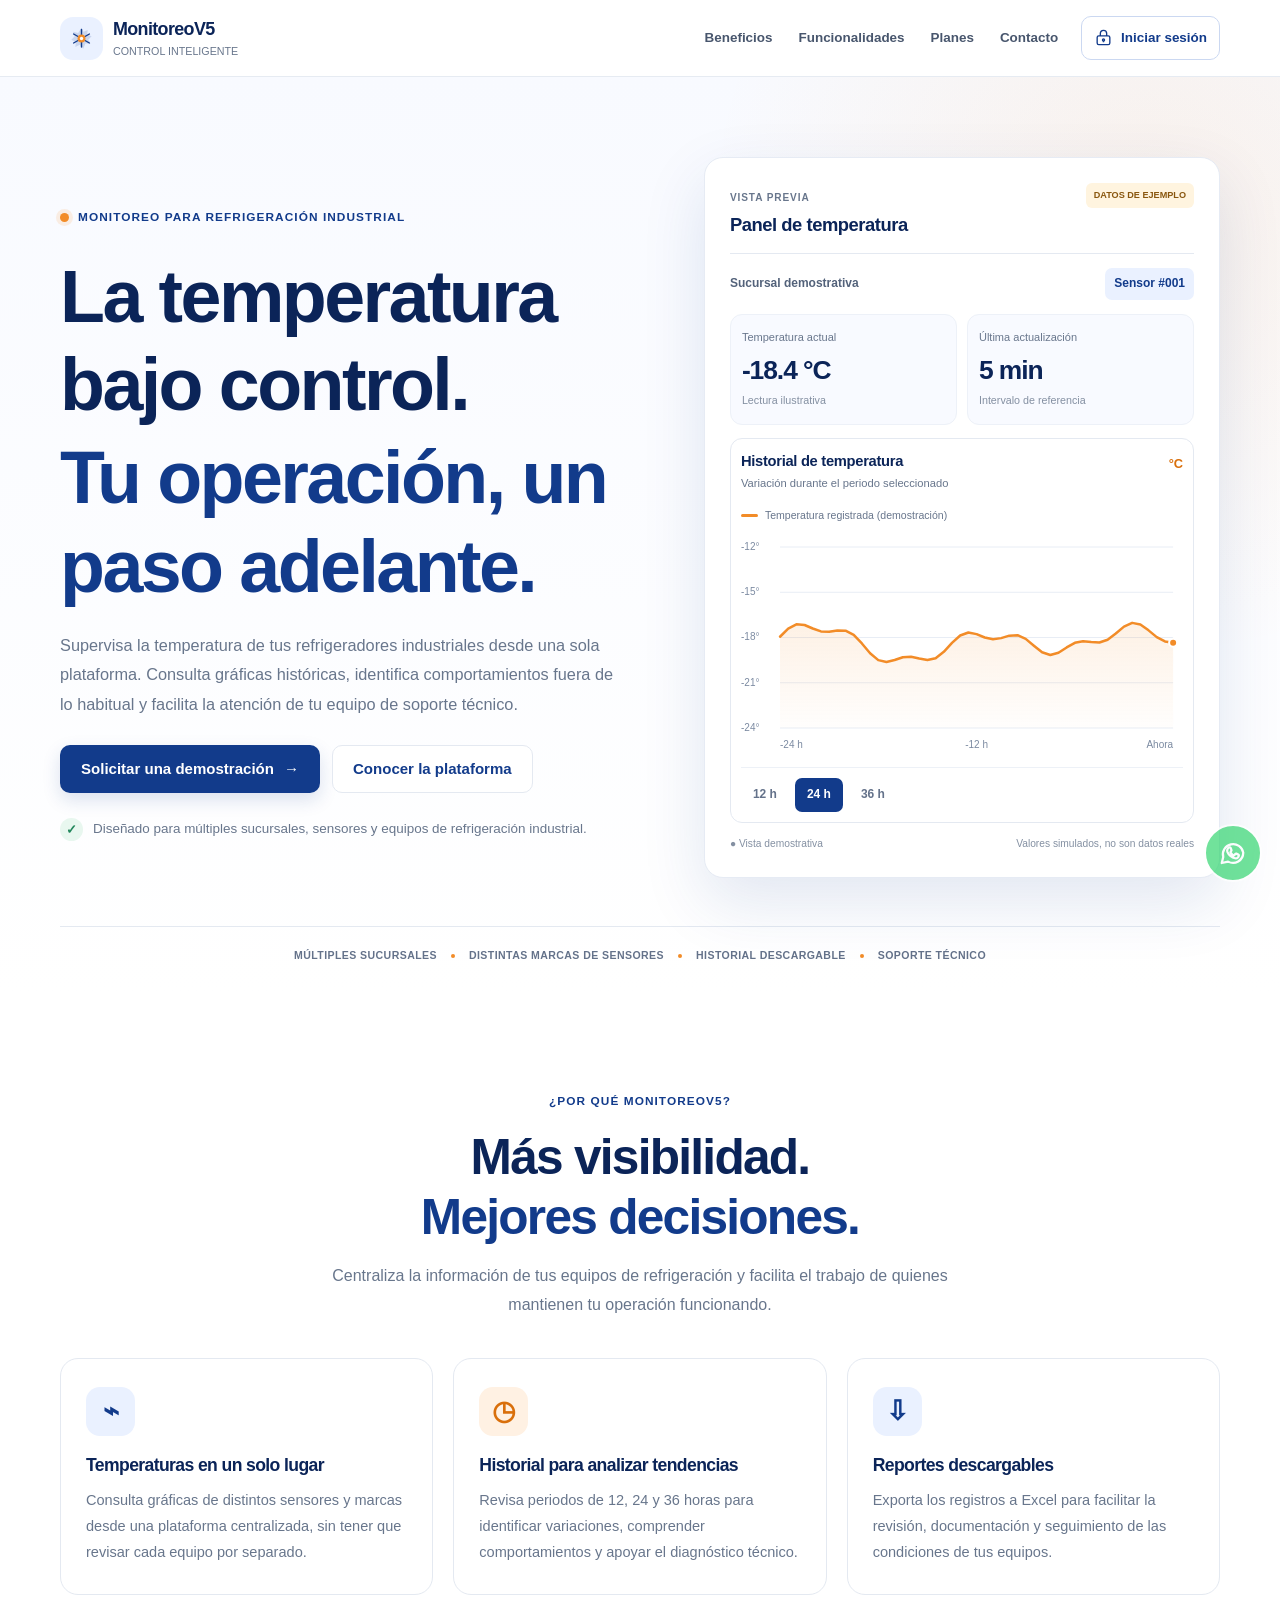
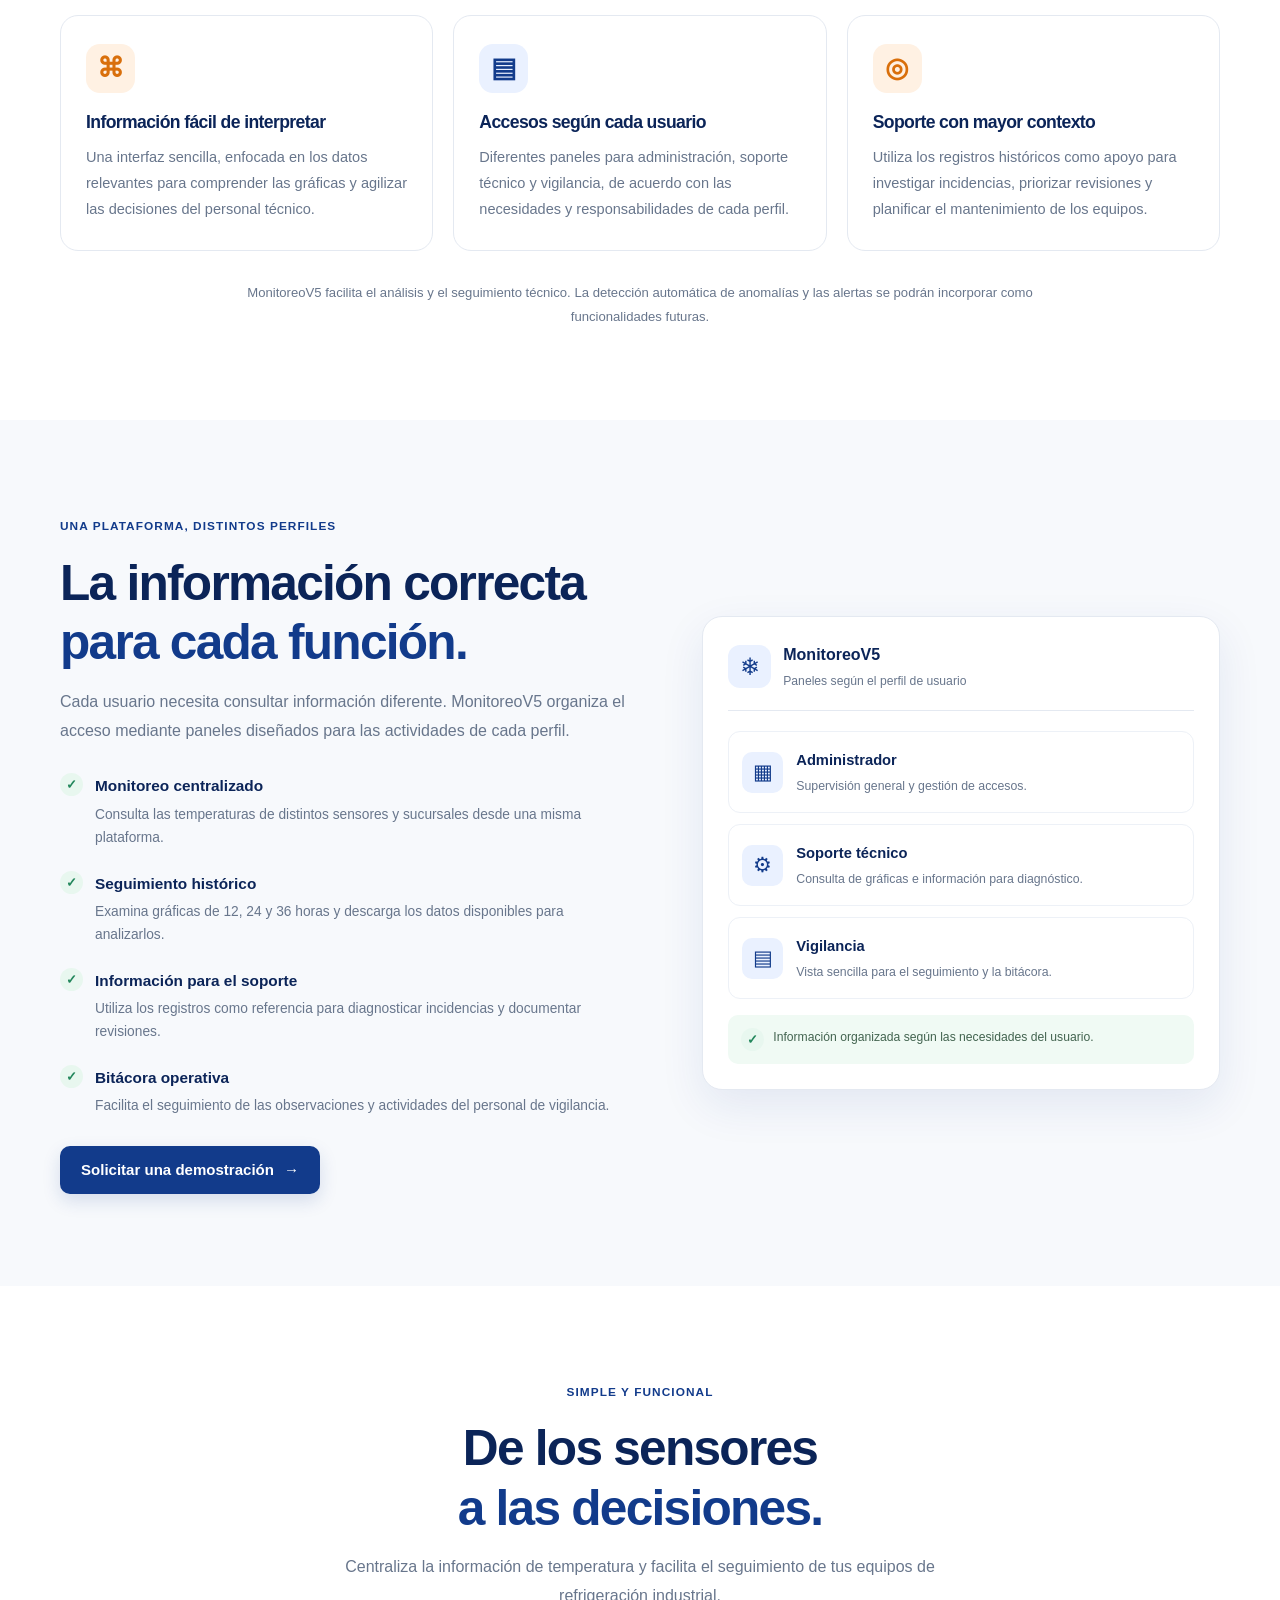
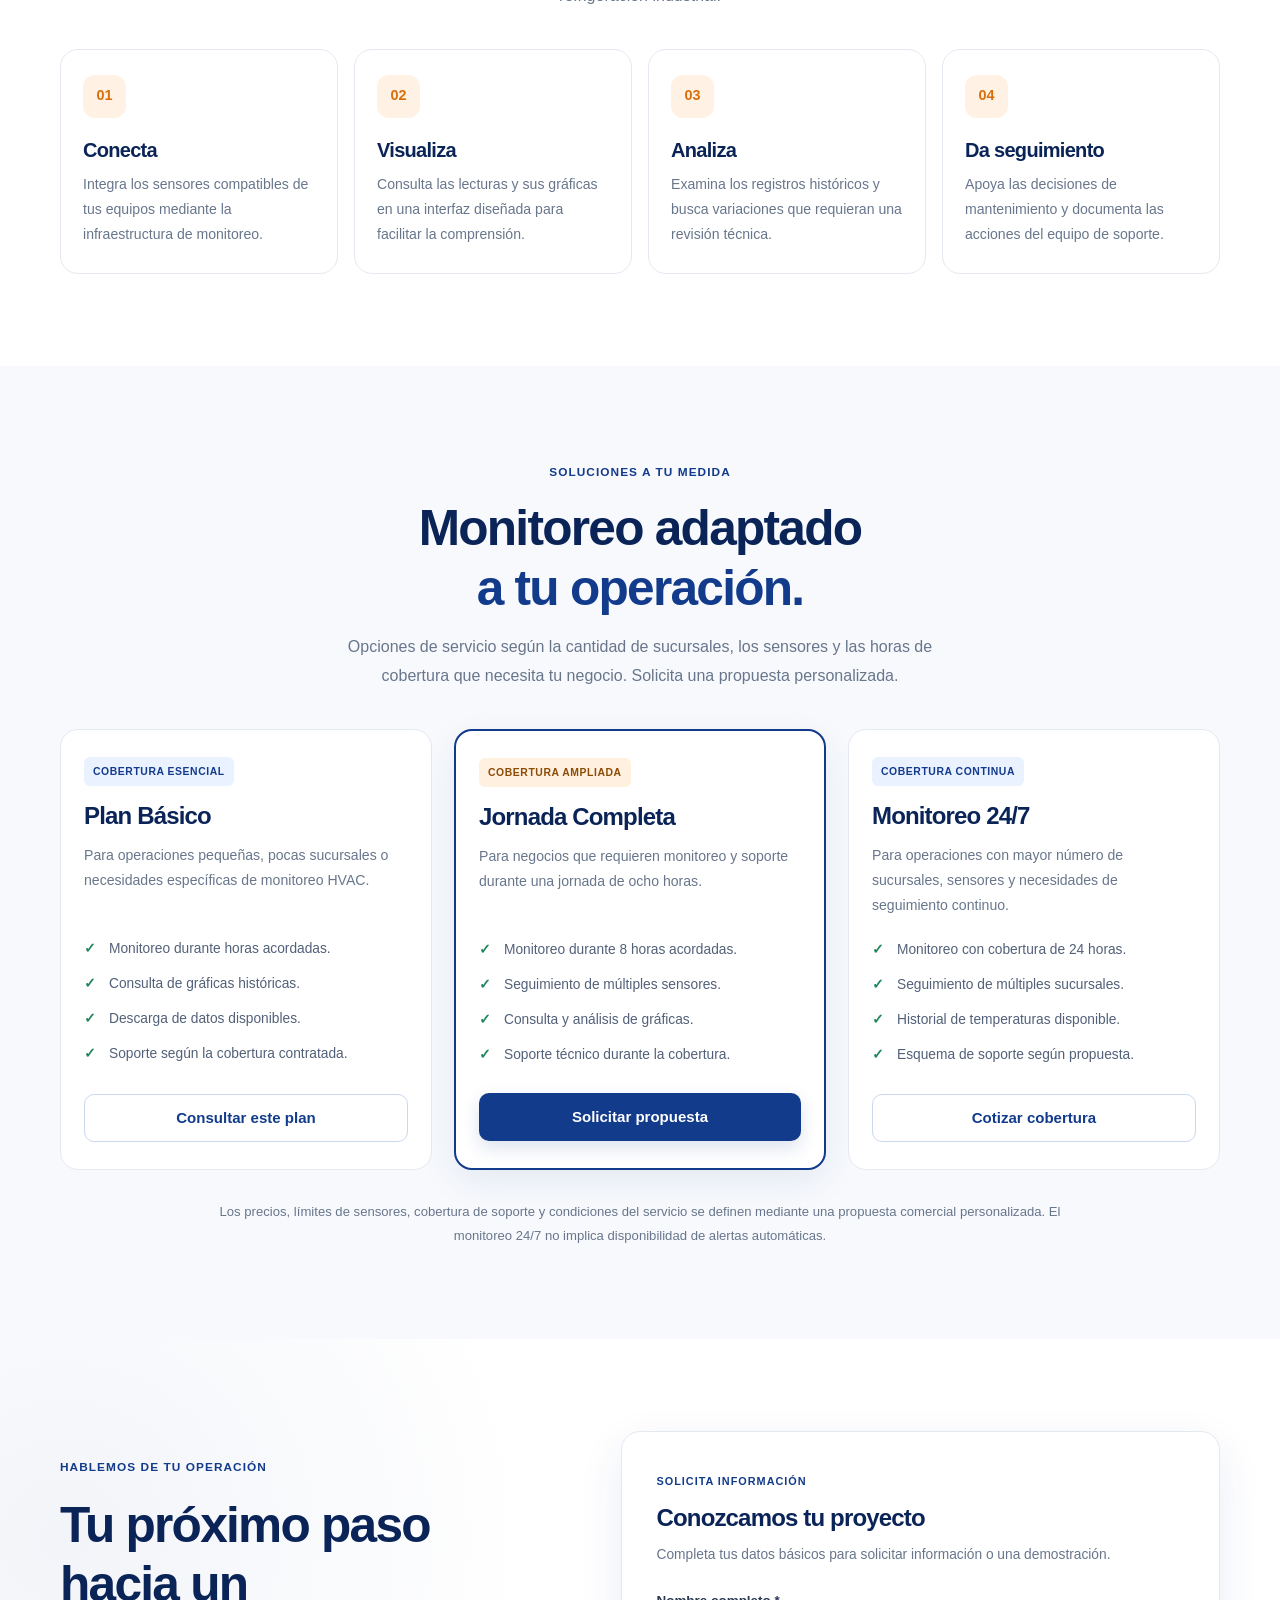
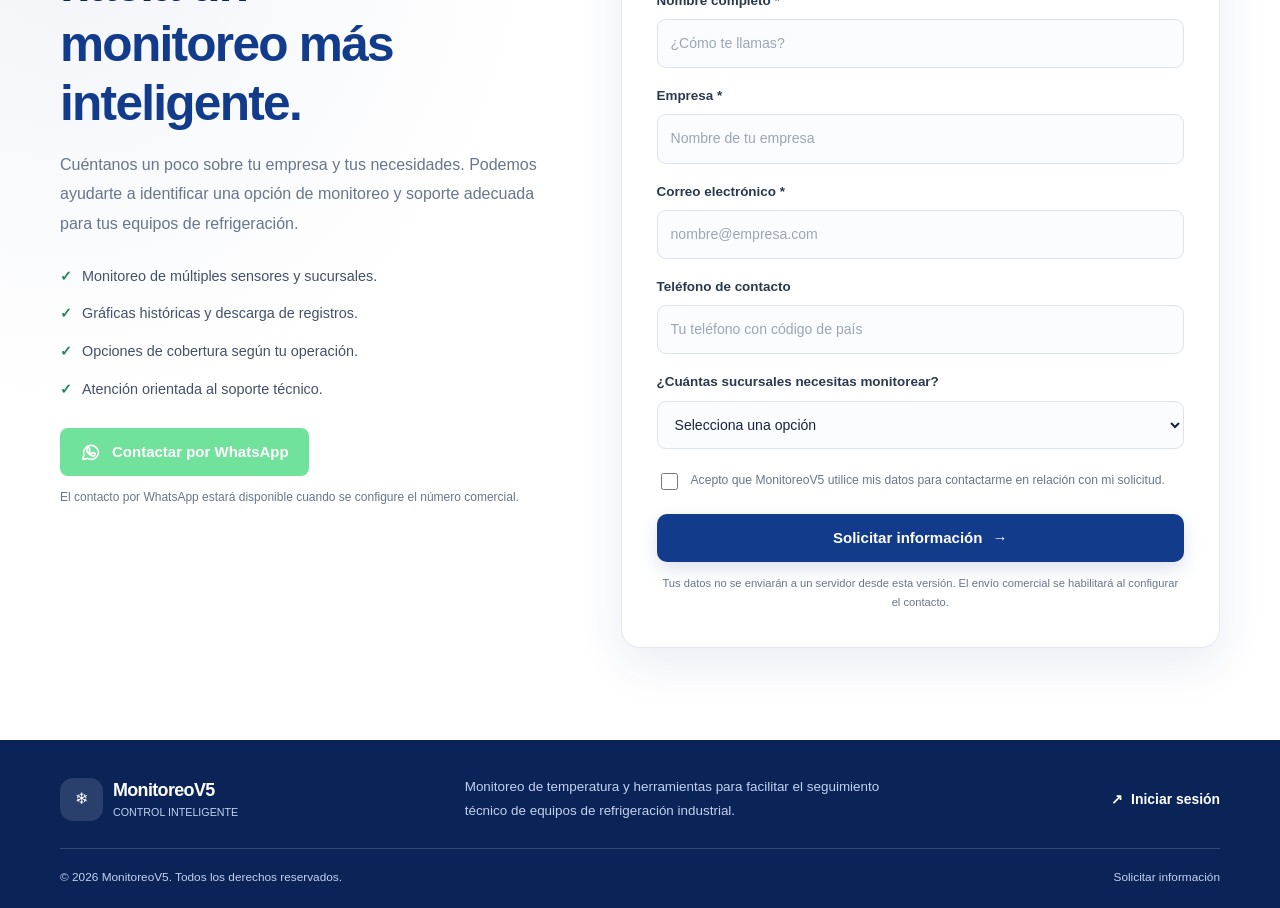
<file: index.html>
<!DOCTYPE html>
<html lang="es">
<head>
  <meta charset="UTF-8">
  <meta name="viewport" content="width=device-width, initial-scale=1.0">

  <meta name="theme-color" content="#123b8b">
  <meta name="description" content="MonitoreoV5: monitoreo de temperatura de refrigeradores industriales, gráficas históricas y soporte técnico para múltiples sucursales.">

  <title>MonitoreoV5 | Monitoreo inteligente de temperatura</title>

  <link rel="stylesheet" href="styles.css">

  <script src="app.js" defer></script>
</head>

<body>

  <!-- ENCABEZADO -->
  <header class="header">
    <nav class="nav container" aria-label="Navegación principal">

      <a class="brand" href="#inicio" aria-label="MonitoreoV5, inicio">
        <span class="brand-logo" aria-hidden="true">
          <!-- Logo provisional -->
          <svg viewBox="0 0 48 48" fill="none">
            <path d="M24 5L27.5 12L35 9L34 17L42 20L36 26L40 33L31 33L27 42L21 35L13 39L14 30L6 26L12 20L9 12L18 14L24 5Z"
              fill="currentColor" opacity=".15"/>
            <path d="M24 8V39M10 16L38 32M10 32L38 16"
              stroke="currentColor" stroke-width="2.5" stroke-linecap="round"/>
            <circle cx="24" cy="24" r="7" fill="#F28C28"/>
            <circle cx="24" cy="24" r="3" fill="white"/>
          </svg>
        </span>

        <span class="brand-text">
          <strong>MonitoreoV5</strong>
          <small>CONTROL INTELIGENTE</small>
        </span>
      </a>

      <button
        class="menu-toggle"
        id="menuToggle"
        type="button"
        aria-label="Abrir menú"
        aria-expanded="false"
        aria-controls="navLinks"
      >
        <span></span>
        <span></span>
        <span></span>
      </button>

      <div class="nav-links" id="navLinks">
        <a href="#beneficios">Beneficios</a>
        <a href="#funcionalidades">Funcionalidades</a>
        <a href="#planes">Planes</a>
        <a href="#contacto">Contacto</a>

        <a class="login-link" href="/login5.html">
          <svg viewBox="0 0 24 24" aria-hidden="true">
            <rect x="4" y="10" width="16" height="11" rx="2"/>
            <path d="M8 10V7a4 4 0 0 1 8 0v3"/>
            <circle cx="12" cy="15" r="1.3"/>
            <path d="M12 16.5V18"/>
          </svg>
          Iniciar sesión
        </a>
      </div>

    </nav>
  </header>

  <main>

    <!-- PORTADA -->
    <section class="hero" id="inicio">
      <div class="container">

        <div class="hero-grid">

          <div class="hero-content reveal">

            <div class="eyebrow">
              <span class="status-dot"></span>
              MONITOREO PARA REFRIGERACIÓN INDUSTRIAL
            </div>

            <h1>
              La temperatura bajo control.
              <span>Tu operación, un paso adelante.</span>
            </h1>

            <p class="hero-description">
              Supervisa la temperatura de tus refrigeradores industriales
              desde una sola plataforma. Consulta gráficas históricas,
              identifica comportamientos fuera de lo habitual y facilita
              la atención de tu equipo de soporte técnico.
            </p>

            <div class="hero-actions">
              <a class="btn btn-primary" href="#contacto">
                Solicitar una demostración
                <span aria-hidden="true">→</span>
              </a>

              <a class="btn btn-secondary" href="#funcionalidades">
                Conocer la plataforma
              </a>
            </div>

            <div class="hero-trust">
              <span class="check-icon" aria-hidden="true">✓</span>
              <p>
                Diseñado para múltiples sucursales, sensores y equipos
                de refrigeración industrial.
              </p>
            </div>

          </div>

          <!-- PANEL DEMOSTRATIVO -->
          <div class="dashboard-wrap reveal">

            <div class="dashboard">

              <div class="dashboard-header">
                <div>
                  <span class="dashboard-label">VISTA PREVIA</span>
                  <h2>Panel de temperatura</h2>
                </div>

                <span class="demo-badge">DATOS DE EJEMPLO</span>
              </div>

              <div class="dashboard-toolbar">
                <span>Sucursal demostrativa</span>
                <span class="filter-label">Sensor #001</span>
              </div>

              <div class="metrics-grid">

                <article class="metric-card">
                  <span>Temperatura actual</span>
                  <strong id="currentTemperature">-18.4 °C</strong>
                  <small>Lectura ilustrativa</small>
                </article>

                <article class="metric-card">
                  <span>Última actualización</span>
                  <strong>5 min</strong>
                  <small>Intervalo de referencia</small>
                </article>

              </div>

              <div class="chart-card">

                <div class="chart-header">
                  <div>
                    <h3>Historial de temperatura</h3>
                    <p>Variación durante el periodo seleccionado</p>
                  </div>

                  <strong class="temperature-value">°C</strong>
                </div>

                <div class="chart-legend">
                  <span></span>
                  Temperatura registrada (demostración)
                </div>

                <div class="chart-container">
                  <canvas
                    id="temperatureChart"
                    role="img"
                    aria-label="Gráfica ilustrativa de temperatura histórica"
                  >
                    Gráfica de demostración de temperatura.
                  </canvas>
                </div>

                <div class="chart-periods" aria-label="Periodo de la gráfica">
                  <button type="button" data-hours="12" aria-pressed="false">
                    12 h
                  </button>

                  <button
                    type="button"
                    data-hours="24"
                    class="active"
                    aria-pressed="true"
                  >
                    24 h
                  </button>

                  <button type="button" data-hours="36" aria-pressed="false">
                    36 h
                  </button>
                </div>

              </div>

              <div class="dashboard-footer">
                <span>● Vista demostrativa</span>
                <span>Valores simulados, no son datos reales</span>
              </div>

            </div>

          </div>

        </div>

        <div class="hero-strip">
          <span>MÚLTIPLES SUCURSALES</span>
          <span class="strip-divider"></span>
          <span>DISTINTAS MARCAS DE SENSORES</span>
          <span class="strip-divider"></span>
          <span>HISTORIAL DESCARGABLE</span>
          <span class="strip-divider"></span>
          <span>SOPORTE TÉCNICO</span>
        </div>

      </div>
    </section>

    <!-- BENEFICIOS -->
    <section class="section" id="beneficios">
      <div class="container">

        <div class="section-heading reveal">
          <span class="eyebrow">¿POR QUÉ MONITOREOV5?</span>

          <h2>
            Más visibilidad.
            <span>Mejores decisiones.</span>
          </h2>

          <p>
            Centraliza la información de tus equipos de refrigeración
            y facilita el trabajo de quienes mantienen tu operación funcionando.
          </p>
        </div>

        <div class="benefits-grid">

          <article class="benefit-card reveal">
            <div class="benefit-icon blue-icon" aria-hidden="true">⌁</div>

            <h3>Temperaturas en un solo lugar</h3>

            <p>
              Consulta gráficas de distintos sensores y marcas desde
              una plataforma centralizada, sin tener que revisar
              cada equipo por separado.
            </p>
          </article>

          <article class="benefit-card reveal">
            <div class="benefit-icon orange-icon" aria-hidden="true">◷</div>

            <h3>Historial para analizar tendencias</h3>

            <p>
              Revisa periodos de 12, 24 y 36 horas para identificar
              variaciones, comprender comportamientos y apoyar
              el diagnóstico técnico.
            </p>
          </article>

          <article class="benefit-card reveal">
            <div class="benefit-icon blue-icon" aria-hidden="true">⇩</div>

            <h3>Reportes descargables</h3>

            <p>
              Exporta los registros a Excel para facilitar la revisión,
              documentación y seguimiento de las condiciones
              de tus equipos.
            </p>
          </article>

          <article class="benefit-card reveal">
            <div class="benefit-icon orange-icon" aria-hidden="true">⌘</div>

            <h3>Información fácil de interpretar</h3>

            <p>
              Una interfaz sencilla, enfocada en los datos relevantes
              para comprender las gráficas y agilizar las decisiones
              del personal técnico.
            </p>
          </article>

          <article class="benefit-card reveal">
            <div class="benefit-icon blue-icon" aria-hidden="true">▤</div>

            <h3>Accesos según cada usuario</h3>

            <p>
              Diferentes paneles para administración, soporte técnico
              y vigilancia, de acuerdo con las necesidades
              y responsabilidades de cada perfil.
            </p>
          </article>

          <article class="benefit-card reveal">
            <div class="benefit-icon orange-icon" aria-hidden="true">◎</div>

            <h3>Soporte con mayor contexto</h3>

            <p>
              Utiliza los registros históricos como apoyo para investigar
              incidencias, priorizar revisiones y planificar
              el mantenimiento de los equipos.
            </p>
          </article>

        </div>

        <p class="section-note reveal">
          MonitoreoV5 facilita el análisis y el seguimiento técnico.
          La detección automática de anomalías y las alertas
          se podrán incorporar como funcionalidades futuras.
        </p>

      </div>
    </section>


    <!-- FUNCIONALIDADES -->
    <section class="section features-section" id="funcionalidades">
      <div class="container">

        <div class="features-grid">

          <div class="features-content reveal">

            <span class="eyebrow">UNA PLATAFORMA, DISTINTOS PERFILES</span>

            <h2>
              La información correcta
              <span>para cada función.</span>
            </h2>

            <p>
              Cada usuario necesita consultar información diferente.
              MonitoreoV5 organiza el acceso mediante paneles diseñados
              para las actividades de cada perfil.
            </p>

            <ul class="feature-list">

              <li>
                <span class="check-icon" aria-hidden="true">✓</span>
                <div>
                  <strong>Monitoreo centralizado</strong>
                  <p>
                    Consulta las temperaturas de distintos sensores
                    y sucursales desde una misma plataforma.
                  </p>
                </div>
              </li>

              <li>
                <span class="check-icon" aria-hidden="true">✓</span>
                <div>
                  <strong>Seguimiento histórico</strong>
                  <p>
                    Examina gráficas de 12, 24 y 36 horas y descarga
                    los datos disponibles para analizarlos.
                  </p>
                </div>
              </li>

              <li>
                <span class="check-icon" aria-hidden="true">✓</span>
                <div>
                  <strong>Información para el soporte</strong>
                  <p>
                    Utiliza los registros como referencia para
                    diagnosticar incidencias y documentar revisiones.
                  </p>
                </div>
              </li>

              <li>
                <span class="check-icon" aria-hidden="true">✓</span>
                <div>
                  <strong>Bitácora operativa</strong>
                  <p>
                    Facilita el seguimiento de las observaciones
                    y actividades del personal de vigilancia.
                  </p>
                </div>
              </li>

            </ul>

            <a class="btn btn-primary" href="#contacto">
              Solicitar una demostración
              <span aria-hidden="true">→</span>
            </a>

          </div>


          <!-- TARJETA DE PERFILES -->
          <div class="roles-panel reveal">

            <div class="roles-heading">

              <div class="roles-logo" aria-hidden="true">❄</div>

              <div>
                <strong>MonitoreoV5</strong>
                <p>Paneles según el perfil de usuario</p>
              </div>

            </div>

            <article class="role-card">

              <div class="role-icon" aria-hidden="true">▦</div>

              <div>
                <strong>Administrador</strong>
                <p>Supervisión general y gestión de accesos.</p>
              </div>

            </article>

            <article class="role-card">

              <div class="role-icon" aria-hidden="true">⚙</div>

              <div>
                <strong>Soporte técnico</strong>
                <p>Consulta de gráficas e información para diagnóstico.</p>
              </div>

            </article>

            <article class="role-card">

              <div class="role-icon" aria-hidden="true">▤</div>

              <div>
                <strong>Vigilancia</strong>
                <p>Vista sencilla para el seguimiento y la bitácora.</p>
              </div>

            </article>

            <div class="roles-note">
              <span class="check-icon" aria-hidden="true">✓</span>
              <span>Información organizada según las necesidades del usuario.</span>
            </div>

          </div>

        </div>

      </div>
    </section>


    <!-- CÓMO FUNCIONA -->
    <section class="section" id="como-funciona">
      <div class="container">

        <div class="section-heading reveal">

          <span class="eyebrow">SIMPLE Y FUNCIONAL</span>

          <h2>
            De los sensores
            <span>a las decisiones.</span>
          </h2>

          <p>
            Centraliza la información de temperatura y facilita
            el seguimiento de tus equipos de refrigeración industrial.
          </p>

        </div>

        <div class="process-grid">

          <article class="process-card reveal">
            <span>01</span>
            <h3>Conecta</h3>
            <p>
              Integra los sensores compatibles de tus equipos
              mediante la infraestructura de monitoreo.
            </p>
          </article>

          <article class="process-card reveal">
            <span>02</span>
            <h3>Visualiza</h3>
            <p>
              Consulta las lecturas y sus gráficas en una interfaz
              diseñada para facilitar la comprensión.
            </p>
          </article>

          <article class="process-card reveal">
            <span>03</span>
            <h3>Analiza</h3>
            <p>
              Examina los registros históricos y busca variaciones
              que requieran una revisión técnica.
            </p>
          </article>

          <article class="process-card reveal">
            <span>04</span>
            <h3>Da seguimiento</h3>
            <p>
              Apoya las decisiones de mantenimiento y documenta
              las acciones del equipo de soporte.
            </p>
          </article>

        </div>

      </div>
    </section>


    <!-- PLANES -->
    <section class="section plans-section" id="planes">
      <div class="container">

        <div class="section-heading reveal">

          <span class="eyebrow">SOLUCIONES A TU MEDIDA</span>

          <h2>
            Monitoreo adaptado
            <span>a tu operación.</span>
          </h2>

          <p>
            Opciones de servicio según la cantidad de sucursales,
            los sensores y las horas de cobertura que necesita tu negocio.
            Solicita una propuesta personalizada.
          </p>

        </div>

        <div class="plans-grid">

          <article class="plan-card reveal">

            <span class="plan-label">COBERTURA ESENCIAL</span>

            <h3>Plan Básico</h3>

            <p>
              Para operaciones pequeñas, pocas sucursales
              o necesidades específicas de monitoreo HVAC.
            </p>

            <ul>
              <li>Monitoreo durante horas acordadas.</li>
              <li>Consulta de gráficas históricas.</li>
              <li>Descarga de datos disponibles.</li>
              <li>Soporte según la cobertura contratada.</li>
            </ul>

            <a
              class="btn btn-outline"
              href="#contacto"
              data-plan="Plan Básico"
            >
              Consultar este plan
            </a>

          </article>


          <article class="plan-card plan-featured reveal">

            <span class="plan-label">COBERTURA AMPLIADA</span>

            <h3>Jornada Completa</h3>

            <p>
              Para negocios que requieren monitoreo y soporte
              durante una jornada de ocho horas.
            </p>

            <ul>
              <li>Monitoreo durante 8 horas acordadas.</li>
              <li>Seguimiento de múltiples sensores.</li>
              <li>Consulta y análisis de gráficas.</li>
              <li>Soporte técnico durante la cobertura.</li>
            </ul>

            <a
              class="btn btn-primary"
              href="#contacto"
              data-plan="Jornada Completa"
            >
              Solicitar propuesta
            </a>

          </article>


          <article class="plan-card reveal">

            <span class="plan-label">COBERTURA CONTINUA</span>

            <h3>Monitoreo 24/7</h3>

            <p>
              Para operaciones con mayor número de sucursales,
              sensores y necesidades de seguimiento continuo.
            </p>

            <ul>
              <li>Monitoreo con cobertura de 24 horas.</li>
              <li>Seguimiento de múltiples sucursales.</li>
              <li>Historial de temperaturas disponible.</li>
              <li>Esquema de soporte según propuesta.</li>
            </ul>

            <a
              class="btn btn-outline"
              href="#contacto"
              data-plan="Monitoreo 24/7"
            >
              Cotizar cobertura
            </a>

          </article>

        </div>

        <p class="section-note reveal">
          Los precios, límites de sensores, cobertura de soporte
          y condiciones del servicio se definen mediante una propuesta
          comercial personalizada. El monitoreo 24/7 no implica
          disponibilidad de alertas automáticas.
        </p>

      </div>
    </section>

    
    <!-- CONTACTO Y FORMULARIO DE PROSPECTOS -->
    <section class="section contact-section" id="contacto">
      <div class="container">

        <div class="contact-grid">

          <div class="contact-content reveal">

            <span class="eyebrow">HABLEMOS DE TU OPERACIÓN</span>

            <h2>
              Tu próximo paso hacia un
              <span>monitoreo más inteligente.</span>
            </h2>

            <p>
              Cuéntanos un poco sobre tu empresa y tus necesidades.
              Podemos ayudarte a identificar una opción de monitoreo
              y soporte adecuada para tus equipos de refrigeración.
            </p>

            <div class="contact-points">

              <p>
                <span aria-hidden="true">✓</span>
                Monitoreo de múltiples sensores y sucursales.
              </p>

              <p>
                <span aria-hidden="true">✓</span>
                Gráficas históricas y descarga de registros.
              </p>

              <p>
                <span aria-hidden="true">✓</span>
                Opciones de cobertura según tu operación.
              </p>

              <p>
                <span aria-hidden="true">✓</span>
                Atención orientada al soporte técnico.
              </p>

            </div>

            <a
              class="whatsapp-link"
              href="#contacto"
              data-whatsapp
              aria-label="Contactar a MonitoreoV5 por WhatsApp"
            >
              <svg viewBox="0 0 24 24" aria-hidden="true">
                <path d="M20.2 11.7a8.2 8.2 0 0 1-12.1 7.2L3 20l1.2-4.8A8.2 8.2 0 1 1 20.2 11.7Z"/>
                <path d="M8.2 7.9c.3-.5.6-.5.9-.5h.4c.2 0 .4.1.5.4l.8 1.8c.1.2.1.4-.1.6l-.6.8c-.2.2-.2.4 0 .7.5.9 1.3 1.7 2.2 2.2.3.2.5.2.7-.1l.9-1.1c.2-.2.4-.3.7-.2l1.7.8c.3.1.4.3.4.5 0 .3-.1 1.2-.8 1.8-.6.6-1.4.8-2.3.6-1.1-.2-2.4-.8-3.7-1.9-1.1-.9-2-2.2-2.4-3.2-.4-1.1-.1-2.2.7-3.2Z"/>
              </svg>

              Contactar por WhatsApp
            </a>

            <p class="contact-note" id="whatsappNote">
              El contacto por WhatsApp estará disponible cuando
              se configure el número comercial.
            </p>

          </div>


          <!-- FORMULARIO -->
          <form class="lead-form reveal" id="leadForm">

            <div class="form-heading">
              <span class="eyebrow">SOLICITA INFORMACIÓN</span>

              <h3>Conozcamos tu proyecto</h3>

              <p>
                Completa tus datos básicos para solicitar
                información o una demostración.
              </p>
            </div>


            <div class="form-field">
              <label for="name">Nombre completo *</label>

              <input
                type="text"
                id="name"
                name="name"
                placeholder="¿Cómo te llamas?"
                autocomplete="name"
                maxlength="100"
                required
              >
            </div>


            <div class="form-field">
              <label for="company">Empresa *</label>

              <input
                type="text"
                id="company"
                name="company"
                placeholder="Nombre de tu empresa"
                autocomplete="organization"
                maxlength="120"
                required
              >
            </div>


            <div class="form-field">
              <label for="email">Correo electrónico *</label>

              <input
                type="email"
                id="email"
                name="email"
                placeholder="nombre@empresa.com"
                autocomplete="email"
                maxlength="150"
                required
              >
            </div>


            <div class="form-field">
              <label for="phone">Teléfono de contacto</label>

              <input
                type="tel"
                id="phone"
                name="phone"
                placeholder="Tu teléfono con código de país"
                autocomplete="tel"
                maxlength="25"
              >
            </div>


            <div class="form-field">
              <label for="branches">¿Cuántas sucursales necesitas monitorear?</label>

              <select id="branches" name="branches">
                <option value="No especificado">Selecciona una opción</option>
                <option value="1 sucursal">1 sucursal</option>
                <option value="2 a 5 sucursales">2 a 5 sucursales</option>
                <option value="6 a 20 sucursales">6 a 20 sucursales</option>
                <option value="21 a 50 sucursales">21 a 50 sucursales</option>
                <option value="Más de 50 sucursales">Más de 50 sucursales</option>
              </select>
            </div>


            <div class="consent">
              <input
                type="checkbox"
                id="privacyConsent"
                name="privacyConsent"
                required
              >

              <label for="privacyConsent">
                Acepto que MonitoreoV5 utilice mis datos para
                contactarme en relación con mi solicitud.
              </label>
            </div>


            <button class="btn btn-primary btn-full" type="submit">
              Solicitar información
              <span aria-hidden="true">→</span>
            </button>

            <p
              class="form-message"
              id="formMessage"
              role="status"
              aria-live="polite"
            ></p>

            <p class="form-disclaimer">
              Tus datos no se enviarán a un servidor desde esta versión.
              El envío comercial se habilitará al configurar el contacto.
            </p>

          </form>

        </div>

      </div>
    </section>

  </main>


  <!-- PIE DE PÁGINA -->
  <footer class="footer">

    <div class="container">

      <div class="footer-main">

        <a class="brand footer-brand" href="#inicio">

          <span class="brand-logo" aria-hidden="true">
            ❄
          </span>

          <span class="brand-text">
            <strong>MonitoreoV5</strong>
            <small>CONTROL INTELIGENTE</small>
          </span>

        </a>

        <p>
          Monitoreo de temperatura y herramientas para facilitar
          el seguimiento técnico de equipos de refrigeración industrial.
        </p>

        <a class="footer-login" href="/login5.html">
          <span aria-hidden="true">↗</span>
          Iniciar sesión
        </a>

      </div>


      <div class="footer-bottom">

        <span>
          © <span id="currentYear">2026</span> MonitoreoV5.
          Todos los derechos reservados.
        </span>

        <a href="#contacto">Solicitar información</a>

      </div>

    </div>

  </footer>


  <!-- BOTÓN FLOTANTE DE WHATSAPP -->
  <a
    class="whatsapp-float"
    href="#contacto"
    data-whatsapp
    aria-label="Contactar a MonitoreoV5 por WhatsApp"
    title="Contactar por WhatsApp"
  >

    <svg viewBox="0 0 24 24" aria-hidden="true">
      <path d="M20.2 11.7a8.2 8.2 0 0 1-12.1 7.2L3 20l1.2-4.8A8.2 8.2 0 1 1 20.2 11.7Z"/>
      <path d="M8.2 7.9c.3-.5.6-.5.9-.5h.4c.2 0 .4.1.5.4l.8 1.8c.1.2.1.4-.1.6l-.6.8c-.2.2-.2.4 0 .7.5.9 1.3 1.7 2.2 2.2.3.2.5.2.7-.1l.9-1.1c.2-.2.4-.3.7-.2l1.7.8c.3.1.4.3.4.5 0 .3-.1 1.2-.8 1.8-.6.6-1.4.8-2.3.6-1.1-.2-2.4-.8-3.7-1.9-1.1-.9-2-2.2-2.4-3.2-.4-1.1-.1-2.2.7-3.2Z"/>
    </svg>

  </a>

</body>
</html>
</file>
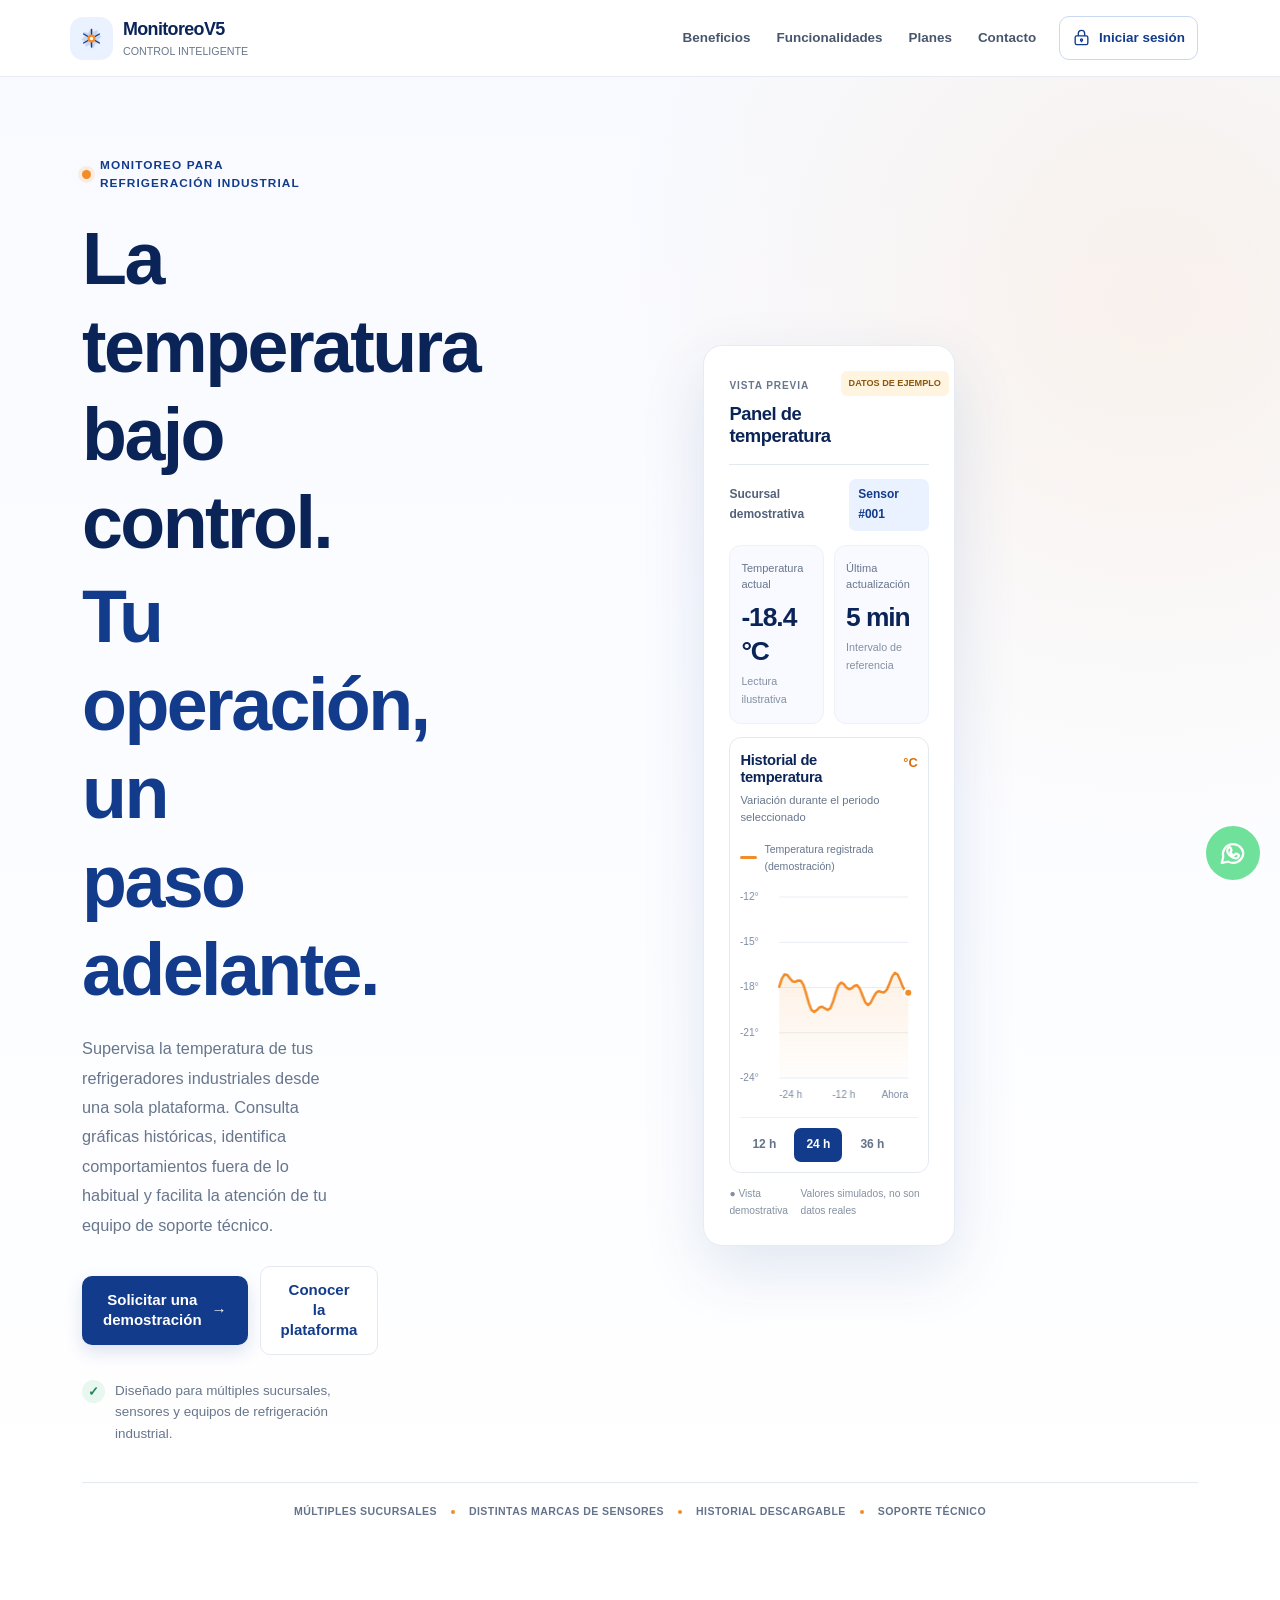
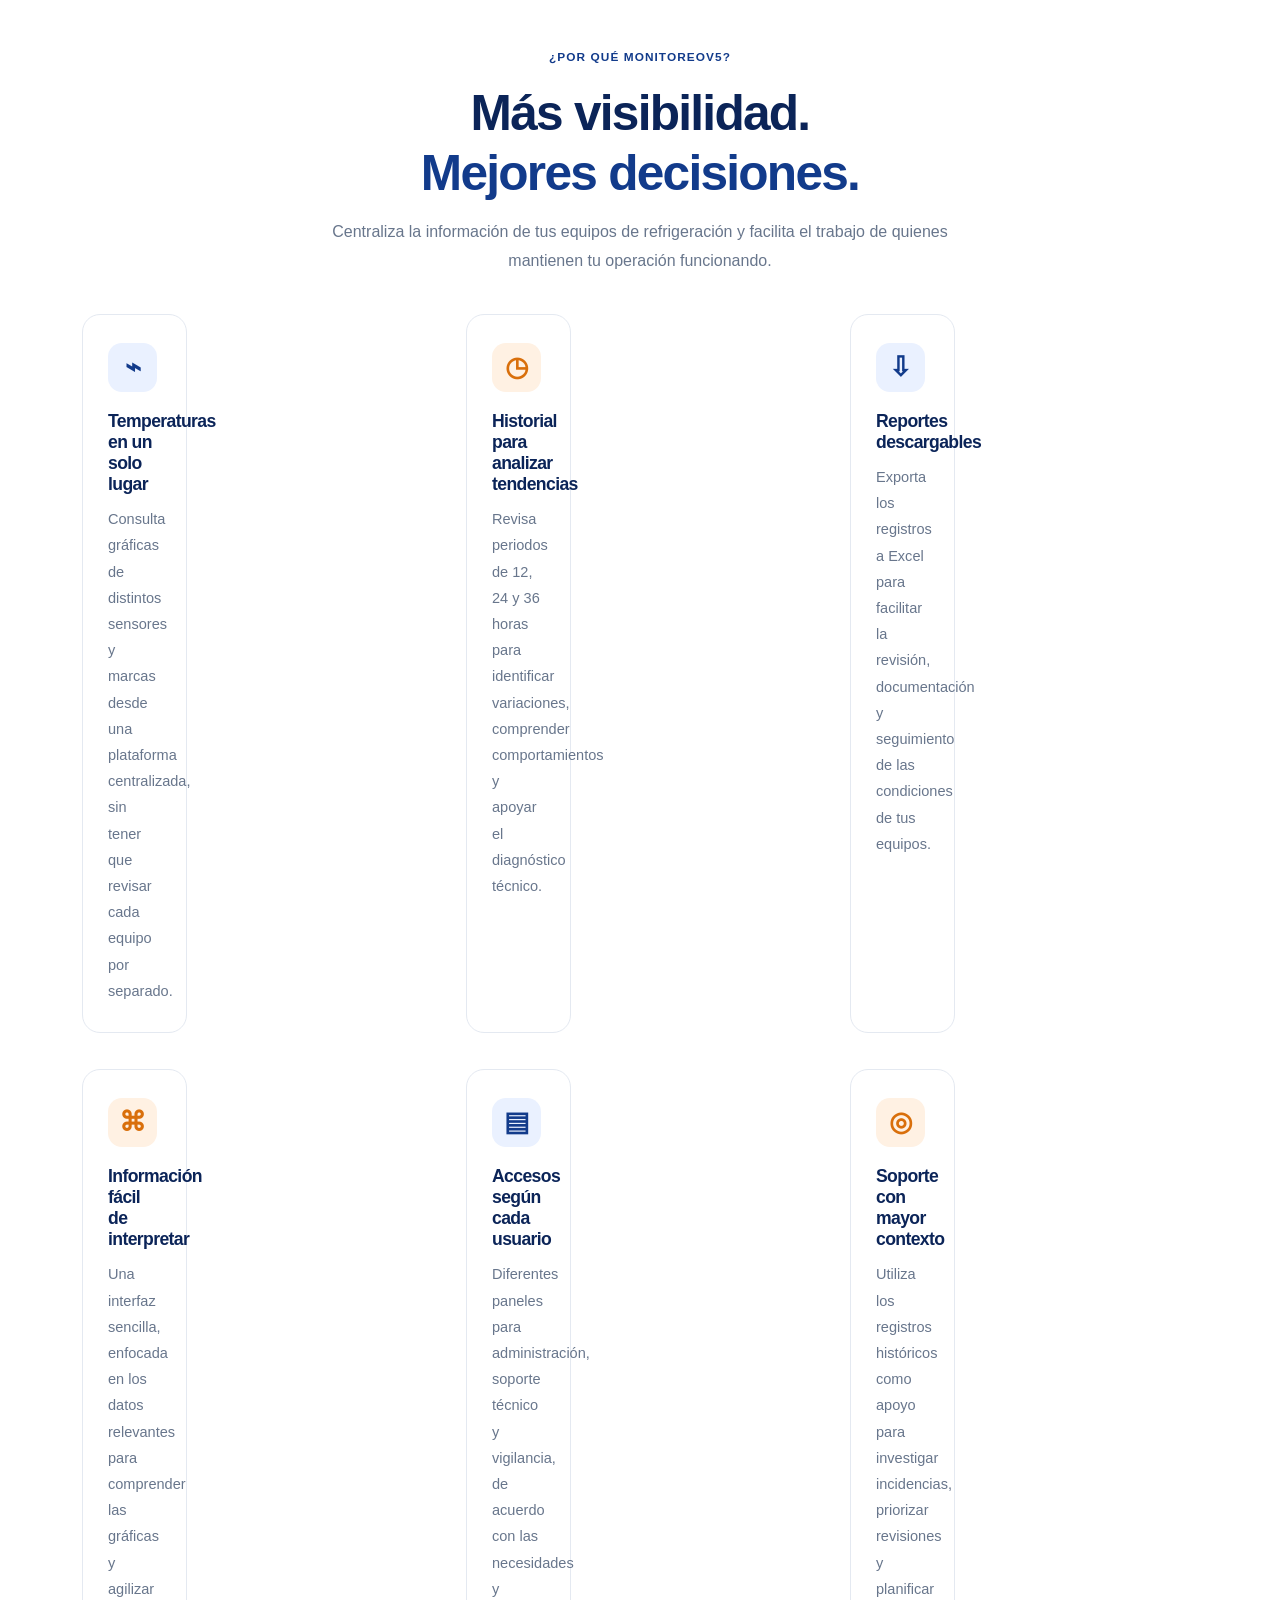
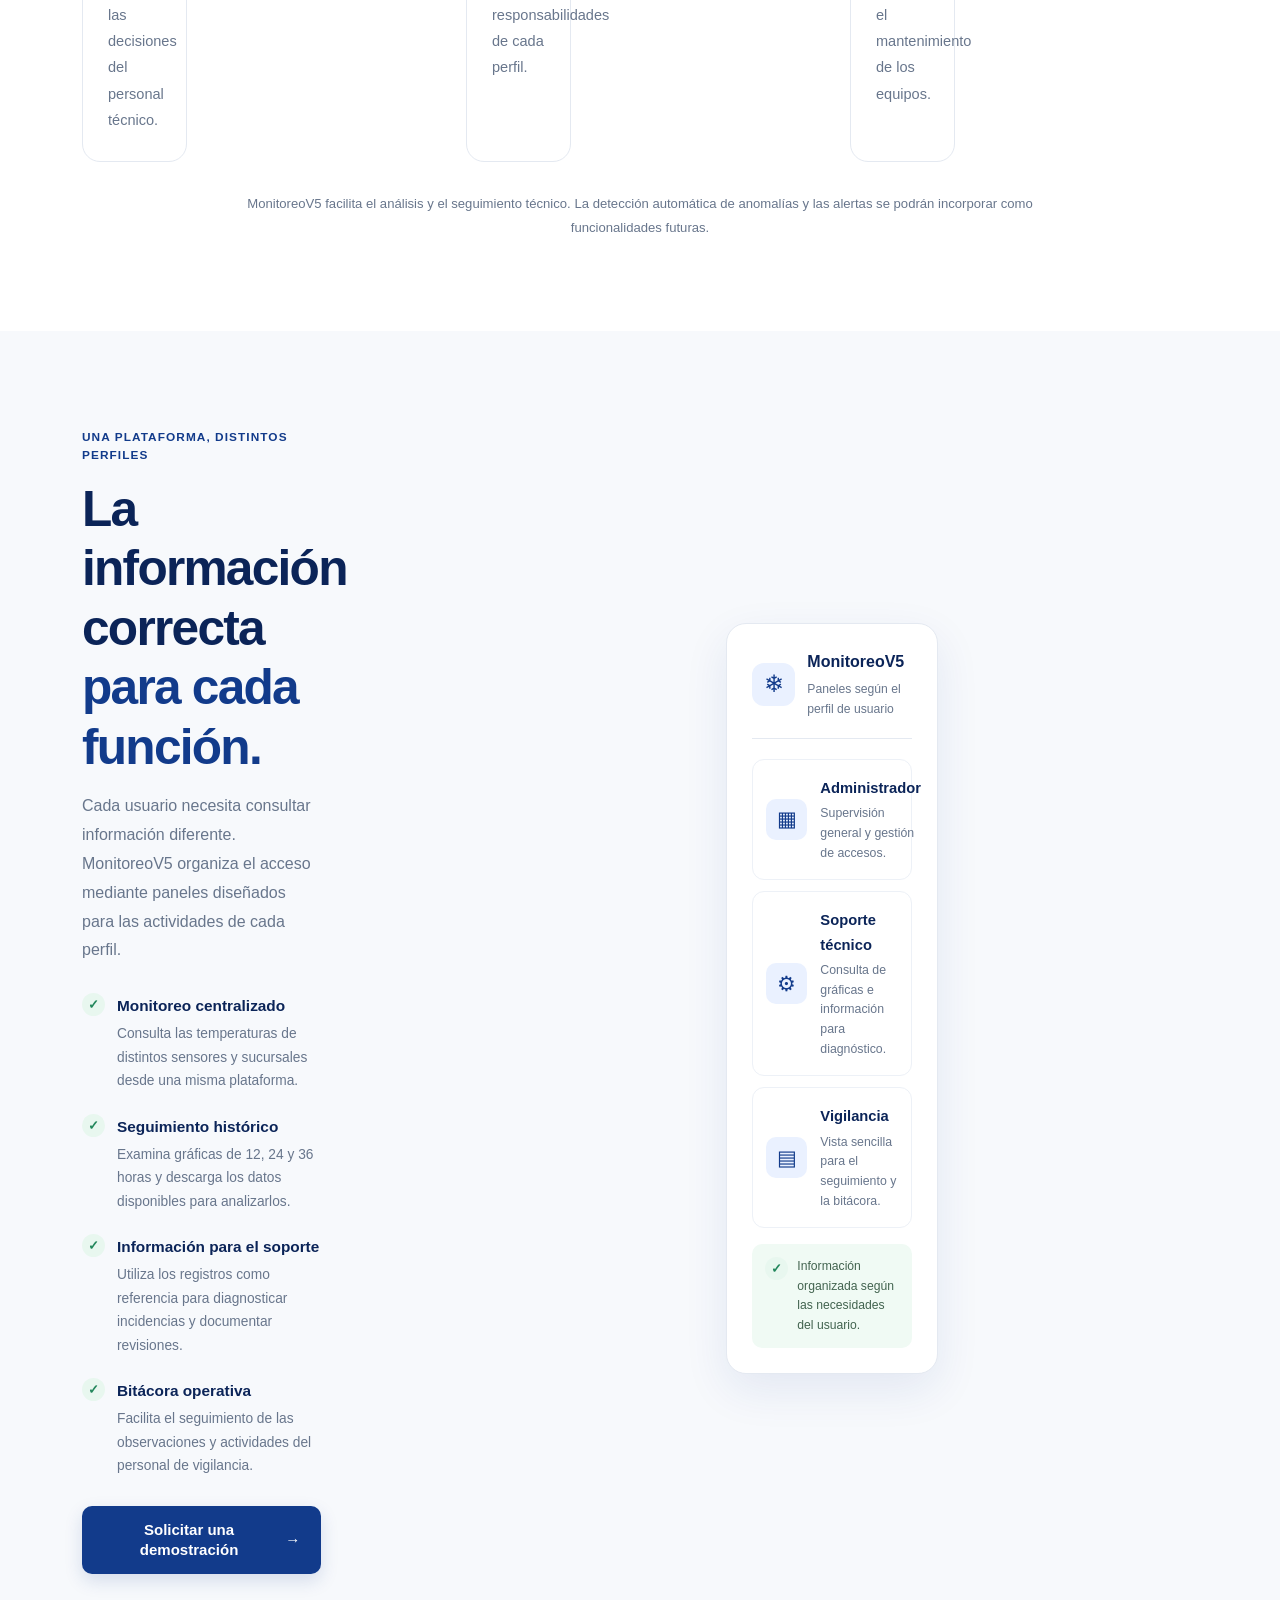
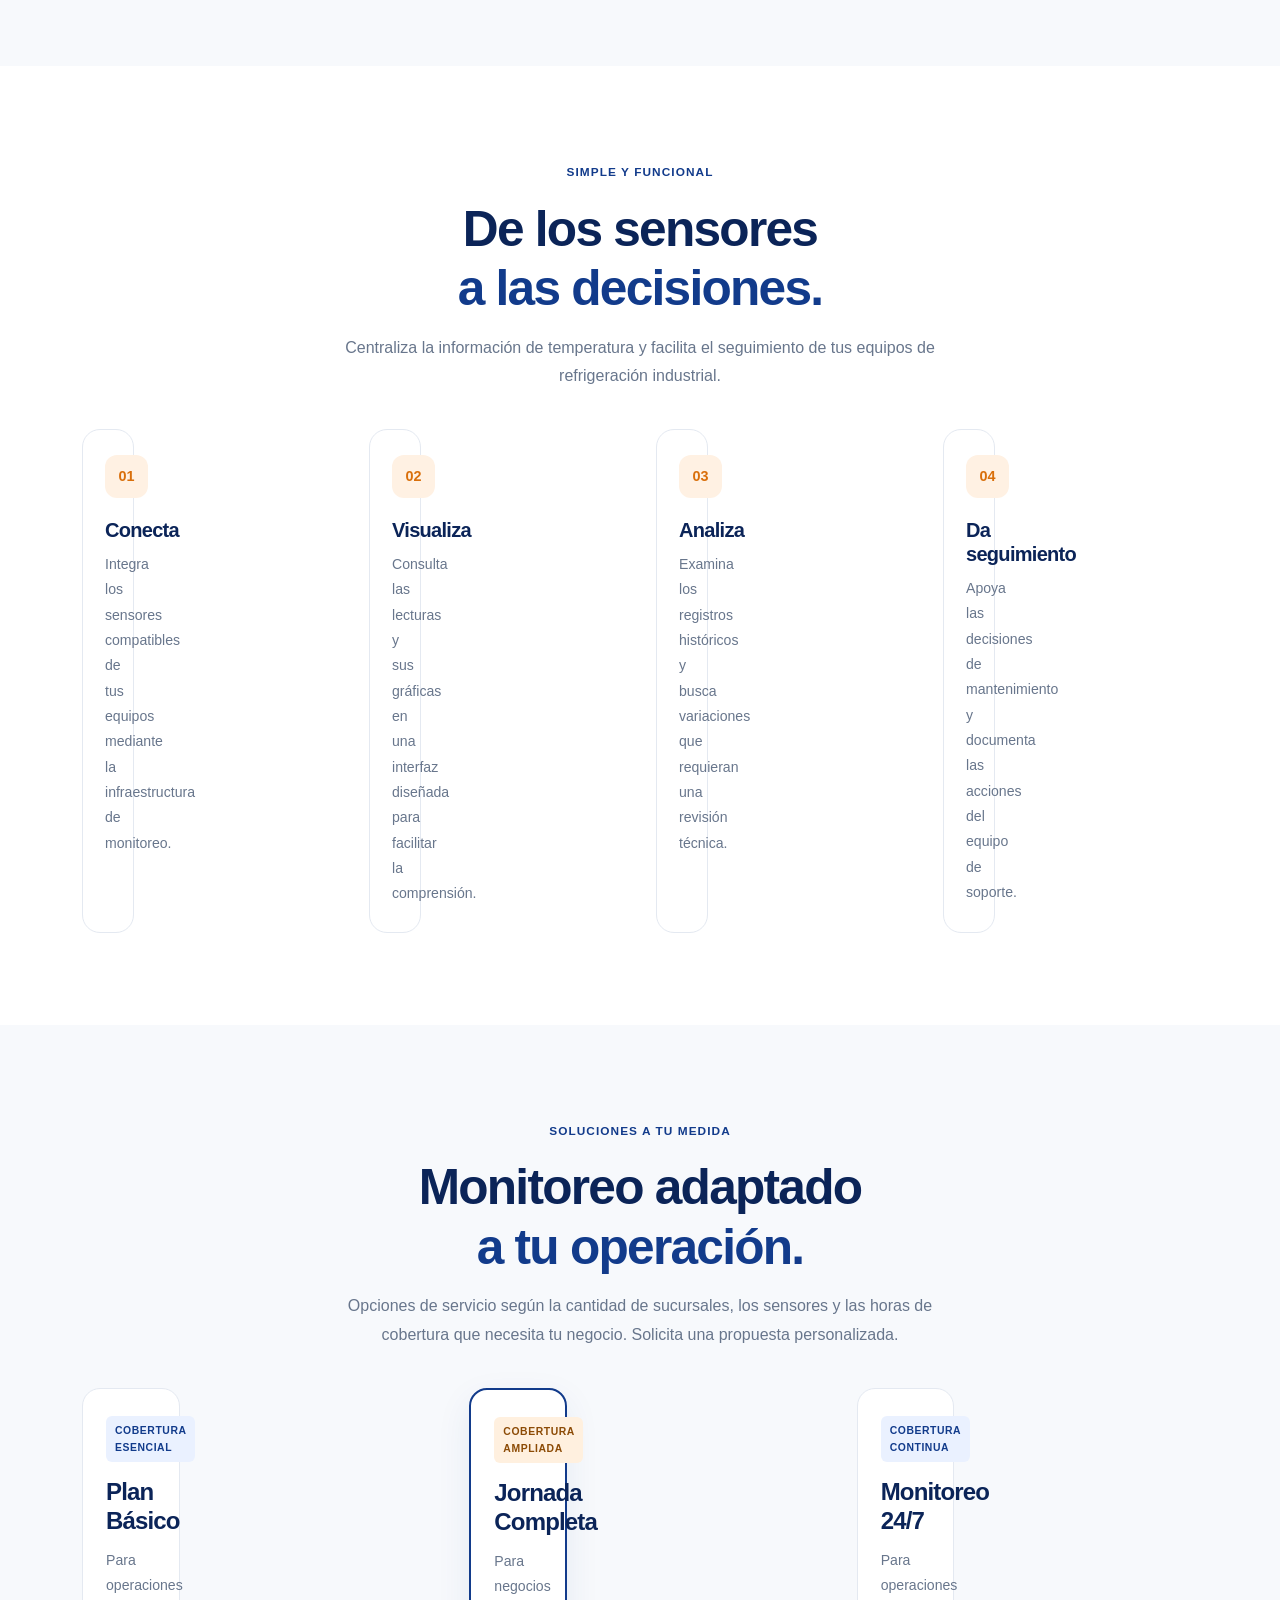
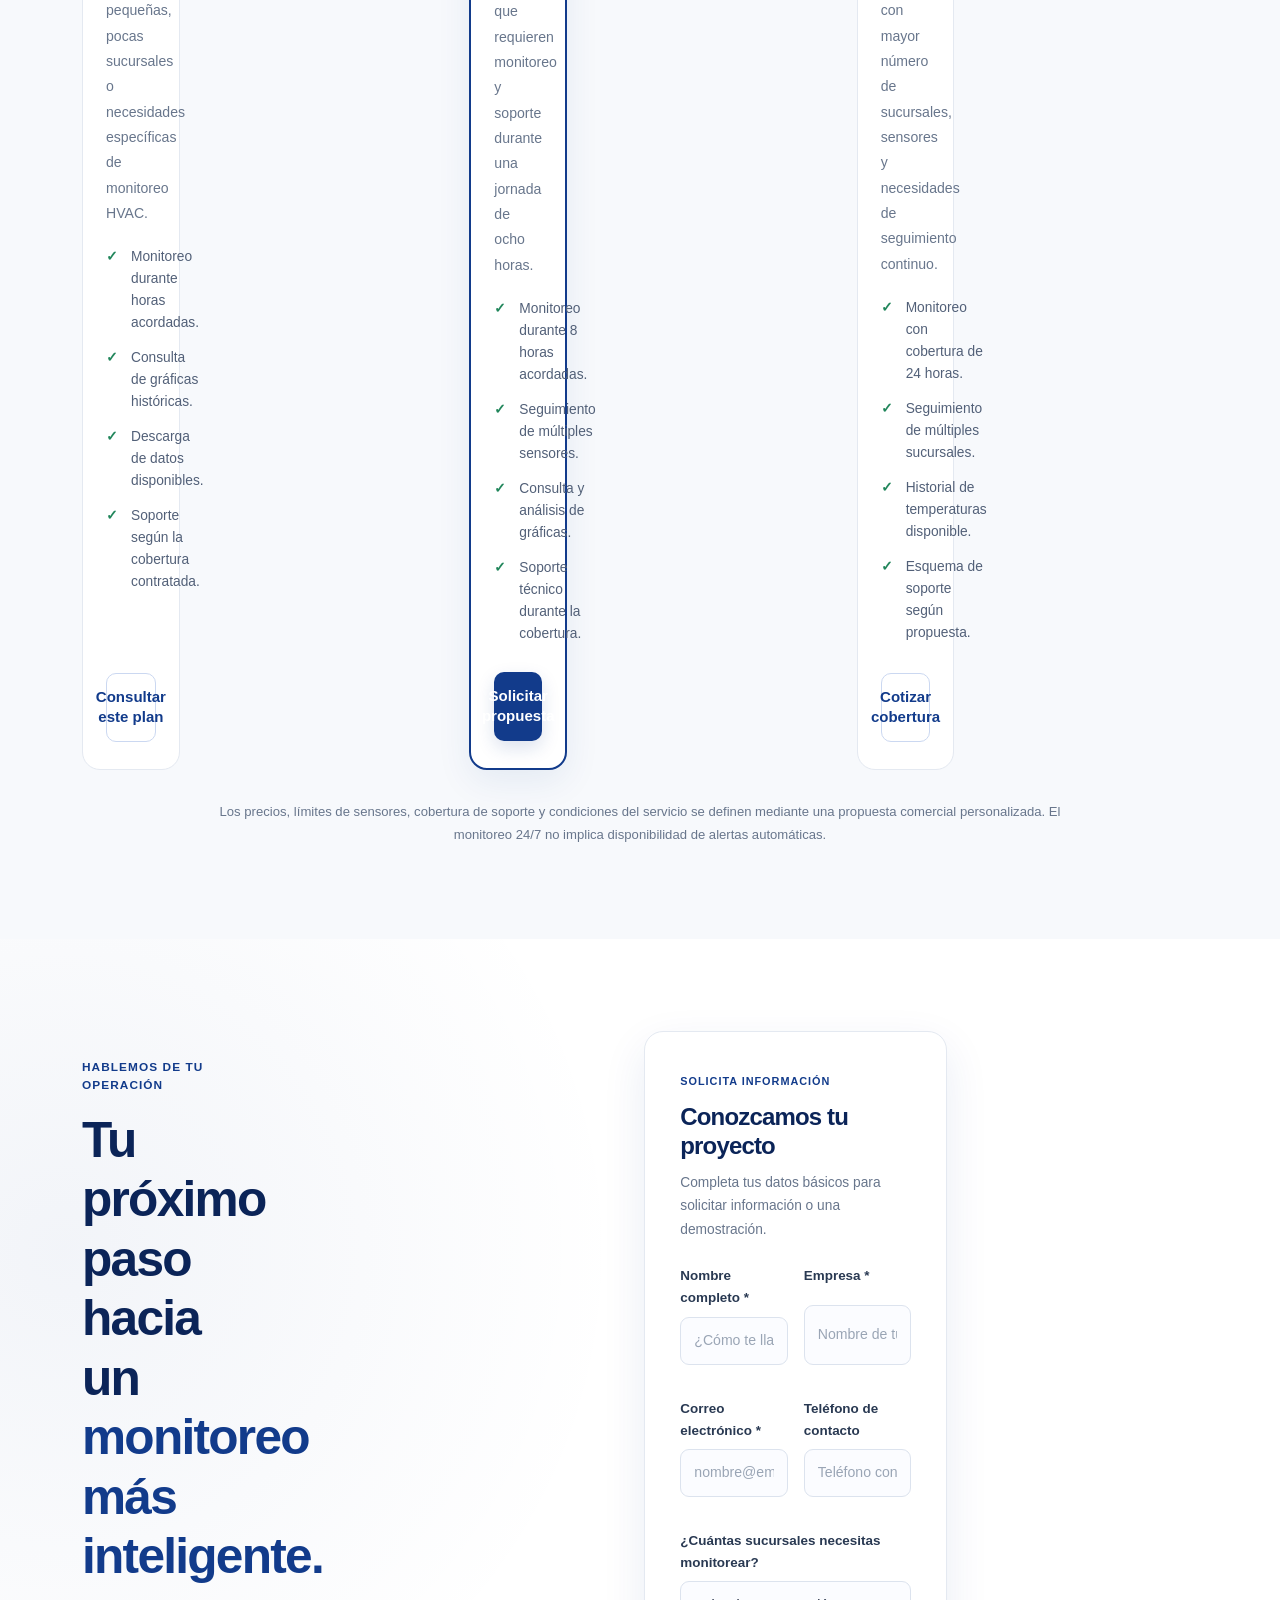
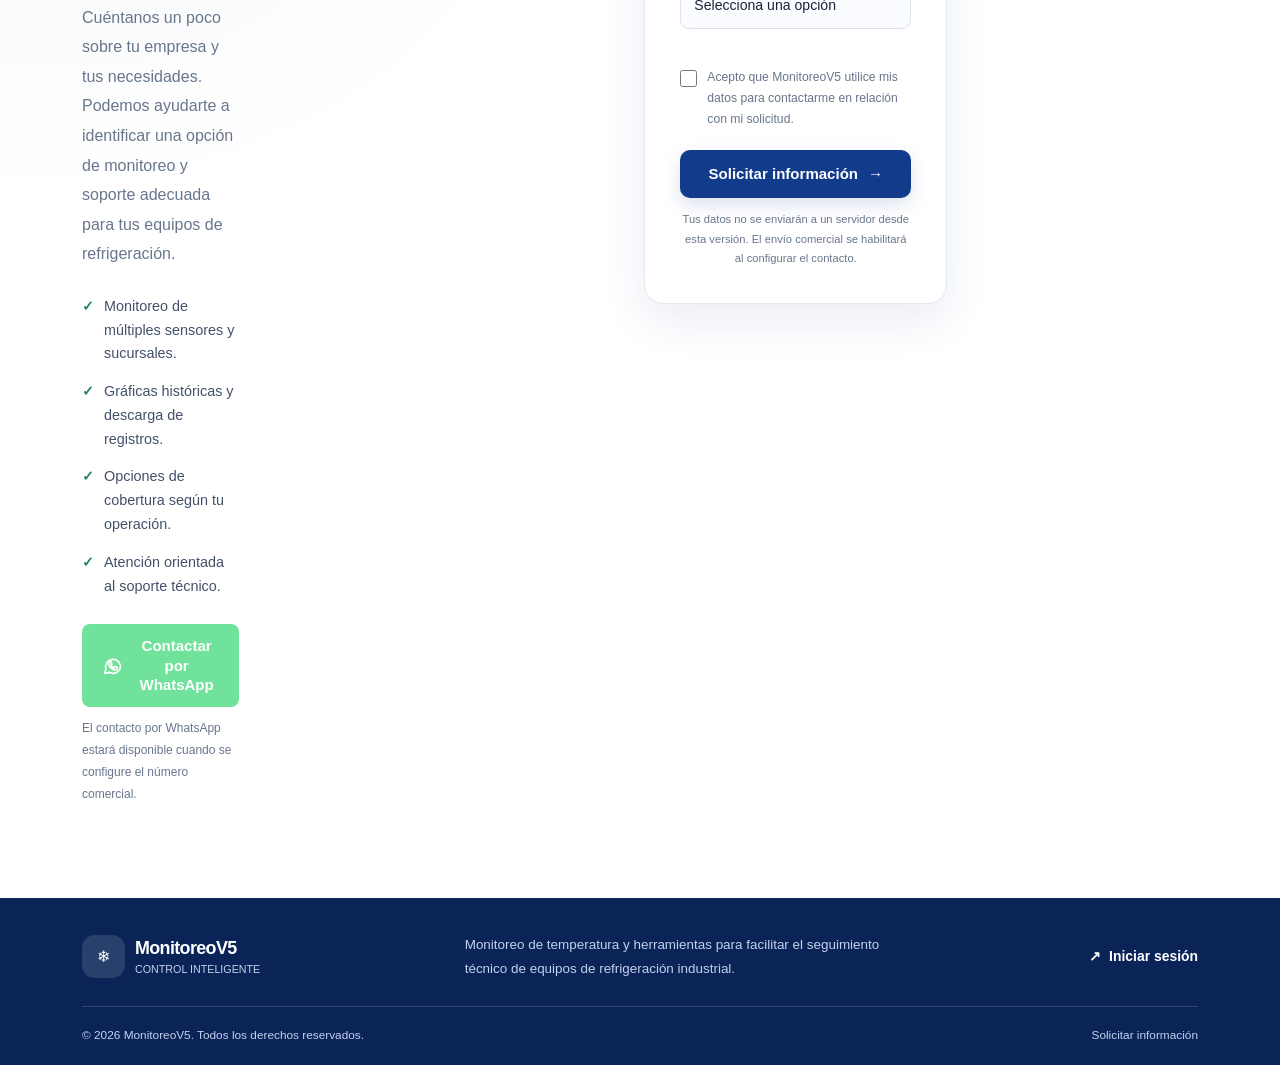
<file: index2.html>
<!DOCTYPE html>
<html lang="es">
<head>
  <meta charset="UTF-8">
  <meta name="viewport" content="width=device-width, initial-scale=1">

  <meta name="theme-color" content="#123b8b">
  <meta name="description" content="MonitoreoV5: monitoreo de temperatura de refrigeradores industriales, gráficas históricas y soporte técnico para múltiples sucursales.">

  <title>MonitoreoV5 | Monitoreo inteligente de temperatura</title>

  <!-- Bootstrap 5 -->
  <link
    href="https://cdn.jsdelivr.net/npm/bootstrap@5.3.3/dist/css/bootstrap.min.css"
    rel="stylesheet"
  >

  <!-- Estilos personalizados -->
  <link rel="stylesheet" href="styles.css">

  <!-- JavaScript del proyecto -->
  <script src="app.js" defer></script>
</head>

<body>

  <!-- ENCABEZADO -->
  <header class="header sticky-top">
    <nav class="nav container" aria-label="Navegación principal">

      <a class="brand" href="#inicio" aria-label="MonitoreoV5, inicio">
        <span class="brand-logo" aria-hidden="true">
          <svg viewBox="0 0 48 48" fill="none">
            <path
              d="M24 5L27.5 12L35 9L34 17L42 20L36 26L40 33L31 33L27 42L21 35L13 39L14 30L6 26L12 20L9 12L18 14L24 5Z"
              fill="currentColor"
              opacity=".15"
            />
            <path
              d="M24 8V39M10 16L38 32M10 32L38 16"
              stroke="currentColor"
              stroke-width="2.5"
              stroke-linecap="round"
            />
            <circle cx="24" cy="24" r="7" fill="#F28C28"/>
            <circle cx="24" cy="24" r="3" fill="white"/>
          </svg>
        </span>

        <span class="brand-text">
          <strong>MonitoreoV5</strong>
          <small>CONTROL INTELIGENTE</small>
        </span>
      </a>

      <!-- Menú móvil -->
      <button
        class="menu-toggle"
        id="menuToggle"
        type="button"
        aria-label="Abrir menú"
        aria-expanded="false"
        aria-controls="navLinks"
      >
        <span></span>
        <span></span>
        <span></span>
      </button>

      <!-- Navegación -->
      <div class="nav-links" id="navLinks">
        <a href="#beneficios">Beneficios</a>
        <a href="#funcionalidades">Funcionalidades</a>
        <a href="#planes">Planes</a>
        <a href="#contacto">Contacto</a>

        <a class="login-link" href="/login5.html">
          <svg viewBox="0 0 24 24" aria-hidden="true">
            <rect x="4" y="10" width="16" height="11" rx="2"/>
            <path d="M8 10V7a4 4 0 0 1 8 0v3"/>
            <circle cx="12" cy="15" r="1.3"/>
            <path d="M12 16.5V18"/>
          </svg>
          Iniciar sesión
        </a>
      </div>

    </nav>
  </header>

  <main>

    <!-- PORTADA -->
    <section class="hero" id="inicio">
      <div class="container">

        <div class="hero-grid row align-items-center">

          <!-- Texto principal -->
          <div class="hero-content reveal col-12 col-lg-6">

            <div class="eyebrow">
              <span class="status-dot"></span>
              MONITOREO PARA REFRIGERACIÓN INDUSTRIAL
            </div>

            <h1>
              La temperatura bajo control.
              <span>Tu operación, un paso adelante.</span>
            </h1>

            <p class="hero-description">
              Supervisa la temperatura de tus refrigeradores industriales
              desde una sola plataforma. Consulta gráficas históricas,
              identifica comportamientos fuera de lo habitual y facilita
              la atención de tu equipo de soporte técnico.
            </p>

            <div class="hero-actions">
              <a class="btn btn-primary" href="#contacto">
                Solicitar una demostración
                <span aria-hidden="true">→</span>
              </a>

              <a class="btn btn-secondary" href="#funcionalidades">
                Conocer la plataforma
              </a>
            </div>

            <div class="hero-trust">
              <span class="check-icon" aria-hidden="true">✓</span>
              <p>
                Diseñado para múltiples sucursales, sensores y equipos
                de refrigeración industrial.
              </p>
            </div>

          </div>

          <!-- PANEL DEMOSTRATIVO -->
          <div class="dashboard-wrap reveal col-12 col-lg-6">

            <div class="dashboard">

              <div class="dashboard-header">
                <div>
                  <span class="dashboard-label">VISTA PREVIA</span>
                  <h2>Panel de temperatura</h2>
                </div>

                <span class="demo-badge">DATOS DE EJEMPLO</span>
              </div>

              <div class="dashboard-toolbar">
                <span>Sucursal demostrativa</span>
                <span class="filter-label">Sensor #001</span>
              </div>

              <!-- Indicadores -->
              <div class="metrics-grid">

                <article class="metric-card">
                  <span>Temperatura actual</span>
                  <strong id="currentTemperature">-18.4 °C</strong>
                  <small>Lectura ilustrativa</small>
                </article>

                <article class="metric-card">
                  <span>Última actualización</span>
                  <strong>5 min</strong>
                  <small>Intervalo de referencia</small>
                </article>

              </div>

              <!-- Gráfica -->
              <div class="chart-card">

                <div class="chart-header">
                  <div>
                    <h3>Historial de temperatura</h3>
                    <p>Variación durante el periodo seleccionado</p>
                  </div>

                  <strong class="temperature-value">°C</strong>
                </div>

                <div class="chart-legend">
                  <span></span>
                  Temperatura registrada (demostración)
                </div>

                <div class="chart-container">
                  <canvas
                    id="temperatureChart"
                    role="img"
                    aria-label="Gráfica ilustrativa de temperatura histórica"
                  >
                    Gráfica de demostración de temperatura.
                  </canvas>
                </div>

                <!-- Periodos de consulta -->
                <div
                  class="chart-periods"
                  aria-label="Periodo de la gráfica"
                >
                  <button
                    type="button"
                    data-hours="12"
                    aria-pressed="false"
                  >
                    12 h
                  </button>

                  <button
                    type="button"
                    data-hours="24"
                    class="active"
                    aria-pressed="true"
                  >
                    24 h
                  </button>

                  <button
                    type="button"
                    data-hours="36"
                    aria-pressed="false"
                  >
                    36 h
                  </button>
                </div>

              </div>

              <div class="dashboard-footer">
                <span>● Vista demostrativa</span>
                <span>Valores simulados, no son datos reales</span>
              </div>

            </div>

          </div>

        </div>

        <!-- Características principales -->
        <div class="hero-strip">
          <span>MÚLTIPLES SUCURSALES</span>
          <span class="strip-divider"></span>
          <span>DISTINTAS MARCAS DE SENSORES</span>
          <span class="strip-divider"></span>
          <span>HISTORIAL DESCARGABLE</span>
          <span class="strip-divider"></span>
          <span>SOPORTE TÉCNICO</span>
        </div>

      </div>
    </section>


    <!-- BENEFICIOS -->
    <section class="section" id="beneficios">
      <div class="container">

        <div class="section-heading reveal">
          <span class="eyebrow">¿POR QUÉ MONITOREOV5?</span>

          <h2>
            Más visibilidad.
            <span>Mejores decisiones.</span>
          </h2>

          <p>
            Centraliza la información de tus equipos de refrigeración
            y facilita el trabajo de quienes mantienen tu operación funcionando.
          </p>
        </div>

        <div class="benefits-grid row g-3">

          <div class="col-12 col-md-6 col-lg-4">
            <article class="benefit-card reveal h-100">
              <div class="benefit-icon blue-icon" aria-hidden="true">⌁</div>
              <h3>Temperaturas en un solo lugar</h3>
              <p>
                Consulta gráficas de distintos sensores y marcas desde
                una plataforma centralizada, sin tener que revisar
                cada equipo por separado.
              </p>
            </article>
          </div>

          <div class="col-12 col-md-6 col-lg-4">
            <article class="benefit-card reveal h-100">
              <div class="benefit-icon orange-icon" aria-hidden="true">◷</div>
              <h3>Historial para analizar tendencias</h3>
              <p>
                Revisa periodos de 12, 24 y 36 horas para identificar
                variaciones, comprender comportamientos y apoyar
                el diagnóstico técnico.
              </p>
            </article>
          </div>

          <div class="col-12 col-md-6 col-lg-4">
            <article class="benefit-card reveal h-100">
              <div class="benefit-icon blue-icon" aria-hidden="true">⇩</div>
              <h3>Reportes descargables</h3>
              <p>
                Exporta los registros a Excel para facilitar la revisión,
                documentación y seguimiento de las condiciones
                de tus equipos.
              </p>
            </article>
          </div>

          <div class="col-12 col-md-6 col-lg-4">
            <article class="benefit-card reveal h-100">
              <div class="benefit-icon orange-icon" aria-hidden="true">⌘</div>
              <h3>Información fácil de interpretar</h3>
              <p>
                Una interfaz sencilla, enfocada en los datos relevantes
                para comprender las gráficas y agilizar las decisiones
                del personal técnico.
              </p>
            </article>
          </div>

          <div class="col-12 col-md-6 col-lg-4">
            <article class="benefit-card reveal h-100">
              <div class="benefit-icon blue-icon" aria-hidden="true">▤</div>
              <h3>Accesos según cada usuario</h3>
              <p>
                Diferentes paneles para administración, soporte técnico
                y vigilancia, de acuerdo con las necesidades
                y responsabilidades de cada perfil.
              </p>
            </article>
          </div>

          <div class="col-12 col-md-6 col-lg-4">
            <article class="benefit-card reveal h-100">
              <div class="benefit-icon orange-icon" aria-hidden="true">◎</div>
              <h3>Soporte con mayor contexto</h3>
              <p>
                Utiliza los registros históricos como apoyo para investigar
                incidencias, priorizar revisiones y planificar
                el mantenimiento de los equipos.
              </p>
            </article>
          </div>

        </div>

        <p class="section-note reveal">
          MonitoreoV5 facilita el análisis y el seguimiento técnico.
          La detección automática de anomalías y las alertas
          se podrán incorporar como funcionalidades futuras.
        </p>

      </div>
    </section>


    <!-- FUNCIONALIDADES -->
    <section class="section features-section" id="funcionalidades">
      <div class="container">

        <div class="features-grid row align-items-center g-4 g-lg-5">

          <div class="features-content reveal col-12 col-lg-6">

            <span class="eyebrow">UNA PLATAFORMA, DISTINTOS PERFILES</span>

            <h2>
              La información correcta
              <span>para cada función.</span>
            </h2>

            <p>
              Cada usuario necesita consultar información diferente.
              MonitoreoV5 organiza el acceso mediante paneles diseñados
              para las actividades de cada perfil.
            </p>

            <ul class="feature-list">

              <li>
                <span class="check-icon" aria-hidden="true">✓</span>
                <div>
                  <strong>Monitoreo centralizado</strong>
                  <p>
                    Consulta las temperaturas de distintos sensores
                    y sucursales desde una misma plataforma.
                  </p>
                </div>
              </li>

              <li>
                <span class="check-icon" aria-hidden="true">✓</span>
                <div>
                  <strong>Seguimiento histórico</strong>
                  <p>
                    Examina gráficas de 12, 24 y 36 horas y descarga
                    los datos disponibles para analizarlos.
                  </p>
                </div>
              </li>

              <li>
                <span class="check-icon" aria-hidden="true">✓</span>
                <div>
                  <strong>Información para el soporte</strong>
                  <p>
                    Utiliza los registros como referencia para
                    diagnosticar incidencias y documentar revisiones.
                  </p>
                </div>
              </li>

              <li>
                <span class="check-icon" aria-hidden="true">✓</span>
                <div>
                  <strong>Bitácora operativa</strong>
                  <p>
                    Facilita el seguimiento de las observaciones
                    y actividades del personal de vigilancia.
                  </p>
                </div>
              </li>

            </ul>

            <a class="btn btn-primary" href="#contacto">
              Solicitar una demostración
              <span aria-hidden="true">→</span>
            </a>

          </div>

          <!-- PERFILES DE USUARIO -->
          <div class="col-12 col-lg-6">
            <div class="roles-panel reveal">

              <div class="roles-heading">
                <div class="roles-logo" aria-hidden="true">❄</div>

                <div>
                  <strong>MonitoreoV5</strong>
                  <p>Paneles según el perfil de usuario</p>
                </div>
              </div>

              <article class="role-card">
                <div class="role-icon" aria-hidden="true">▦</div>
                <div>
                  <strong>Administrador</strong>
                  <p>Supervisión general y gestión de accesos.</p>
                </div>
              </article>

              <article class="role-card">
                <div class="role-icon" aria-hidden="true">⚙</div>
                <div>
                  <strong>Soporte técnico</strong>
                  <p>Consulta de gráficas e información para diagnóstico.</p>
                </div>
              </article>

              <article class="role-card">
                <div class="role-icon" aria-hidden="true">▤</div>
                <div>
                  <strong>Vigilancia</strong>
                  <p>Vista sencilla para el seguimiento y la bitácora.</p>
                </div>
              </article>

              <div class="roles-note">
                <span class="check-icon" aria-hidden="true">✓</span>
                <span>
                  Información organizada según las necesidades del usuario.
                </span>
              </div>

            </div>
          </div>

        </div>
      </div>
    </section>


    <!-- CÓMO FUNCIONA -->
    <section class="section" id="como-funciona">
      <div class="container">

        <div class="section-heading reveal">
          <span class="eyebrow">SIMPLE Y FUNCIONAL</span>

          <h2>
            De los sensores
            <span>a las decisiones.</span>
          </h2>

          <p>
            Centraliza la información de temperatura y facilita
            el seguimiento de tus equipos de refrigeración industrial.
          </p>
        </div>

        <div class="process-grid row g-3">

          <div class="col-12 col-sm-6 col-lg-3">
            <article class="process-card reveal h-100">
              <span>01</span>
              <h3>Conecta</h3>
              <p>
                Integra los sensores compatibles de tus equipos
                mediante la infraestructura de monitoreo.
              </p>
            </article>
          </div>

          <div class="col-12 col-sm-6 col-lg-3">
            <article class="process-card reveal h-100">
              <span>02</span>
              <h3>Visualiza</h3>
              <p>
                Consulta las lecturas y sus gráficas en una interfaz
                diseñada para facilitar la comprensión.
              </p>
            </article>
          </div>

          <div class="col-12 col-sm-6 col-lg-3">
            <article class="process-card reveal h-100">
              <span>03</span>
              <h3>Analiza</h3>
              <p>
                Examina los registros históricos y busca variaciones
                que requieran una revisión técnica.
              </p>
            </article>
          </div>

          <div class="col-12 col-sm-6 col-lg-3">
            <article class="process-card reveal h-100">
              <span>04</span>
              <h3>Da seguimiento</h3>
              <p>
                Apoya las decisiones de mantenimiento y documenta
                las acciones del equipo de soporte.
              </p>
            </article>
          </div>

        </div>
      </div>
    </section>


    <!-- PLANES -->
    <section class="section plans-section" id="planes">
      <div class="container">

        <div class="section-heading reveal">
          <span class="eyebrow">SOLUCIONES A TU MEDIDA</span>

          <h2>
            Monitoreo adaptado
            <span>a tu operación.</span>
          </h2>

          <p>
            Opciones de servicio según la cantidad de sucursales,
            los sensores y las horas de cobertura que necesita tu negocio.
            Solicita una propuesta personalizada.
          </p>
        </div>

        <div class="plans-grid row g-4">

          <div class="col-12 col-md-6 col-lg-4">
            <article class="plan-card reveal h-100">

              <span class="plan-label">COBERTURA ESENCIAL</span>

              <h3>Plan Básico</h3>

              <p>
                Para operaciones pequeñas, pocas sucursales
                o necesidades específicas de monitoreo HVAC.
              </p>

              <ul>
                <li>Monitoreo durante horas acordadas.</li>
                <li>Consulta de gráficas históricas.</li>
                <li>Descarga de datos disponibles.</li>
                <li>Soporte según la cobertura contratada.</li>
              </ul>

              <a
                class="btn btn-outline"
                href="#contacto"
                data-plan="Plan Básico"
              >
                Consultar este plan
              </a>

            </article>
          </div>

          <div class="col-12 col-md-6 col-lg-4">
            <article class="plan-card plan-featured reveal h-100">

              <span class="plan-label">COBERTURA AMPLIADA</span>

              <h3>Jornada Completa</h3>

              <p>
                Para negocios que requieren monitoreo y soporte
                durante una jornada de ocho horas.
              </p>

              <ul>
                <li>Monitoreo durante 8 horas acordadas.</li>
                <li>Seguimiento de múltiples sensores.</li>
                <li>Consulta y análisis de gráficas.</li>
                <li>Soporte técnico durante la cobertura.</li>
              </ul>

              <a
                class="btn btn-primary"
                href="#contacto"
                data-plan="Jornada Completa"
              >
                Solicitar propuesta
              </a>

            </article>
          </div>

          <div class="col-12 col-md-6 col-lg-4">
            <article class="plan-card reveal h-100">

              <span class="plan-label">COBERTURA CONTINUA</span>

              <h3>Monitoreo 24/7</h3>

              <p>
                Para operaciones con mayor número de sucursales,
                sensores y necesidades de seguimiento continuo.
              </p>

              <ul>
                <li>Monitoreo con cobertura de 24 horas.</li>
                <li>Seguimiento de múltiples sucursales.</li>
                <li>Historial de temperaturas disponible.</li>
                <li>Esquema de soporte según propuesta.</li>
              </ul>

              <a
                class="btn btn-outline"
                href="#contacto"
                data-plan="Monitoreo 24/7"
              >
                Cotizar cobertura
              </a>

            </article>
          </div>

        </div>

        <p class="section-note reveal">
          Los precios, límites de sensores, cobertura de soporte
          y condiciones del servicio se definen mediante una propuesta
          comercial personalizada. El monitoreo 24/7 no implica
          disponibilidad de alertas automáticas.
        </p>

      </div>
    </section>


        <!-- CONTACTO -->
    <section class="section contact-section" id="contacto">
      <div class="container">

        <div class="contact-grid row g-4 g-lg-5">

          <!-- Información comercial -->
          <div class="contact-content reveal col-12 col-lg-5">

            <span class="eyebrow">HABLEMOS DE TU OPERACIÓN</span>

            <h2>
              Tu próximo paso hacia un
              <span>monitoreo más inteligente.</span>
            </h2>

            <p>
              Cuéntanos un poco sobre tu empresa y tus necesidades.
              Podemos ayudarte a identificar una opción de monitoreo
              y soporte adecuada para tus equipos de refrigeración.
            </p>

            <div class="contact-points">

              <p>
                <span aria-hidden="true">✓</span>
                Monitoreo de múltiples sensores y sucursales.
              </p>

              <p>
                <span aria-hidden="true">✓</span>
                Gráficas históricas y descarga de registros.
              </p>

              <p>
                <span aria-hidden="true">✓</span>
                Opciones de cobertura según tu operación.
              </p>

              <p>
                <span aria-hidden="true">✓</span>
                Atención orientada al soporte técnico.
              </p>

            </div>

            <a
              class="whatsapp-link"
              href="#contacto"
              data-whatsapp
              aria-label="Contactar a MonitoreoV5 por WhatsApp"
            >
              <svg viewBox="0 0 24 24" aria-hidden="true">
                <path d="M20.2 11.7a8.2 8.2 0 0 1-12.1 7.2L3 20l1.2-4.8A8.2 8.2 0 1 1 20.2 11.7Z"/>
                <path d="M8.2 7.9c.3-.5.6-.5.9-.5h.4c.2 0 .4.1.5.4l.8 1.8c.1.2.1.4-.1.6l-.6.8c-.2.2-.2.4 0 .7.5.9 1.3 1.7 2.2 2.2.3.2.5.2.7-.1l.9-1.1c.2-.2.4-.3.7-.2l1.7.8c.3.1.4.3.4.5 0 .3-.1 1.2-.8 1.8-.6.6-1.4.8-2.3.6-1.1-.2-2.4-.8-3.7-1.9-1.1-.9-2-2.2-2.4-3.2-.4-1.1-.1-2.2.7-3.2Z"/>
              </svg>
              Contactar por WhatsApp
            </a>

            <p class="contact-note" id="whatsappNote">
              El contacto por WhatsApp estará disponible cuando
              se configure el número comercial.
            </p>

          </div>

          <!-- Formulario de prospectos -->
          <div class="col-12 col-lg-7">
            <form class="lead-form reveal" id="leadForm">

              <div class="form-heading">
                <span class="eyebrow">SOLICITA INFORMACIÓN</span>

                <h3>Conozcamos tu proyecto</h3>

                <p>
                  Completa tus datos básicos para solicitar
                  información o una demostración.
                </p>
              </div>

              <div class="row g-3">

                <div class="form-field col-12 col-md-6">
                  <label for="name">Nombre completo *</label>

                  <input
                    class="form-control"
                    type="text"
                    id="name"
                    name="name"
                    placeholder="¿Cómo te llamas?"
                    autocomplete="name"
                    maxlength="100"
                    required
                  >
                </div>

                <div class="form-field col-12 col-md-6">
                  <label for="company">Empresa *</label>

                  <input
                    class="form-control"
                    type="text"
                    id="company"
                    name="company"
                    placeholder="Nombre de tu empresa"
                    autocomplete="organization"
                    maxlength="120"
                    required
                  >
                </div>

                <div class="form-field col-12 col-md-6">
                  <label for="email">Correo electrónico *</label>

                  <input
                    class="form-control"
                    type="email"
                    id="email"
                    name="email"
                    placeholder="nombre@empresa.com"
                    autocomplete="email"
                    maxlength="150"
                    required
                  >
                </div>

                <div class="form-field col-12 col-md-6">
                  <label for="phone">Teléfono de contacto</label>

                  <input
                    class="form-control"
                    type="tel"
                    id="phone"
                    name="phone"
                    placeholder="Teléfono con código de país"
                    autocomplete="tel"
                    maxlength="25"
                  >
                </div>

                <div class="form-field col-12">
                  <label for="branches">
                    ¿Cuántas sucursales necesitas monitorear?
                  </label>

                  <select
                    class="form-select"
                    id="branches"
                    name="branches"
                  >
                    <option value="No especificado">
                      Selecciona una opción
                    </option>
                    <option value="1 sucursal">1 sucursal</option>
                    <option value="2 a 5 sucursales">
                      2 a 5 sucursales
                    </option>
                    <option value="6 a 20 sucursales">
                      6 a 20 sucursales
                    </option>
                    <option value="21 a 50 sucursales">
                      21 a 50 sucursales
                    </option>
                    <option value="Más de 50 sucursales">
                      Más de 50 sucursales
                    </option>
                  </select>
                </div>

              </div>

              <!-- Consentimiento -->
              <div class="consent">
                <input
                  type="checkbox"
                  id="privacyConsent"
                  name="privacyConsent"
                  required
                >

                <label for="privacyConsent">
                  Acepto que MonitoreoV5 utilice mis datos para
                  contactarme en relación con mi solicitud.
                </label>
              </div>

              <button
                class="btn btn-primary btn-full"
                type="submit"
              >
                Solicitar información
                <span aria-hidden="true">→</span>
              </button>

              <p
                class="form-message"
                id="formMessage"
                role="status"
                aria-live="polite"
              ></p>

              <p class="form-disclaimer">
                Tus datos no se enviarán a un servidor desde esta versión.
                El envío comercial se habilitará al configurar el contacto.
              </p>

            </form>
          </div>

        </div>
      </div>
    </section>

  </main>


  <!-- PIE DE PÁGINA -->
  <footer class="footer">
    <div class="container">

      <div class="footer-main">

        <a class="brand footer-brand" href="#inicio">

          <span class="brand-logo" aria-hidden="true">
            ❄
          </span>

          <span class="brand-text">
            <strong>MonitoreoV5</strong>
            <small>CONTROL INTELIGENTE</small>
          </span>

        </a>

        <p>
          Monitoreo de temperatura y herramientas para facilitar
          el seguimiento técnico de equipos de refrigeración industrial.
        </p>

        <a class="footer-login" href="/login5.html">
          <span aria-hidden="true">↗</span>
          Iniciar sesión
        </a>

      </div>

      <div class="footer-bottom">

        <span>
          © <span id="currentYear">2026</span> MonitoreoV5.
          Todos los derechos reservados.
        </span>

        <a href="#contacto">Solicitar información</a>

      </div>

    </div>
  </footer>


  <!-- BOTÓN FLOTANTE DE WHATSAPP -->
  <a
    class="whatsapp-float"
    href="#contacto"
    data-whatsapp
    aria-label="Contactar a MonitoreoV5 por WhatsApp"
    title="Contactar por WhatsApp"
  >
    <svg viewBox="0 0 24 24" aria-hidden="true">
      <path d="M20.2 11.7a8.2 8.2 0 0 1-12.1 7.2L3 20l1.2-4.8A8.2 8.2 0 1 1 20.2 11.7Z"/>
      <path d="M8.2 7.9c.3-.5.6-.5.9-.5h.4c.2 0 .4.1.5.4l.8 1.8c.1.2.1.4-.1.6l-.6.8c-.2.2-.2.4 0 .7.5.9 1.3 1.7 2.2 2.2.3.2.5.2.7-.1l.9-1.1c.2-.2.4-.3.7-.2l1.7.8c.3.1.4.3.4.5 0 .3-.1 1.2-.8 1.8-.6.6-1.4.8-2.3.6-1.1-.2-2.4-.8-3.7-1.9-1.1-.9-2-2.2-2.4-3.2-.4-1.1-.1-2.2.7-3.2Z"/>
    </svg>
  </a>


  <!-- Bootstrap JavaScript -->
  <script
    src="https://cdn.jsdelivr.net/npm/bootstrap@5.3.3/dist/js/bootstrap.bundle.min.js"
  ></script>

</body>
</html>
</file>
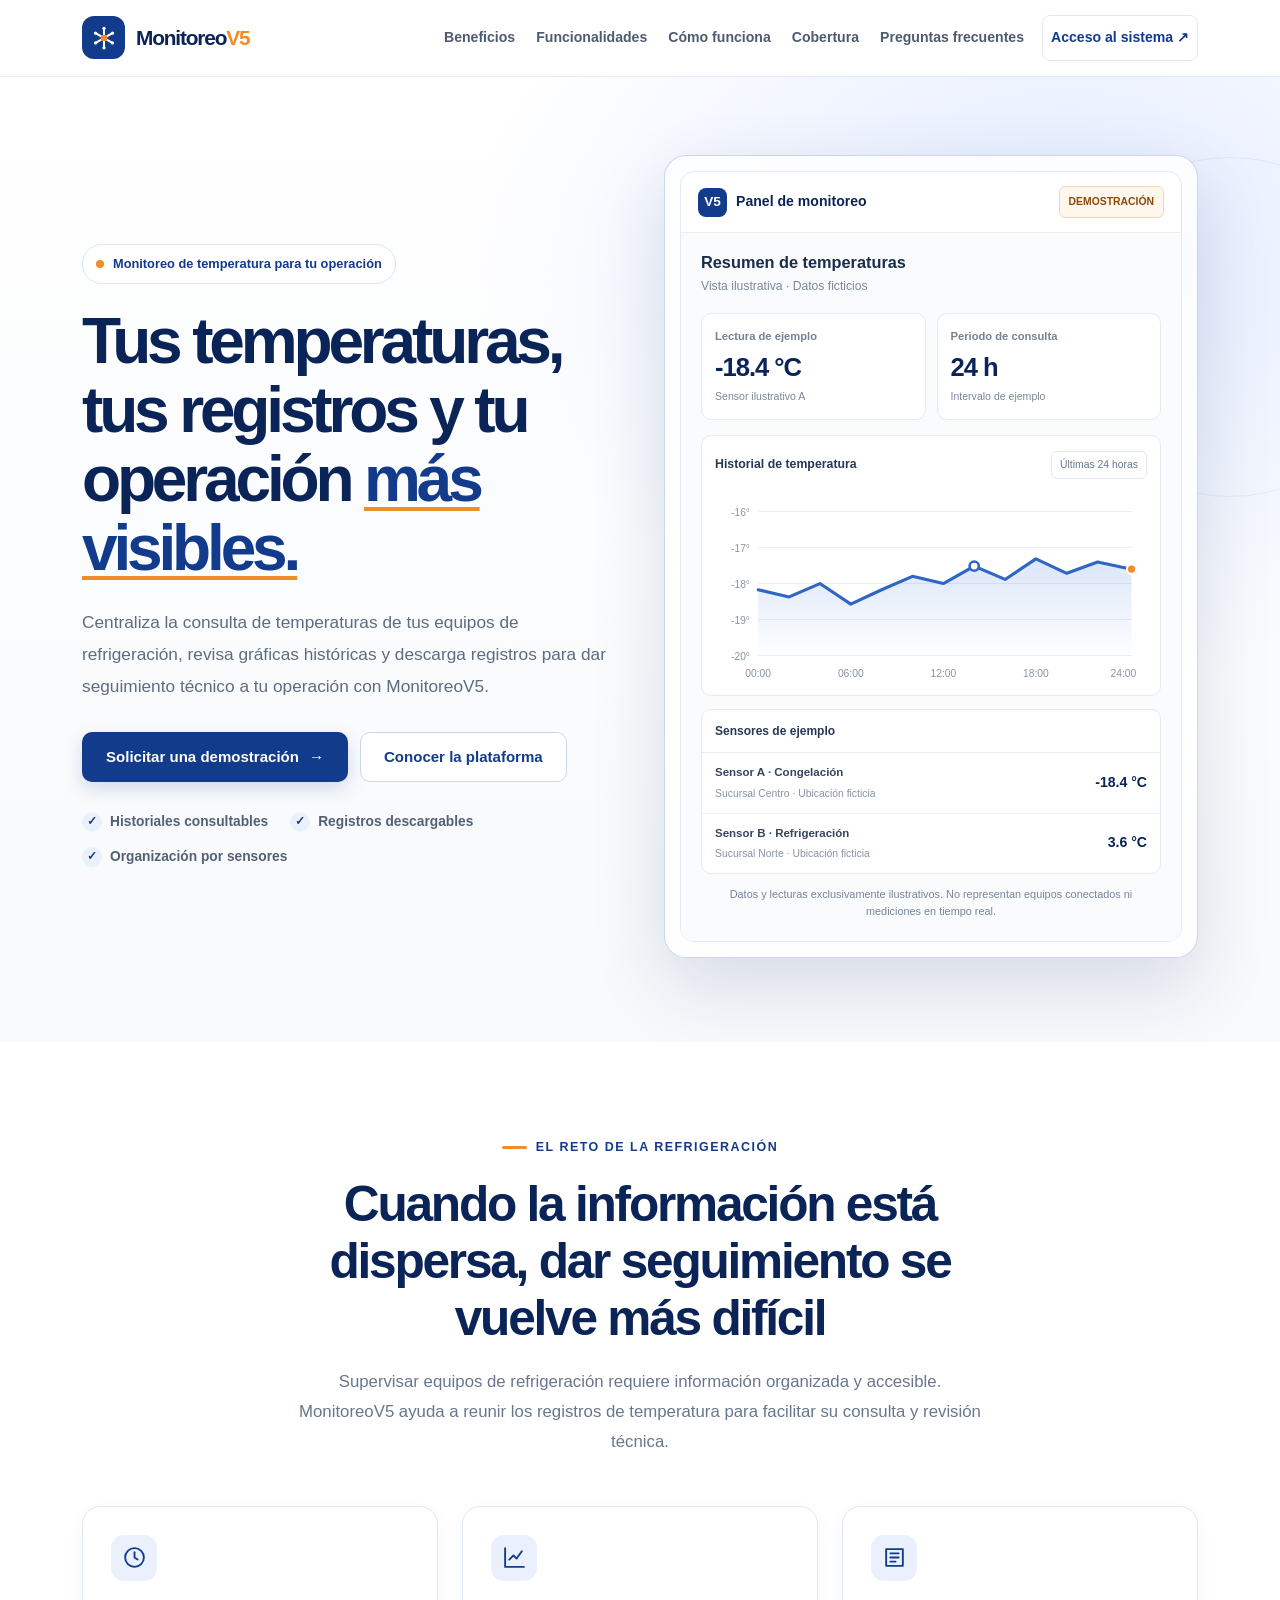
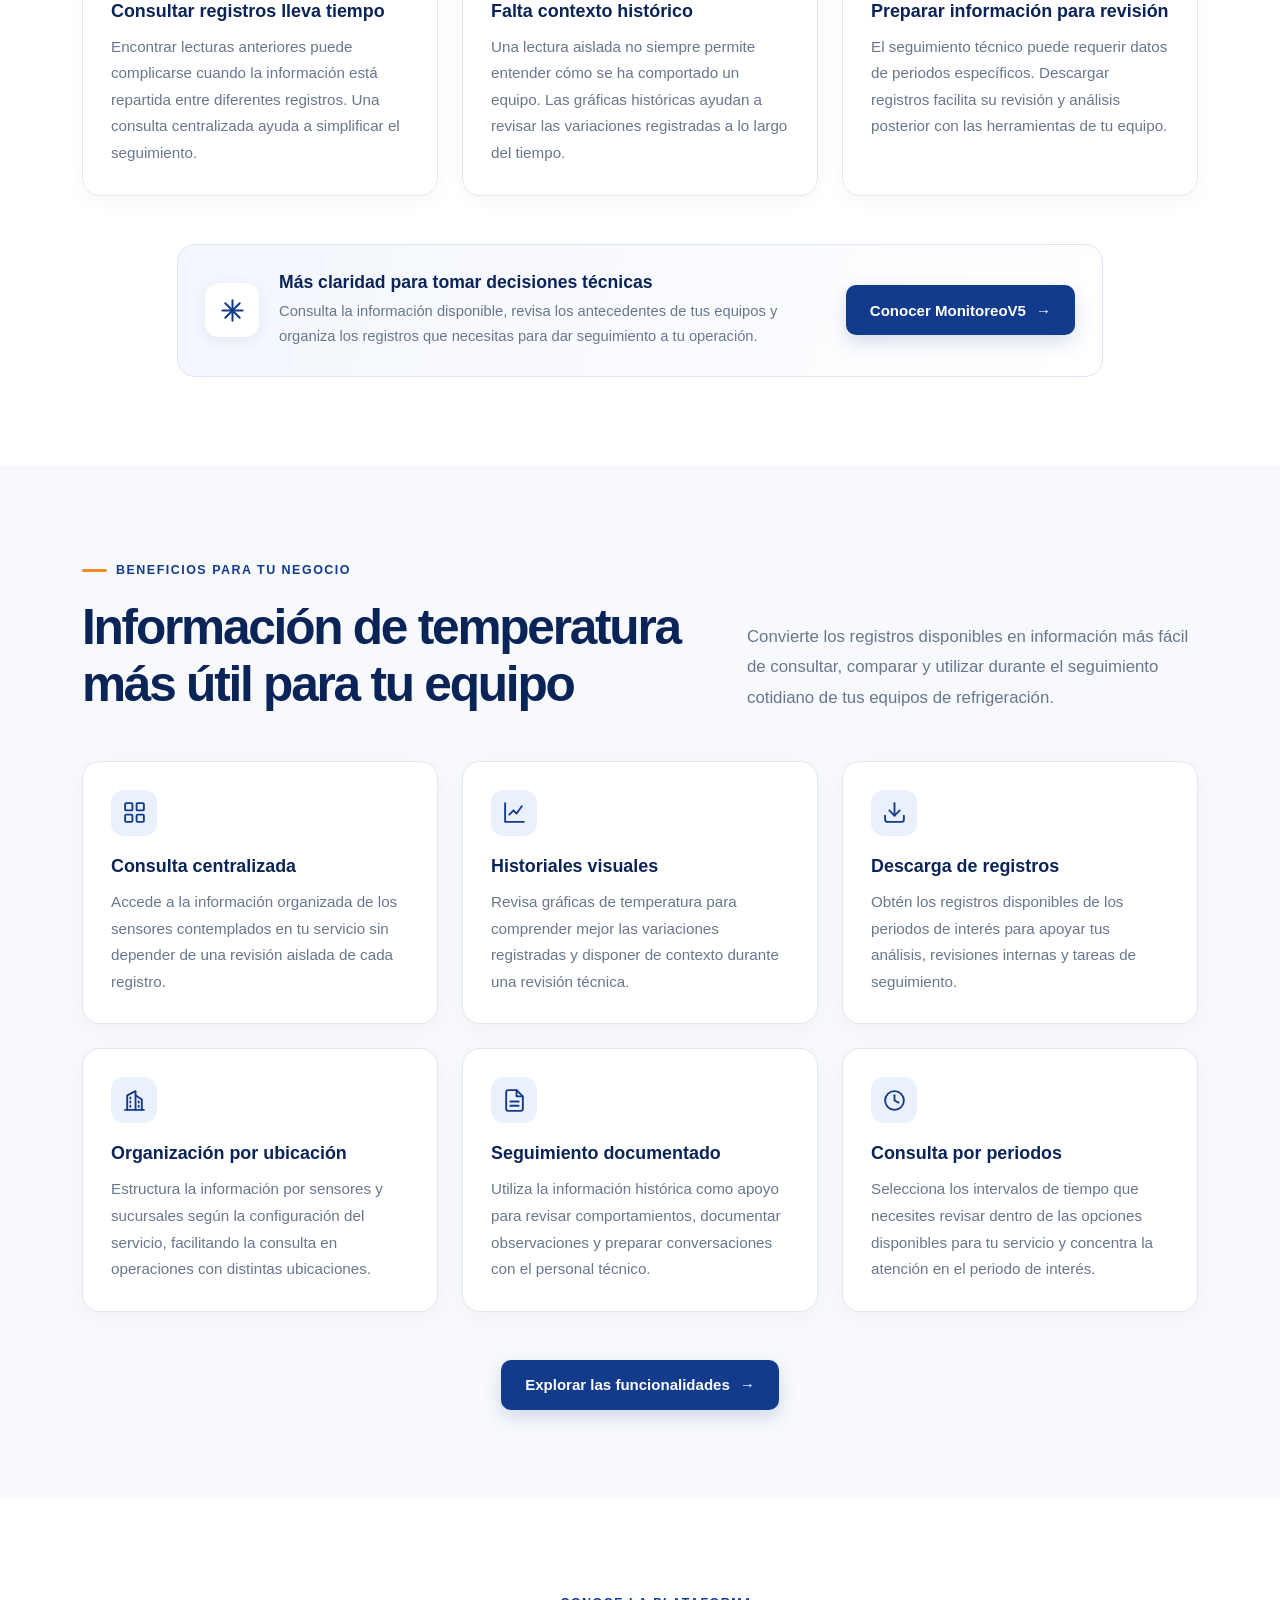
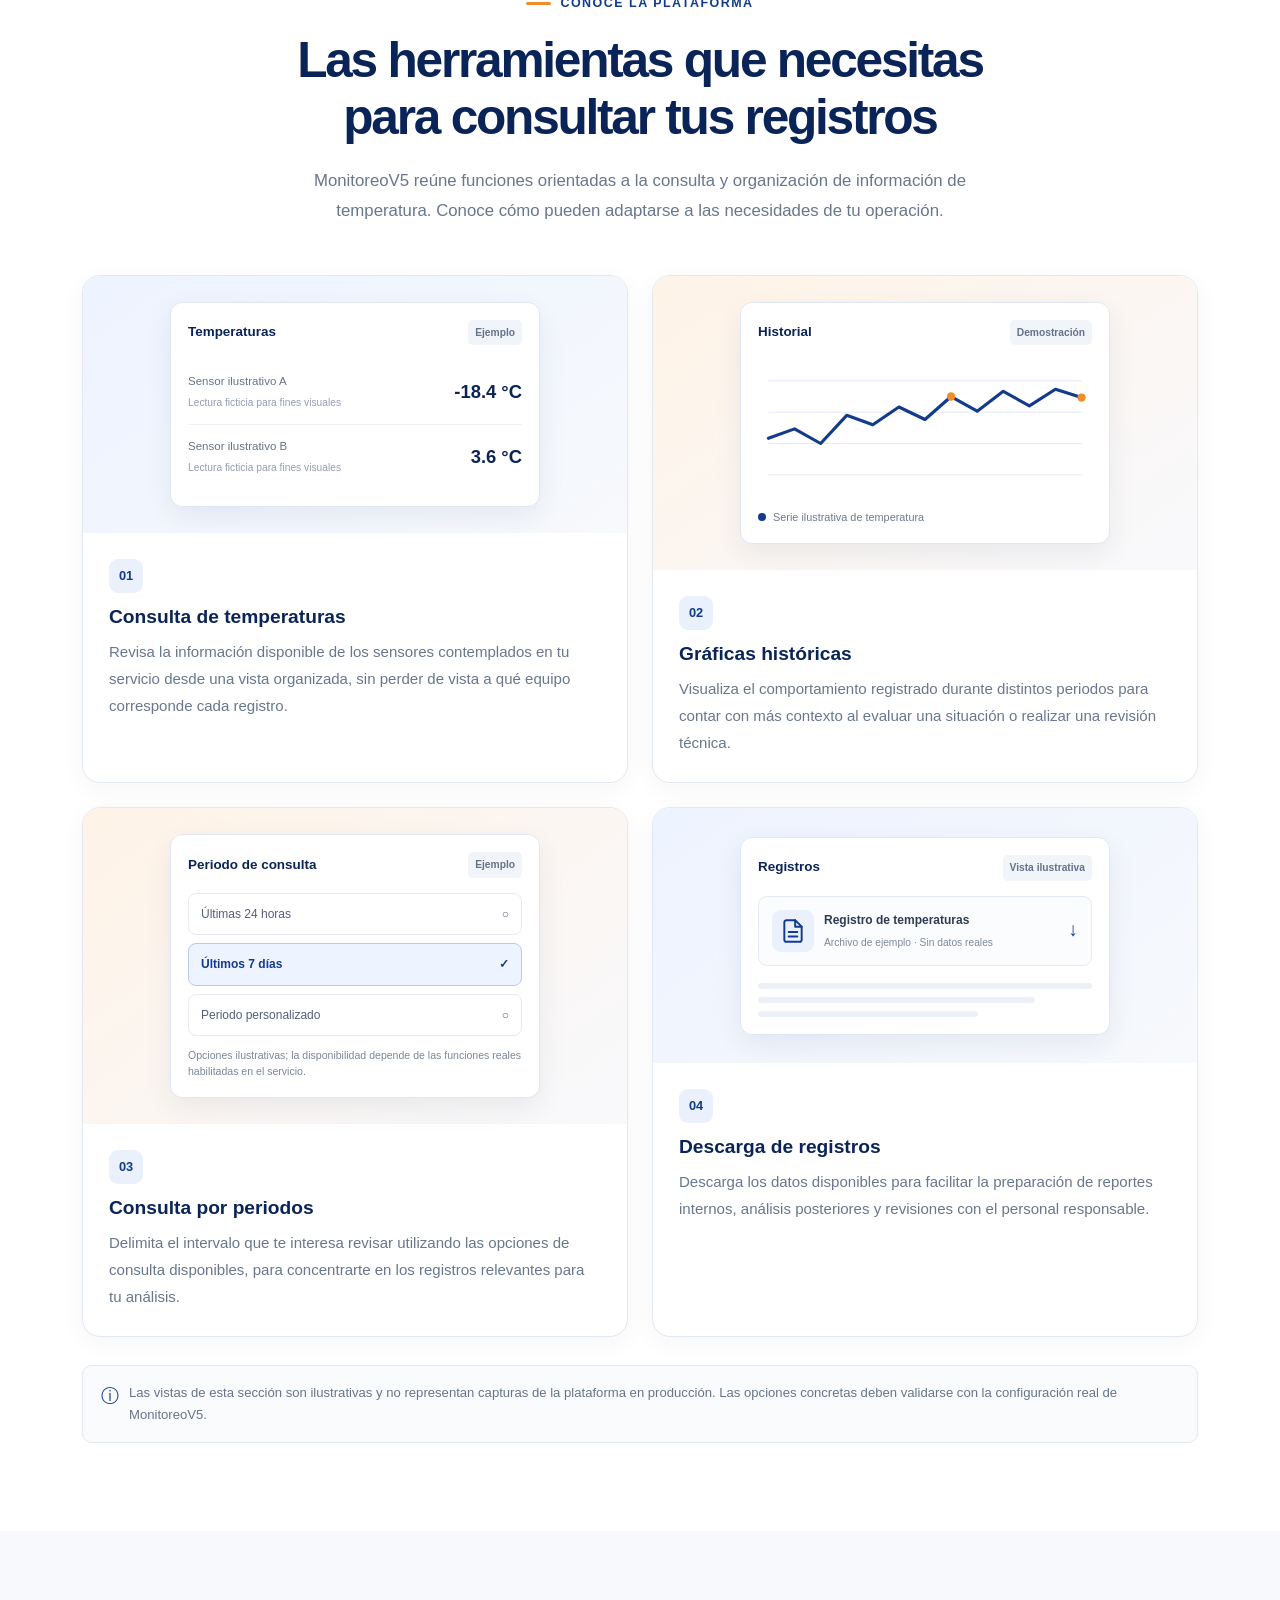
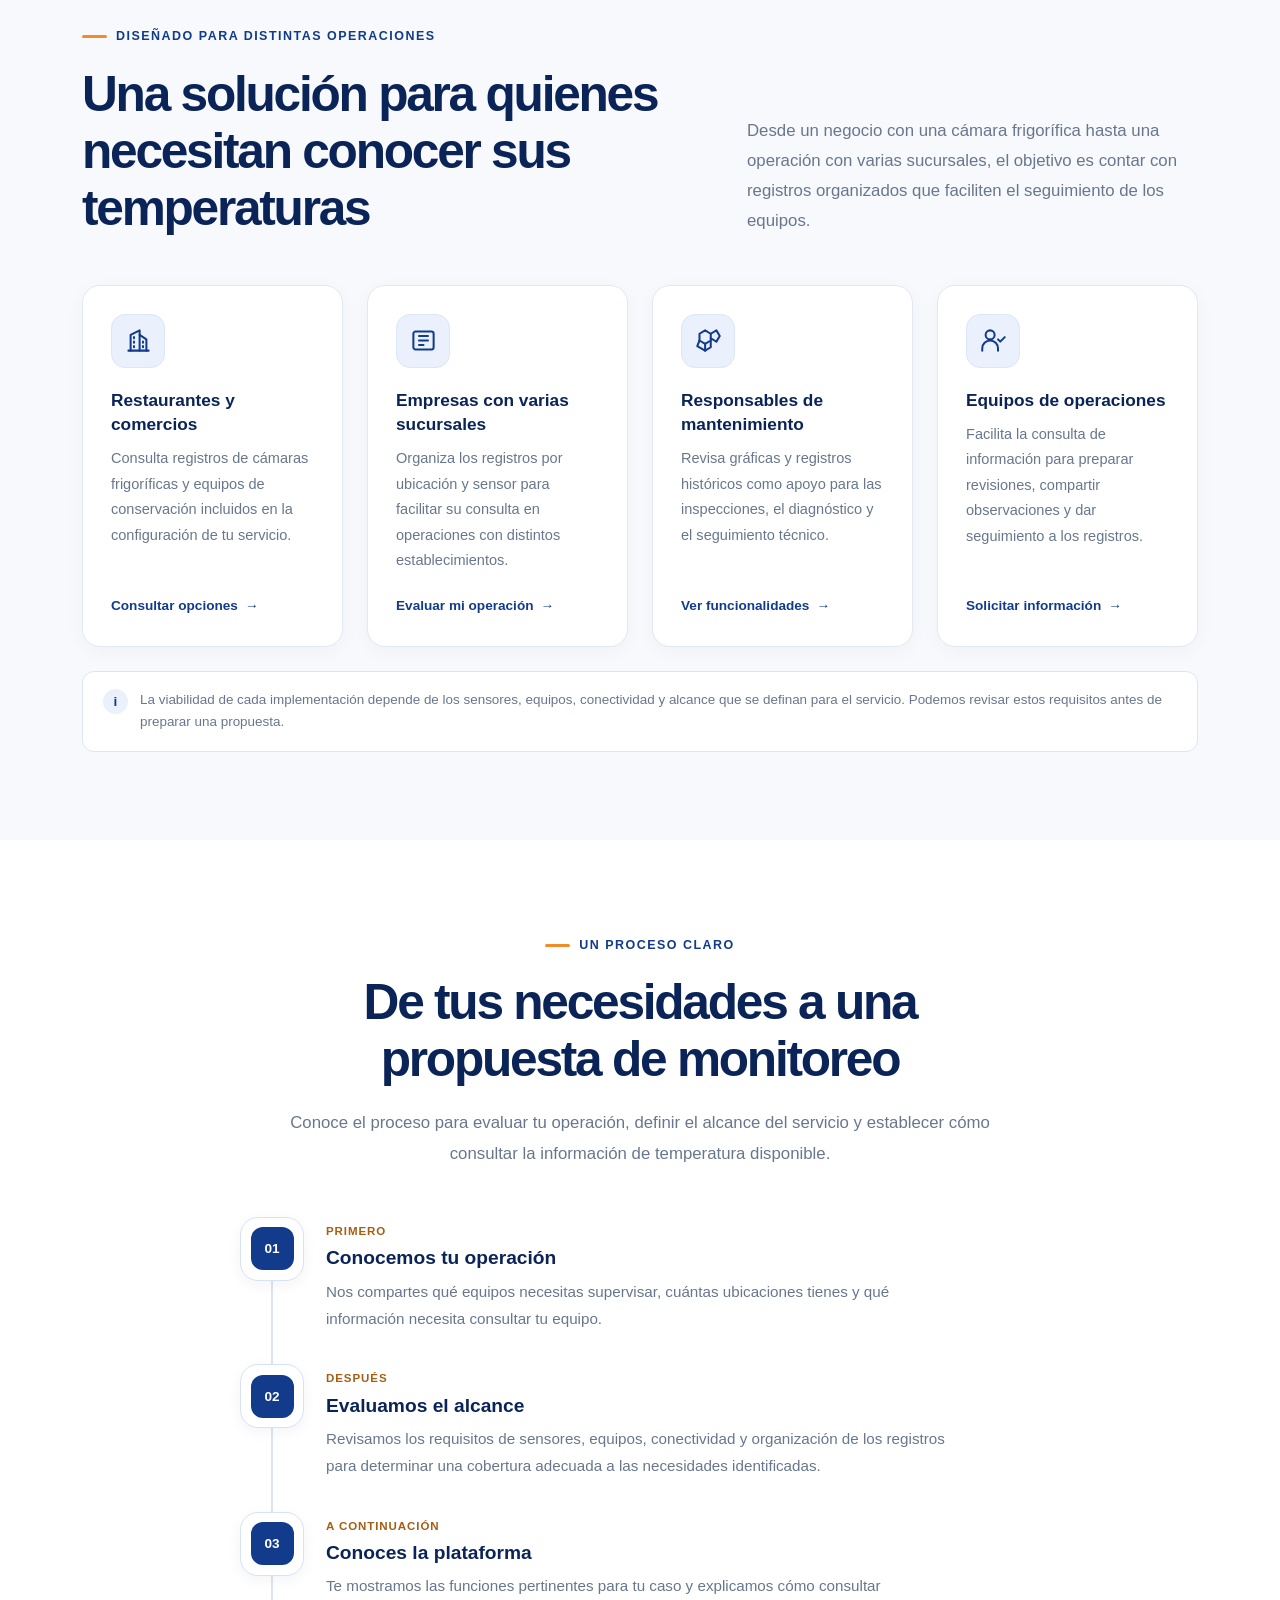
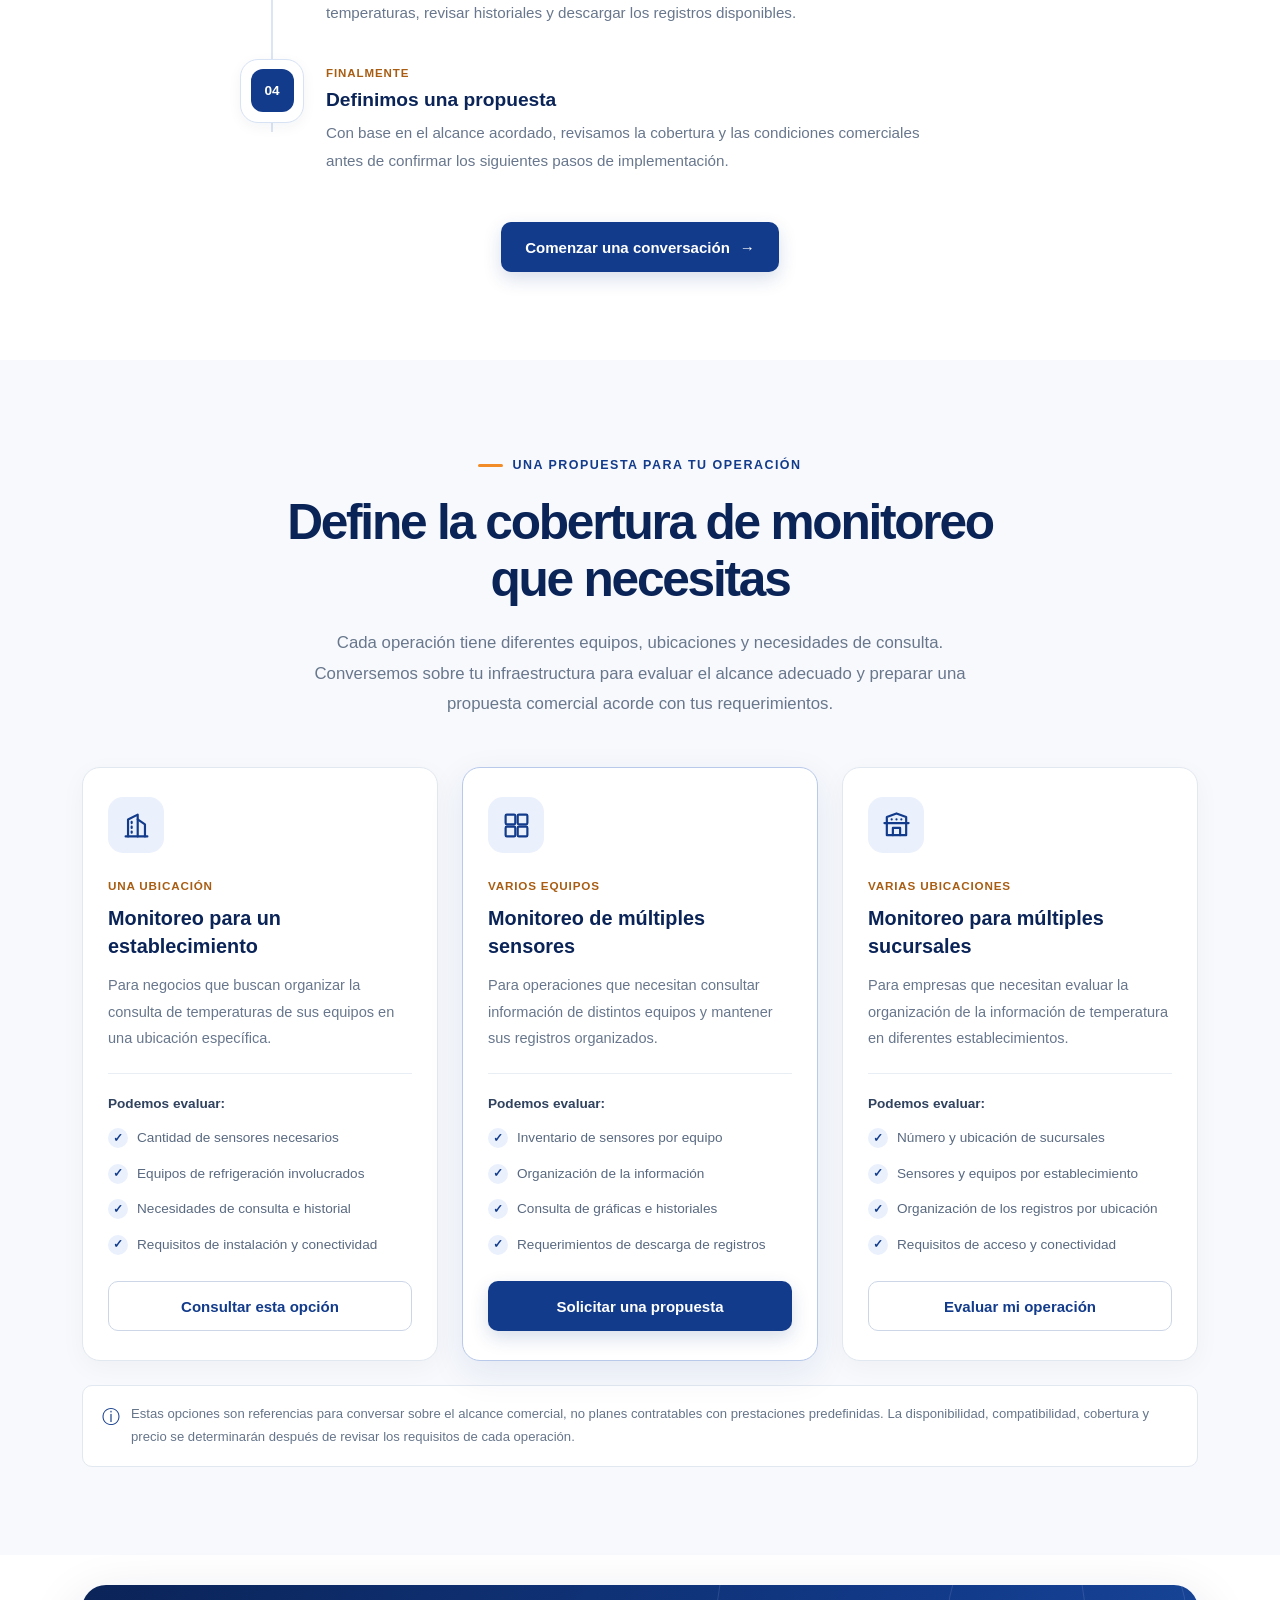
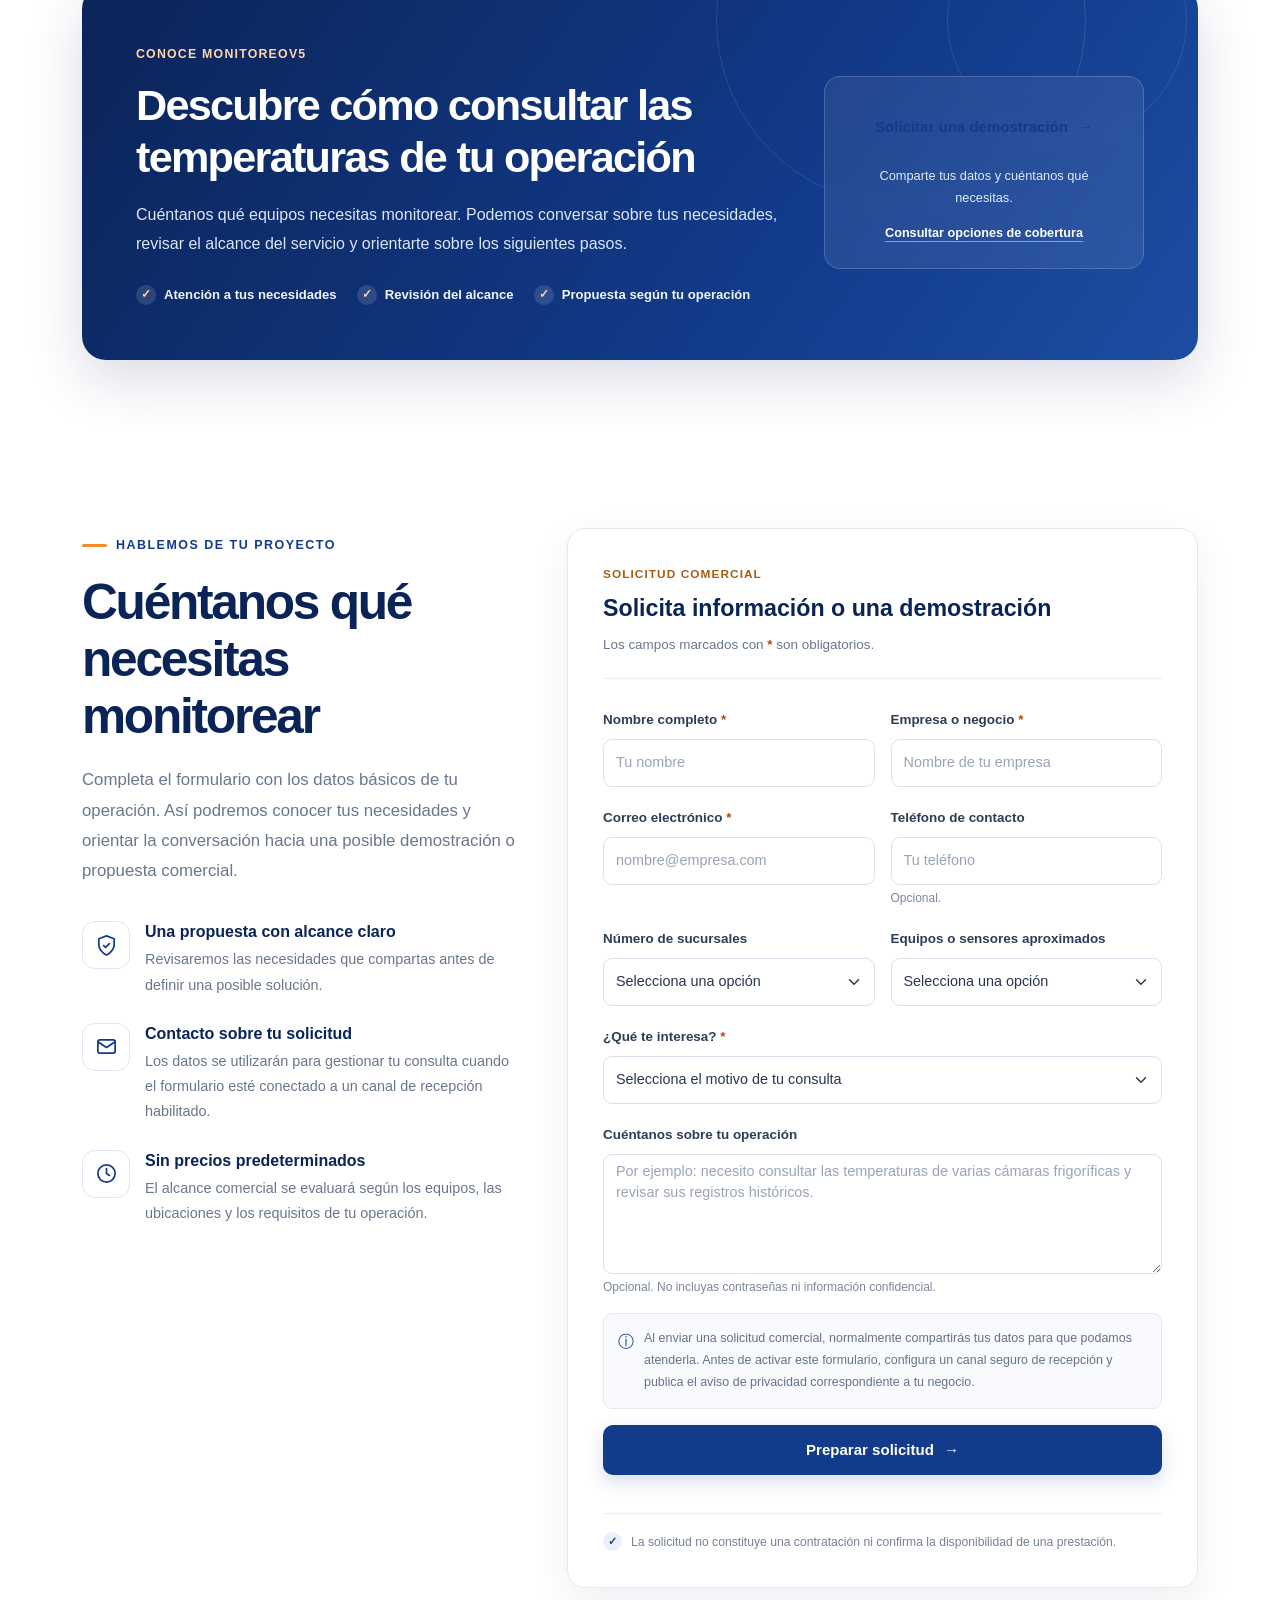
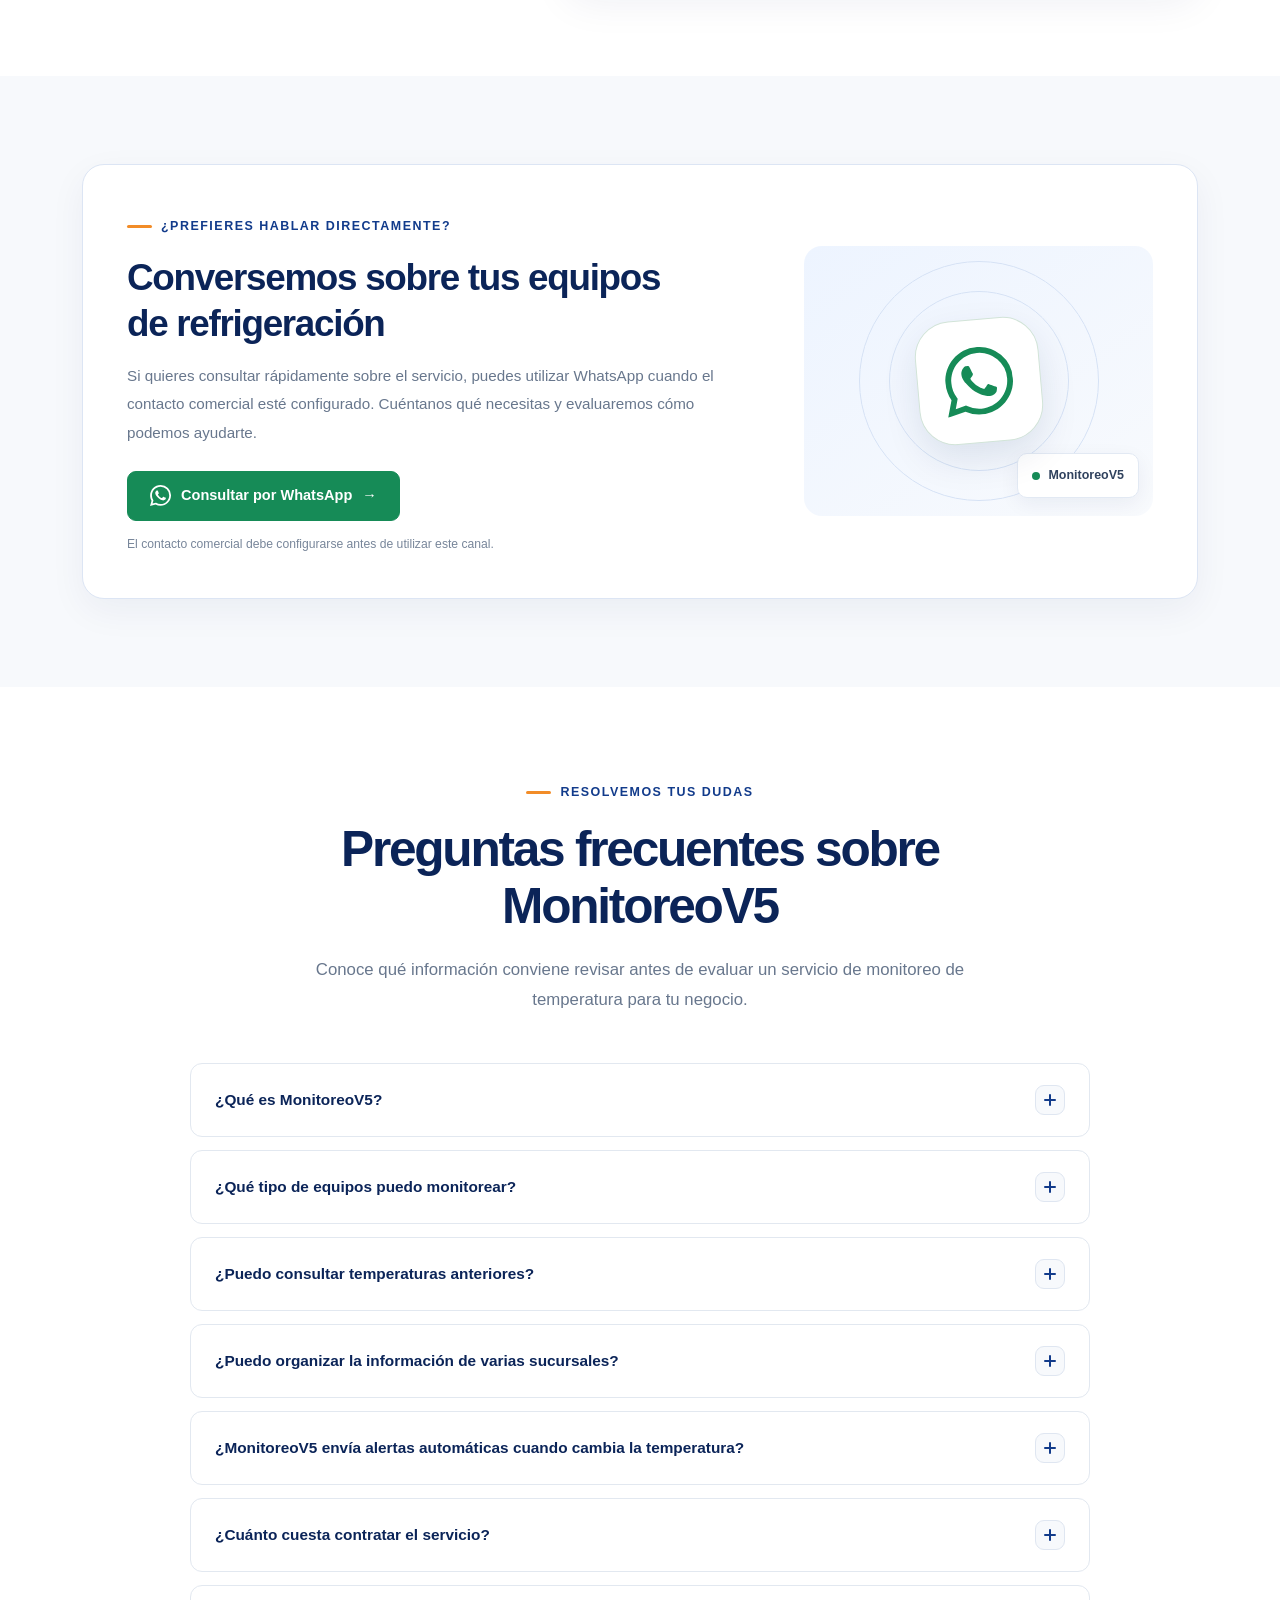
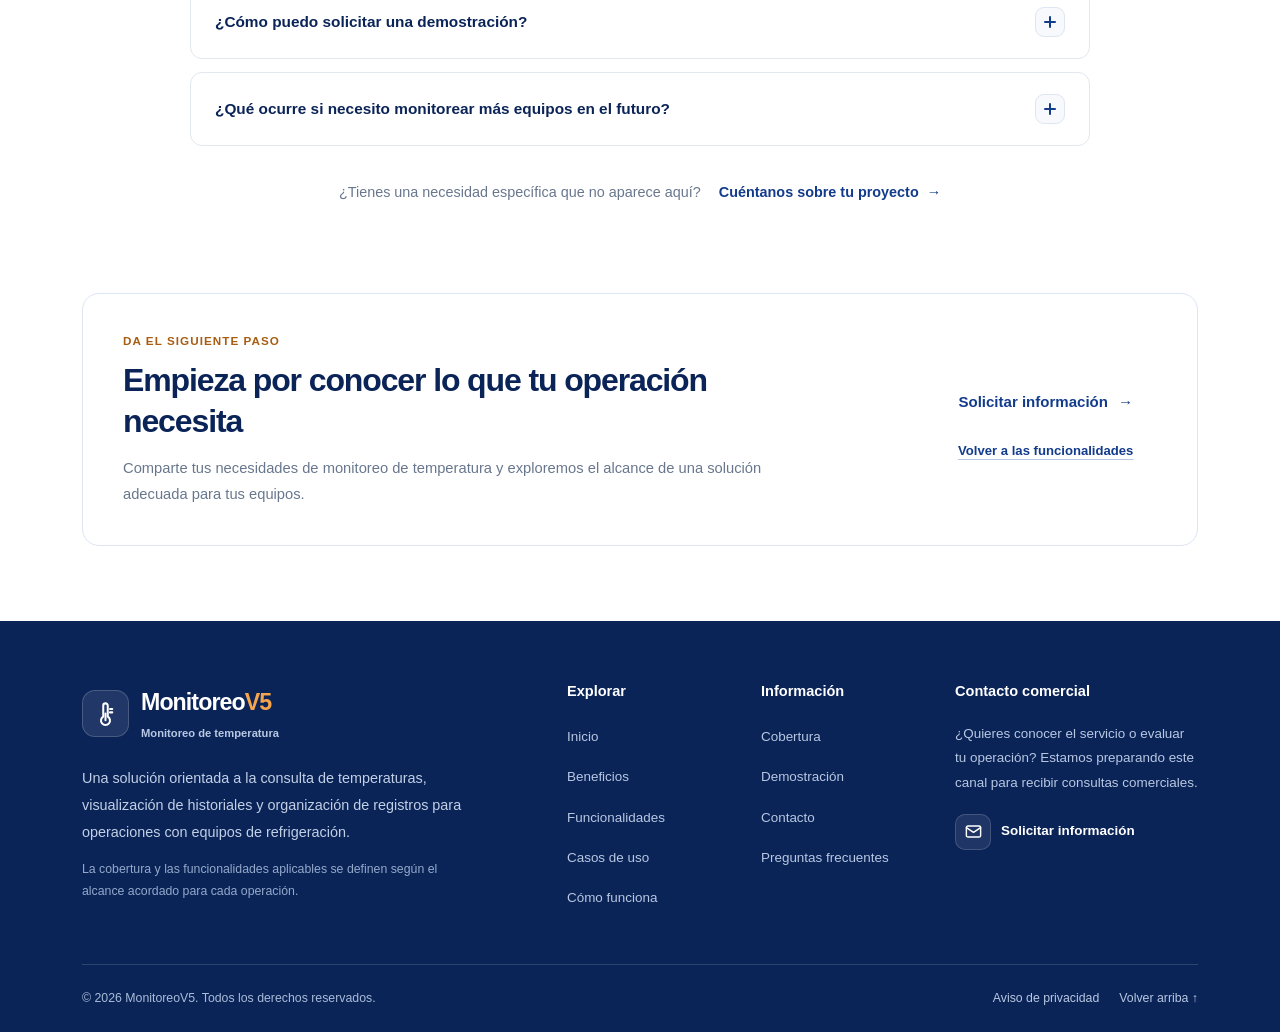
<file: index3.html>
<!-- PARTE 1 DE 12 -->
<!DOCTYPE html>
<html lang="es">
<head>
  <meta charset="UTF-8">
  <meta name="viewport" content="width=device-width, initial-scale=1">

  <title>MonitoreoV5 | Monitoreo de Temperatura Industrial</title>
  <meta name="description" content="Centraliza las temperaturas de tus equipos de refrigeración, consulta gráficas históricas y descarga registros para facilitar el seguimiento técnico de tu operación. Conoce MonitoreoV5.">
  <meta name="robots" content="index, follow">
  <meta name="theme-color" content="#123B8B">

  <meta property="og:type" content="website">
  <meta property="og:title" content="MonitoreoV5 | Control y seguimiento de temperaturas">
  <meta property="og:description" content="Consulta temperaturas, revisa historiales y organiza los registros de tus equipos de refrigeración desde una plataforma centralizada.">
  <meta property="og:locale" content="es_MX">

  <!-- Bootstrap 5 mediante CDN oficial -->
  <link
    href="https://cdn.jsdelivr.net/npm/bootstrap@5.3.3/dist/css/bootstrap.min.css"
    rel="stylesheet"
    integrity="sha384-QWTKZyjpPEjISv5WaRU9OFeRpok6YctnYmDr5pNlyT2bRjXh0JMhjY6hW+ALEwIH"
    crossorigin="anonymous"
  >

  <style>
    /* ==================================================
       MONITOREOV5 — ESTILOS GLOBALES
       Personaliza los colores desde estas variables.
       ================================================== */

    :root {
      --mv-primary: #123B8B;
      --mv-primary-dark: #0B2458;
      --mv-primary-light: #EAF0FC;
      --mv-accent: #F28C28;
      --mv-background: #F7F9FC;
      --mv-white: #FFFFFF;
      --mv-text: #243247;
      --mv-muted: #68778D;
      --mv-border: #E2E8F0;
      --mv-success: #16845B;
      --mv-radius: 18px;
      --mv-shadow: 0 16px 48px rgba(11, 36, 88, 0.09);
      --mv-transition: 180ms ease;
    }

    html {
      scroll-behavior: smooth;
      scroll-padding-top: 90px;
    }

    body {
      margin: 0;
      background: var(--mv-white);
      color: var(--mv-text);
      font-family: -apple-system, BlinkMacSystemFont, "Segoe UI",
        Roboto, Arial, sans-serif;
      font-size: 16px;
      line-height: 1.7;
      -webkit-font-smoothing: antialiased;
    }

    a {
      color: var(--mv-primary);
      text-decoration: none;
    }

    a:hover {
      color: var(--mv-primary-dark);
    }

    a:focus-visible,
    button:focus-visible,
    input:focus-visible,
    select:focus-visible,
    textarea:focus-visible {
      outline: 3px solid rgba(242, 140, 40, 0.8);
      outline-offset: 3px;
    }

    .mv-container {
      width: min(1160px, calc(100% - 40px));
      margin-inline: auto;
    }

    .mv-section {
      padding: 88px 0;
    }

    .mv-section-soft {
      background: var(--mv-background);
    }

    .mv-section-label {
      display: inline-flex;
      align-items: center;
      gap: 9px;
      margin-bottom: 18px;
      color: var(--mv-primary);
      font-size: 0.78rem;
      font-weight: 800;
      letter-spacing: 0.12em;
      text-transform: uppercase;
    }

    .mv-section-label::before {
      width: 25px;
      height: 3px;
      border-radius: 5px;
      background: var(--mv-accent);
      content: "";
    }

    .mv-heading {
      max-width: 760px;
      margin-bottom: 20px;
      color: var(--mv-primary-dark);
      font-size: clamp(2rem, 4vw, 3.1rem);
      font-weight: 800;
      letter-spacing: -0.045em;
      line-height: 1.15;
    }

    .mv-subheading {
      max-width: 700px;
      margin-bottom: 0;
      color: var(--mv-muted);
      font-size: 1.05rem;
      line-height: 1.8;
    }

    .mv-btn {
      display: inline-flex;
      min-height: 50px;
      align-items: center;
      justify-content: center;
      gap: 10px;
      padding: 12px 23px;
      border: 1px solid transparent;
      border-radius: 10px;
      font-size: 0.94rem;
      font-weight: 750;
      line-height: 1.4;
      text-align: center;
      transition: all var(--mv-transition);
    }

    .mv-btn:hover {
      transform: translateY(-2px);
    }

    .mv-btn-primary {
      background: var(--mv-primary);
      color: var(--mv-white);
      box-shadow: 0 7px 18px rgba(18, 59, 139, 0.17);
    }

    .mv-btn-primary:hover {
      background: var(--mv-primary-dark);
      color: var(--mv-white);
    }

    .mv-btn-accent {
      background: var(--mv-accent);
      color: #17243A;
    }

    .mv-btn-accent:hover {
      background: #FF9D3F;
      color: #17243A;
    }

    .mv-btn-outline {
      border-color: #CCD6E7;
      background: var(--mv-white);
      color: var(--mv-primary);
    }

    .mv-btn-outline:hover {
      border-color: var(--mv-primary);
      background: var(--mv-primary-light);
      color: var(--mv-primary-dark);
    }

    .mv-icon {
      display: inline-flex;
      width: 46px;
      height: 46px;
      flex: 0 0 46px;
      align-items: center;
      justify-content: center;
      border-radius: 13px;
      background: var(--mv-primary-light);
      color: var(--mv-primary);
      font-size: 1.35rem;
    }

    .mv-muted {
      color: var(--mv-muted);
    }

    .mv-card {
      height: 100%;
      padding: 28px;
      border: 1px solid var(--mv-border);
      border-radius: var(--mv-radius);
      background: var(--mv-white);
      box-shadow: 0 5px 20px rgba(11, 36, 88, 0.035);
      transition: transform var(--mv-transition),
        box-shadow var(--mv-transition),
        border-color var(--mv-transition);
    }

    .mv-card:hover {
      transform: translateY(-4px);
      border-color: #CBD7ED;
      box-shadow: var(--mv-shadow);
    }

    .mv-card h3 {
      margin: 18px 0 10px;
      color: var(--mv-primary-dark);
      font-size: 1.12rem;
      font-weight: 750;
      line-height: 1.4;
    }

    .mv-card p {
      margin-bottom: 0;
      color: var(--mv-muted);
      font-size: 0.95rem;
      line-height: 1.75;
    }

    /* ==================================================
       ENCABEZADO Y NAVEGACIÓN RESPONSIVE
       ================================================== */

    .mv-header {
      position: sticky;
      z-index: 1030;
      top: 0;
      border-bottom: 1px solid rgba(226, 232, 240, 0.85);
      background: rgba(255, 255, 255, 0.96);
      backdrop-filter: blur(14px);
      -webkit-backdrop-filter: blur(14px);
    }

    .mv-navbar {
      min-height: 76px;
    }

    .mv-brand {
      display: inline-flex;
      align-items: center;
      gap: 11px;
      color: var(--mv-primary-dark);
      font-size: 1.3rem;
      font-weight: 850;
      letter-spacing: -0.055em;
    }

    .mv-brand:hover {
      color: var(--mv-primary);
    }

    .mv-brand-symbol {
      display: inline-flex;
      width: 43px;
      height: 43px;
      align-items: center;
      justify-content: center;
      border-radius: 12px;
      background: var(--mv-primary);
      color: var(--mv-white);
    }

    .mv-brand-symbol svg {
      width: 26px;
      height: 26px;
    }

    .mv-brand-v {
      color: var(--mv-accent);
    }

    .mv-nav-links {
      align-items: center;
      gap: 5px;
    }

    .mv-nav-links .nav-link {
      padding: 10px 12px;
      border-radius: 8px;
      color: #4D5B70;
      font-size: 0.88rem;
      font-weight: 650;
      transition: background var(--mv-transition),
        color var(--mv-transition);
    }

    .mv-nav-links .nav-link:hover {
      background: var(--mv-primary-light);
      color: var(--mv-primary);
    }

    .mv-nav-system {
      margin-left: 5px;
      border: 1px solid var(--mv-border);
      border-radius: 9px;
      color: var(--mv-primary) !important;
    }

    .mv-navbar .navbar-toggler {
      padding: 9px 11px;
      border-color: var(--mv-border);
      border-radius: 9px;
    }

    .mv-navbar .navbar-toggler:focus {
      box-shadow: 0 0 0 3px rgba(242, 140, 40, 0.2);
    }

    /* ==================================================
       HERO PRINCIPAL
       ================================================== */

    .mv-hero {
      position: relative;
      overflow: hidden;
      padding: 78px 0 84px;
      background:
        radial-gradient(
          ellipse at 83% 18%,
          rgba(217, 229, 255, 0.76) 0,
          rgba(217, 229, 255, 0) 39%
        ),
        linear-gradient(180deg, #FFFFFF 0%, #F7F9FC 100%);
    }

    .mv-hero::before {
      position: absolute;
      top: 80px;
      right: -120px;
      width: 340px;
      height: 340px;
      border: 1px solid rgba(18, 59, 139, 0.07);
      border-radius: 50%;
      content: "";
      pointer-events: none;
    }

    .mv-hero-content {
      position: relative;
      z-index: 1;
    }

    .mv-hero-eyebrow {
      display: inline-flex;
      align-items: center;
      gap: 9px;
      margin-bottom: 23px;
      padding: 8px 13px;
      border: 1px solid #D8E3F7;
      border-radius: 999px;
      background: rgba(255, 255, 255, 0.88);
      color: var(--mv-primary);
      font-size: 0.8rem;
      font-weight: 750;
    }

    .mv-hero-eyebrow-dot {
      width: 8px;
      height: 8px;
      border-radius: 50%;
      background: var(--mv-accent);
    }

    .mv-hero h1 {
      max-width: 670px;
      margin: 0 0 23px;
      color: var(--mv-primary-dark);
      font-size: clamp(2.55rem, 5vw, 4.1rem);
      font-weight: 850;
      letter-spacing: -0.065em;
      line-height: 1.08;
    }

    .mv-hero h1 .mv-highlight {
      color: var(--mv-primary);
      text-decoration: underline;
      text-decoration-color: var(--mv-accent);
      text-decoration-thickness: 4px;
      text-underline-offset: 6px;
    }

    .mv-hero-description {
      max-width: 580px;
      margin-bottom: 29px;
      color: #5E6C81;
      font-size: 1.08rem;
      line-height: 1.85;
    }

    .mv-hero-actions {
      display: flex;
      flex-wrap: wrap;
      gap: 12px;
      margin-bottom: 28px;
    }

    .mv-hero-points {
      display: flex;
      flex-wrap: wrap;
      gap: 12px 22px;
      margin: 0;
      padding: 0;
      list-style: none;
    }

    .mv-hero-points li {
      display: flex;
      align-items: center;
      gap: 8px;
      color: #526176;
      font-size: 0.86rem;
      font-weight: 600;
    }

    .mv-check {
      display: inline-flex;
      width: 19px;
      height: 19px;
      flex: 0 0 19px;
      align-items: center;
      justify-content: center;
      border-radius: 50%;
      background: #E2F4EB;
      color: var(--mv-success);
      font-size: 0.75rem;
      font-weight: 900;
    }

    /* El panel visual continúa en la parte 2. */
  </style>
</head>

<body>

  <!-- ENCABEZADO: personalizar el enlace de acceso al sistema. -->
  <header class="mv-header">
    <nav class="navbar navbar-expand-lg mv-navbar" aria-label="Navegación principal">
      <div class="container mv-container">

        <a class="mv-brand" href="#inicio" aria-label="MonitoreoV5, ir al inicio">
          <span class="mv-brand-symbol" aria-hidden="true">
            <svg viewBox="0 0 32 32" fill="none" xmlns="http://www.w3.org/2000/svg">
              <path
                d="M16 4V28M5.6 10L26.4 22M5.6 22L26.4 10"
                stroke="currentColor"
                stroke-width="2.5"
                stroke-linecap="round"
              />
              <circle cx="16" cy="16" r="4.1" fill="#F28C28"/>
              <circle cx="16" cy="4" r="2" fill="currentColor"/>
              <circle cx="16" cy="28" r="2" fill="currentColor"/>
              <circle cx="5.6" cy="10" r="2" fill="currentColor"/>
              <circle cx="26.4" cy="22" r="2" fill="currentColor"/>
              <circle cx="5.6" cy="22" r="2" fill="currentColor"/>
              <circle cx="26.4" cy="10" r="2" fill="currentColor"/>
            </svg>
          </span>
          <span>Monitoreo<span class="mv-brand-v">V5</span></span>
        </a>

        <button
          class="navbar-toggler"
          type="button"
          data-bs-toggle="collapse"
          data-bs-target="#mvNavbar"
          aria-controls="mvNavbar"
          aria-expanded="false"
          aria-label="Abrir o cerrar el menú de navegación"
        >
          <svg
            width="24"
            height="24"
            viewBox="0 0 24 24"
            fill="none"
            stroke="currentColor"
            stroke-width="2"
            stroke-linecap="round"
            aria-hidden="true"
          >
            <path d="M4 7h16M4 12h16M4 17h16"/>
          </svg>
        </button>

        <div class="collapse navbar-collapse" id="mvNavbar">
          <ul class="navbar-nav ms-auto mv-nav-links">
            <li class="nav-item">
              <a class="nav-link" href="#beneficios">Beneficios</a>
            </li>
            <li class="nav-item">
              <a class="nav-link" href="#funcionalidades">Funcionalidades</a>
            </li>
            <li class="nav-item">
              <a class="nav-link" href="#como-funciona">Cómo funciona</a>
            </li>
            <li class="nav-item">
              <a class="nav-link" href="#planes">Cobertura</a>
            </li>
            <li class="nav-item">
              <a class="nav-link" href="#preguntas">Preguntas frecuentes</a>
            </li>
            <li class="nav-item">
              <!-- Sustituir example.com por la URL real del sistema. -->
              <a
                class="nav-link mv-nav-system"
                href="https://yescaslab-coder.github.io/yescaslab-coder/login.html"
                target="_blank"
                rel="noopener noreferrer"
              >
                Acceso al sistema ↗
              </a>
            </li>
          </ul>
        </div>

      </div>
    </nav>
  </header>

  <main>

    <!-- HERO: propuesta de valor y primera llamada a la acción. -->
    <section class="mv-hero" id="inicio" aria-labelledby="mv-hero-title">
      <div class="container mv-container">
        <div class="row align-items-center g-5">

          <div class="col-lg-6 mv-hero-content">

            <div class="mv-hero-eyebrow">
              <span class="mv-hero-eyebrow-dot" aria-hidden="true"></span>
              Monitoreo de temperatura para tu operación
            </div>

            <h1 id="mv-hero-title">
              Tus temperaturas, tus registros y tu operación
              <span class="mv-highlight">más visibles.</span>
            </h1>

            <p class="mv-hero-description">
              Centraliza la consulta de temperaturas de tus equipos de
              refrigeración, revisa gráficas históricas y descarga registros
              para dar seguimiento técnico a tu operación con MonitoreoV5.
            </p>

            <div class="mv-hero-actions">
              <a class="mv-btn mv-btn-primary" href="#solicitar-demo">
                Solicitar una demostración <span aria-hidden="true">→</span>
              </a>
              <a class="mv-btn mv-btn-outline" href="#funcionalidades">
                Conocer la plataforma
              </a>
            </div>

            <ul class="mv-hero-points" aria-label="Características principales">
              <li>
                <span class="mv-check" aria-hidden="true">✓</span>
                Historiales consultables
              </li>
              <li>
                <span class="mv-check" aria-hidden="true">✓</span>
                Registros descargables
              </li>
              <li>
                <span class="mv-check" aria-hidden="true">✓</span>
                Organización por sensores
              </li>
            </ul>

          </div>

          <!-- El panel demostrativo se añadirá en la PARTE 2 DE 12. -->

<!-- FIN DE LA PARTE 1 DE 12 -->

<!-- PARTE 2 DE 12 -->

          <div class="col-lg-6 mv-hero-content">
            <div class="mv-dashboard-wrap">
              <div class="mv-dashboard">

                <div class="mv-dashboard-topbar">
                  <div class="mv-dashboard-brand">
                    <span class="mv-dashboard-mini-logo" aria-hidden="true">V5</span>
                    <span>Panel de monitoreo</span>
                  </div>

                  <span class="mv-demo-badge">DEMOSTRACIÓN</span>
                </div>

                <div class="mv-dashboard-body">

                  <h2 class="mv-dashboard-heading">
                    Resumen de temperaturas
                  </h2>

                  <p class="mv-dashboard-caption">
                    Vista ilustrativa · Datos ficticios
                  </p>

                  <div class="mv-dashboard-metrics">

                    <div class="mv-metric">
                      <span class="mv-metric-label">Lectura de ejemplo</span>
                      <span class="mv-metric-value">-18.4 °C</span>
                      <span class="mv-metric-detail">Sensor ilustrativo A</span>
                    </div>

                    <div class="mv-metric">
                      <span class="mv-metric-label">Periodo de consulta</span>
                      <span class="mv-metric-value">24 h</span>
                      <span class="mv-metric-detail">Intervalo de ejemplo</span>
                    </div>

                  </div>

                  <div class="mv-dashboard-chart-card">

                    <div class="mv-chart-header">
                      <span class="mv-chart-title">Historial de temperatura</span>
                      <span class="mv-chart-period">Últimas 24 horas</span>
                    </div>

                    <svg
                      class="mv-chart"
                      viewBox="0 0 420 190"
                      role="img"
                      aria-labelledby="mv-chart-title mv-chart-description"
                    >
                      <title id="mv-chart-title">
                        Ejemplo ilustrativo de una gráfica histórica de temperatura
                      </title>
                      <desc id="mv-chart-description">
                        Línea ficticia de temperatura durante 24 horas.
                        No representa mediciones reales.
                      </desc>

                      <defs>
                        <linearGradient id="mv-chart-fill" x1="0" y1="0" x2="0" y2="1">
                          <stop offset="0%" stop-color="#477BE0" stop-opacity="0.19"/>
                          <stop offset="100%" stop-color="#477BE0" stop-opacity="0.01"/>
                        </linearGradient>
                      </defs>

                      <g stroke="#E9EEF6" stroke-width="1">
                        <line x1="42" y1="20" x2="405" y2="20"/>
                        <line x1="42" y1="55" x2="405" y2="55"/>
                        <line x1="42" y1="90" x2="405" y2="90"/>
                        <line x1="42" y1="125" x2="405" y2="125"/>
                        <line x1="42" y1="160" x2="405" y2="160"/>
                      </g>

                      <g class="mv-chart-label" text-anchor="end">
                        <text x="34" y="24">-16°</text>
                        <text x="34" y="59">-17°</text>
                        <text x="34" y="94">-18°</text>
                        <text x="34" y="129">-19°</text>
                        <text x="34" y="164">-20°</text>
                      </g>

                      <path
                        d="M42 96 L72 103 L102 90 L132 110 L162 96 L192 83 L222 90 L252 73 L282 86 L312 66 L342 80 L372 69 L405 76 L405 160 L42 160 Z"
                        fill="url(#mv-chart-fill)"
                      />

                      <path
                        d="M42 96 L72 103 L102 90 L132 110 L162 96 L192 83 L222 90 L252 73 L282 86 L312 66 L342 80 L372 69 L405 76"
                        fill="none"
                        stroke="#2F65C5"
                        stroke-width="3"
                        stroke-linecap="round"
                        stroke-linejoin="round"
                      />

                      <circle cx="252" cy="73" r="4.5" fill="#FFFFFF" stroke="#2F65C5" stroke-width="2.5"/>
                      <circle cx="405" cy="76" r="4.5" fill="#F28C28" stroke="#FFFFFF" stroke-width="2"/>

                      <g class="mv-chart-label" text-anchor="middle">
                        <text x="42" y="181">00:00</text>
                        <text x="132" y="181">06:00</text>
                        <text x="222" y="181">12:00</text>
                        <text x="312" y="181">18:00</text>
                        <text x="397" y="181">24:00</text>
                      </g>
                    </svg>

                  </div>

                  <div class="mv-dashboard-table">

                    <div class="mv-dashboard-table-heading">
                      Sensores de ejemplo
                    </div>

                    <div class="mv-sensor-row">
                      <div>
                        <span class="mv-sensor-name">
                          Sensor A · Congelación
                        </span>
                        <span class="mv-sensor-location">
                          Sucursal Centro · Ubicación ficticia
                        </span>
                      </div>
                      <span class="mv-sensor-reading">-18.4 °C</span>
                    </div>

                    <div class="mv-sensor-row">
                      <div>
                        <span class="mv-sensor-name">
                          Sensor B · Refrigeración
                        </span>
                        <span class="mv-sensor-location">
                          Sucursal Norte · Ubicación ficticia
                        </span>
                      </div>
                      <span class="mv-sensor-reading">3.6 °C</span>
                    </div>

                  </div>

                  <p class="mv-dashboard-disclaimer">
                    Datos y lecturas exclusivamente ilustrativos.
                    No representan equipos conectados ni mediciones en tiempo real.
                  </p>

                </div>
              </div>
            </div>
          </div>

        </div>
      </div>
    </section>

    <!--
      ESTILOS ADICIONALES DEL PANEL.
      Se incluyen aquí para mantener cada entrega manejable.
      Pueden pegarse dentro del <style> existente de la PARTE 1.
    -->

    <style>
      .mv-dashboard-wrap {
        position: relative;
        z-index: 1;
        padding: 15px;
        border: 1px solid rgba(190, 204, 229, 0.8);
        border-radius: 22px;
        background: rgba(255, 255, 255, 0.82);
        box-shadow: 0 28px 75px rgba(11, 36, 88, 0.14);
      }

      .mv-dashboard {
        overflow: hidden;
        border: 1px solid #E5EAF2;
        border-radius: 14px;
        background: #FFFFFF;
      }

      .mv-dashboard-topbar {
        display: flex;
        min-height: 61px;
        align-items: center;
        justify-content: space-between;
        gap: 12px;
        padding: 13px 17px;
        border-bottom: 1px solid #E9EDF4;
      }

      .mv-dashboard-brand {
        display: flex;
        align-items: center;
        gap: 9px;
        color: var(--mv-primary-dark);
        font-size: 0.88rem;
        font-weight: 800;
      }

      .mv-dashboard-mini-logo {
        display: flex;
        width: 29px;
        height: 29px;
        align-items: center;
        justify-content: center;
        border-radius: 8px;
        background: var(--mv-primary);
        color: #FFFFFF;
        font-size: 0.85rem;
        font-weight: 800;
      }

      .mv-demo-badge {
        display: inline-flex;
        align-items: center;
        padding: 6px 9px;
        border: 1px solid #F3D7B9;
        border-radius: 6px;
        background: #FFF6EC;
        color: #8C4A0A;
        font-size: 0.65rem;
        font-weight: 800;
        text-align: center;
      }

      .mv-dashboard-body {
        padding: 20px;
        background: #FAFBFD;
      }

      .mv-dashboard-heading {
        margin-bottom: 3px;
        color: #1A2C4D;
        font-size: 1.02rem;
        font-weight: 800;
      }

      .mv-dashboard-caption {
        margin-bottom: 17px;
        color: #7B8799;
        font-size: 0.76rem;
      }

      .mv-dashboard-metrics {
        display: grid;
        grid-template-columns: repeat(2, minmax(0, 1fr));
        gap: 11px;
        margin-bottom: 15px;
      }

      .mv-metric {
        min-width: 0;
        padding: 13px;
        border: 1px solid #E5EAF2;
        border-radius: 10px;
        background: #FFFFFF;
      }

      .mv-metric-label {
        display: block;
        margin-bottom: 6px;
        color: #758196;
        font-size: 0.7rem;
        font-weight: 650;
      }

      .mv-metric-value {
        display: block;
        color: var(--mv-primary-dark);
        font-size: clamp(1.2rem, 2vw, 1.75rem);
        font-weight: 850;
        letter-spacing: -0.04em;
        line-height: 1.2;
      }

      .mv-metric-detail {
        display: block;
        margin-top: 5px;
        color: #7B8799;
        font-size: 0.66rem;
      }

      .mv-dashboard-chart-card {
        margin-bottom: 13px;
        padding: 15px 13px 9px;
        border: 1px solid #E5EAF2;
        border-radius: 10px;
        background: #FFFFFF;
      }

      .mv-chart-header {
        display: flex;
        flex-wrap: wrap;
        align-items: center;
        justify-content: space-between;
        gap: 8px;
        margin-bottom: 12px;
      }

      .mv-chart-title {
        color: #263956;
        font-size: 0.77rem;
        font-weight: 800;
      }

      .mv-chart-period {
        padding: 4px 8px;
        border: 1px solid #E2E8F0;
        border-radius: 6px;
        color: #66758A;
        font-size: 0.65rem;
      }

      .mv-chart {
        display: block;
        width: 100%;
        height: auto;
      }

      .mv-chart-label {
        fill: #8793A6;
        font-size: 10px;
        font-family: Arial, sans-serif;
      }

      .mv-dashboard-table {
        overflow: hidden;
        border: 1px solid #E5EAF2;
        border-radius: 10px;
        background: #FFFFFF;
      }

      .mv-dashboard-table-heading {
        padding: 11px 13px;
        border-bottom: 1px solid #E9EDF4;
        color: #263956;
        font-size: 0.75rem;
        font-weight: 800;
      }

      .mv-sensor-row {
        display: grid;
        grid-template-columns: minmax(0, 1fr) auto;
        align-items: center;
        gap: 8px;
        padding: 10px 13px;
        border-bottom: 1px solid #EEF1F6;
      }

      .mv-sensor-row:last-child {
        border-bottom: 0;
      }

      .mv-sensor-name {
        display: block;
        overflow-wrap: anywhere;
        color: #35465F;
        font-size: 0.72rem;
        font-weight: 700;
      }

      .mv-sensor-location {
        display: block;
        margin-top: 2px;
        color: #8793A6;
        font-size: 0.65rem;
      }

      .mv-sensor-reading {
        color: var(--mv-primary-dark);
        font-size: 0.88rem;
        font-weight: 850;
        white-space: nowrap;
      }

      .mv-dashboard-disclaimer {
        margin: 12px 0 0;
        color: #77849A;
        font-size: 0.68rem;
        line-height: 1.6;
        text-align: center;
      }

      @media (max-width: 575.98px) {
        .mv-dashboard-wrap {
          padding: 8px;
          border-radius: 15px;
        }

        .mv-dashboard-topbar {
          padding: 11px;
        }

        .mv-dashboard-body {
          padding: 12px;
        }

        .mv-dashboard-metrics {
          gap: 8px;
        }

        .mv-metric {
          padding: 10px;
        }

        .mv-dashboard-chart-card {
          padding: 11px 8px 6px;
        }
      }
    </style>

    <!-- CONTINÚA EN LA PARTE 3 DE 12 -->

    <!-- PARTE 3 DE 12 -->

    <!-- =====================================================
         SECCIÓN: PROBLEMAS DEL CLIENTE
         Objetivo: conectar con necesidades reales del negocio.
         ===================================================== -->

    <section class="mv-section" id="problemas" aria-labelledby="mv-problemas-title">
      <div class="container mv-container">

        <div class="row justify-content-center text-center mb-5">
          <div class="col-lg-9">
            <span class="mv-section-label">El reto de la refrigeración</span>

            <h2 class="mv-heading mx-auto" id="mv-problemas-title">
              Cuando la información está dispersa, dar seguimiento se vuelve más difícil
            </h2>

            <p class="mv-subheading mx-auto">
              Supervisar equipos de refrigeración requiere información
              organizada y accesible. MonitoreoV5 ayuda a reunir los registros
              de temperatura para facilitar su consulta y revisión técnica.
            </p>
          </div>
        </div>

        <div class="row g-4">

          <div class="col-md-6 col-lg-4">
            <article class="mv-card">
              <div class="mv-icon" aria-hidden="true">
                <svg width="25" height="25" viewBox="0 0 24 24"
                     fill="none" stroke="currentColor" stroke-width="1.8"
                     stroke-linecap="round" stroke-linejoin="round">
                  <circle cx="12" cy="12" r="9"/>
                  <path d="M12 7v5l3 2"/>
                </svg>
              </div>

              <h3>Consultar registros lleva tiempo</h3>

              <p>
                Encontrar lecturas anteriores puede complicarse cuando la
                información está repartida entre diferentes registros.
                Una consulta centralizada ayuda a simplificar el seguimiento.
              </p>
            </article>
          </div>

          <div class="col-md-6 col-lg-4">
            <article class="mv-card">
              <div class="mv-icon" aria-hidden="true">
                <svg width="25" height="25" viewBox="0 0 24 24"
                     fill="none" stroke="currentColor" stroke-width="1.8"
                     stroke-linecap="round" stroke-linejoin="round">
                  <path d="M3 3v18h18"/>
                  <path d="m7 14 4-4 3 3 5-7"/>
                </svg>
              </div>

              <h3>Falta contexto histórico</h3>

              <p>
                Una lectura aislada no siempre permite entender cómo se ha
                comportado un equipo. Las gráficas históricas ayudan a revisar
                las variaciones registradas a lo largo del tiempo.
              </p>
            </article>
          </div>

          <div class="col-md-6 col-lg-4">
            <article class="mv-card">
              <div class="mv-icon" aria-hidden="true">
                <svg width="25" height="25" viewBox="0 0 24 24"
                     fill="none" stroke="currentColor" stroke-width="1.8"
                     stroke-linecap="round" stroke-linejoin="round">
                  <path d="M4 4h16v16H4z"/>
                  <path d="M8 8h8M8 12h8M8 16h5"/>
                </svg>
              </div>

              <h3>Preparar información para revisión</h3>

              <p>
                El seguimiento técnico puede requerir datos de periodos
                específicos. Descargar registros facilita su revisión y
                análisis posterior con las herramientas de tu equipo.
              </p>
            </article>
          </div>

        </div>

        <div class="row justify-content-center mt-5">
          <div class="col-lg-10">
            <div class="mv-problem-banner">
              <div class="mv-problem-banner-icon" aria-hidden="true">
                <svg width="27" height="27" viewBox="0 0 24 24"
                     fill="none" stroke="currentColor" stroke-width="1.8"
                     stroke-linecap="round" stroke-linejoin="round">
                  <path d="M12 3v18M3 12h18"/>
                  <path d="m5.6 5.6 12.8 12.8M18.4 5.6 5.6 18.4"/>
                </svg>
              </div>

              <div class="mv-problem-banner-content">
                <h3>Más claridad para tomar decisiones técnicas</h3>
                <p>
                  Consulta la información disponible, revisa los antecedentes
                  de tus equipos y organiza los registros que necesitas para
                  dar seguimiento a tu operación.
                </p>
              </div>

              <a href="#solicitar-demo" class="mv-btn mv-btn-primary">
                Conocer MonitoreoV5
                <span aria-hidden="true">→</span>
              </a>
            </div>
          </div>
        </div>

      </div>
    </section>

    <style>
      /* Estilos específicos de la sección de problemas. */

      .mv-problem-banner {
        display: flex;
        align-items: center;
        gap: 20px;
        padding: 27px;
        border: 1px solid #DCE5F4;
        border-radius: var(--mv-radius);
        background: linear-gradient(110deg, #F3F6FD, #FFFFFF);
      }

      .mv-problem-banner-icon {
        display: flex;
        width: 54px;
        height: 54px;
        flex: 0 0 54px;
        align-items: center;
        justify-content: center;
        border-radius: 14px;
        background: #FFFFFF;
        color: var(--mv-primary);
        box-shadow: 0 4px 15px rgba(11, 36, 88, 0.07);
      }

      .mv-problem-banner-content {
        flex: 1;
      }

      .mv-problem-banner h3 {
        margin: 0 0 6px;
        color: var(--mv-primary-dark);
        font-size: 1.1rem;
        font-weight: 800;
      }

      .mv-problem-banner p {
        margin: 0;
        color: var(--mv-muted);
        font-size: 0.92rem;
        line-height: 1.7;
      }

      @media (max-width: 767.98px) {
        .mv-problem-banner {
          align-items: flex-start;
          flex-direction: column;
          padding: 23px;
        }

        .mv-problem-banner .mv-btn {
          width: 100%;
        }
      }
    </style>

    <!-- =====================================================
         SECCIÓN: BENEFICIOS PRINCIPALES
         ===================================================== -->

    <section class="mv-section mv-section-soft" id="beneficios"
             aria-labelledby="mv-beneficios-title">
      <div class="container mv-container">

        <div class="row align-items-end g-4 mb-5">

          <div class="col-lg-7">
            <span class="mv-section-label">Beneficios para tu negocio</span>

            <h2 class="mv-heading mb-0" id="mv-beneficios-title">
              Información de temperatura más útil para tu equipo
            </h2>
          </div>

          <div class="col-lg-5">
            <p class="mv-subheading">
              Convierte los registros disponibles en información más fácil
              de consultar, comparar y utilizar durante el seguimiento
              cotidiano de tus equipos de refrigeración.
            </p>
          </div>

        </div>

        <div class="row g-4">

          <div class="col-md-6 col-lg-4">
            <article class="mv-card">
              <div class="mv-icon" aria-hidden="true">
                <svg width="25" height="25" viewBox="0 0 24 24"
                     fill="none" stroke="currentColor" stroke-width="1.8"
                     stroke-linecap="round" stroke-linejoin="round">
                  <rect x="3" y="3" width="7" height="7" rx="1"/>
                  <rect x="14" y="3" width="7" height="7" rx="1"/>
                  <rect x="3" y="14" width="7" height="7" rx="1"/>
                  <rect x="14" y="14" width="7" height="7" rx="1"/>
                </svg>
              </div>

              <h3>Consulta centralizada</h3>

              <p>
                Accede a la información organizada de los sensores
                contemplados en tu servicio sin depender de una revisión
                aislada de cada registro.
              </p>
            </article>
          </div>

          <div class="col-md-6 col-lg-4">
            <article class="mv-card">
              <div class="mv-icon" aria-hidden="true">
                <svg width="25" height="25" viewBox="0 0 24 24"
                     fill="none" stroke="currentColor" stroke-width="1.8"
                     stroke-linecap="round" stroke-linejoin="round">
                  <path d="M3 3v18h18"/>
                  <path d="m7 14 4-4 3 3 5-7"/>
                </svg>
              </div>

              <h3>Historiales visuales</h3>

              <p>
                Revisa gráficas de temperatura para comprender mejor
                las variaciones registradas y disponer de contexto durante
                una revisión técnica.
              </p>
            </article>
          </div>

          <div class="col-md-6 col-lg-4">
            <article class="mv-card">
              <div class="mv-icon" aria-hidden="true">
                <svg width="25" height="25" viewBox="0 0 24 24"
                     fill="none" stroke="currentColor" stroke-width="1.8"
                     stroke-linecap="round" stroke-linejoin="round">
                  <path d="M21 15v4a2 2 0 0 1-2 2H5a2 2 0 0 1-2-2v-4"/>
                  <path d="m7 10 5 5 5-5"/>
                  <path d="M12 15V3"/>
                </svg>
              </div>

              <h3>Descarga de registros</h3>

              <p>
                Obtén los registros disponibles de los periodos de interés
                para apoyar tus análisis, revisiones internas y tareas
                de seguimiento.
              </p>
            </article>
          </div>

          <div class="col-md-6 col-lg-4">
            <article class="mv-card">
              <div class="mv-icon" aria-hidden="true">
                <svg width="25" height="25" viewBox="0 0 24 24"
                     fill="none" stroke="currentColor" stroke-width="1.8"
                     stroke-linecap="round" stroke-linejoin="round">
                  <path d="M3 21h18"/>
                  <path d="M5 21V7l8-4v18"/>
                  <path d="M19 21V11l-6-4"/>
                  <path d="M8 9v1M8 13v1M8 17v1M16 13v1M16 17v1"/>
                </svg>
              </div>

              <h3>Organización por ubicación</h3>

              <p>
                Estructura la información por sensores y sucursales según
                la configuración del servicio, facilitando la consulta
                en operaciones con distintas ubicaciones.
              </p>
            </article>
          </div>

          <div class="col-md-6 col-lg-4">
            <article class="mv-card">
              <div class="mv-icon" aria-hidden="true">
                <svg width="25" height="25" viewBox="0 0 24 24"
                     fill="none" stroke="currentColor" stroke-width="1.8"
                     stroke-linecap="round" stroke-linejoin="round">
                  <path d="M14 2H6a2 2 0 0 0-2 2v16a2 2 0 0 0 2 2h12a2 2 0 0 0 2-2V8z"/>
                  <path d="M14 2v6h6"/>
                  <path d="M8 13h8M8 17h8"/>
                </svg>
              </div>

              <h3>Seguimiento documentado</h3>

              <p>
                Utiliza la información histórica como apoyo para revisar
                comportamientos, documentar observaciones y preparar
                conversaciones con el personal técnico.
              </p>
            </article>
          </div>

          <div class="col-md-6 col-lg-4">
            <article class="mv-card">
              <div class="mv-icon" aria-hidden="true">
                <svg width="25" height="25" viewBox="0 0 24 24"
                     fill="none" stroke="currentColor" stroke-width="1.8"
                     stroke-linecap="round" stroke-linejoin="round">
                  <circle cx="12" cy="12" r="9"/>
                  <path d="M12 7v5l4 2"/>
                </svg>
              </div>

              <h3>Consulta por periodos</h3>

              <p>
                Selecciona los intervalos de tiempo que necesites revisar
                dentro de las opciones disponibles para tu servicio y
                concentra la atención en el periodo de interés.
              </p>
            </article>
          </div>

        </div>

        <div class="text-center mt-5">
          <a href="#funcionalidades" class="mv-btn mv-btn-primary">
            Explorar las funcionalidades
            <span aria-hidden="true">→</span>
          </a>
        </div>

      </div>
    </section>

    <!-- CONTINÚA EN LA PARTE 4 DE 12 -->


    <!-- PARTE 4 DE 12 -->

    <!-- =====================================================
         SECCIÓN: FUNCIONALIDADES DE LA PLATAFORMA
         ===================================================== -->

    <section class="mv-section" id="funcionalidades"
             aria-labelledby="mv-funcionalidades-title">
      <div class="container mv-container">

        <div class="row justify-content-center text-center mb-5">
          <div class="col-lg-9">
            <span class="mv-section-label">Conoce la plataforma</span>

            <h2 class="mv-heading mx-auto" id="mv-funcionalidades-title">
              Las herramientas que necesitas para consultar tus registros
            </h2>

            <p class="mv-subheading mx-auto">
              MonitoreoV5 reúne funciones orientadas a la consulta y
              organización de información de temperatura. Conoce cómo
              pueden adaptarse a las necesidades de tu operación.
            </p>
          </div>
        </div>

        <div class="row g-4">

          <!-- Funcionalidad 1 -->
          <div class="col-md-6 col-lg-6">
            <article class="mv-feature-card">
              <div class="mv-feature-visual mv-feature-visual-blue">
                <div class="mv-feature-window">
                  <div class="mv-feature-window-header">
                    <span class="mv-feature-window-title">Temperaturas</span>
                    <span class="mv-feature-window-tag">Ejemplo</span>
                  </div>

                  <div class="mv-feature-reading">
                    <span class="mv-feature-reading-label">Sensor ilustrativo A</span>
                    <strong>-18.4 °C</strong>
                    <span class="mv-feature-reading-note">
                      Lectura ficticia para fines visuales
                    </span>
                  </div>

                  <div class="mv-feature-reading">
                    <span class="mv-feature-reading-label">Sensor ilustrativo B</span>
                    <strong>3.6 °C</strong>
                    <span class="mv-feature-reading-note">
                      Lectura ficticia para fines visuales
                    </span>
                  </div>
                </div>
              </div>

              <div class="mv-feature-copy">
                <span class="mv-feature-number">01</span>
                <h3>Consulta de temperaturas</h3>
                <p>
                  Revisa la información disponible de los sensores
                  contemplados en tu servicio desde una vista organizada,
                  sin perder de vista a qué equipo corresponde cada registro.
                </p>
              </div>
            </article>
          </div>

          <!-- Funcionalidad 2 -->
          <div class="col-md-6 col-lg-6">
            <article class="mv-feature-card">
              <div class="mv-feature-visual mv-feature-visual-orange">
                <div class="mv-feature-window">
                  <div class="mv-feature-window-header">
                    <span class="mv-feature-window-title">Historial</span>
                    <span class="mv-feature-window-tag">Demostración</span>
                  </div>

                  <svg
                    class="mv-feature-chart"
                    viewBox="0 0 320 130"
                    role="img"
                    aria-label="Gráfica ficticia de variaciones de temperatura"
                  >
                    <g stroke="#E6EBF3" stroke-width="1">
                      <line x1="10" y1="20" x2="310" y2="20"/>
                      <line x1="10" y1="50" x2="310" y2="50"/>
                      <line x1="10" y1="80" x2="310" y2="80"/>
                      <line x1="10" y1="110" x2="310" y2="110"/>
                    </g>

                    <path
                      d="M10 75 L35 66 L60 80 L85 53 L110 62 L135 45 L160 57 L185 35 L210 49 L235 30 L260 44 L285 28 L310 36"
                      fill="none"
                      stroke="#123B8B"
                      stroke-width="3"
                      stroke-linecap="round"
                      stroke-linejoin="round"
                    />

                    <circle cx="185" cy="35" r="4" fill="#F28C28"/>
                    <circle cx="310" cy="36" r="4" fill="#F28C28"/>
                  </svg>

                  <div class="mv-feature-chart-legend">
                    <span class="mv-feature-legend-dot"></span>
                    Serie ilustrativa de temperatura
                  </div>
                </div>
              </div>

              <div class="mv-feature-copy">
                <span class="mv-feature-number">02</span>
                <h3>Gráficas históricas</h3>
                <p>
                  Visualiza el comportamiento registrado durante distintos
                  periodos para contar con más contexto al evaluar una
                  situación o realizar una revisión técnica.
                </p>
              </div>
            </article>
          </div>

          <!-- Funcionalidad 3 -->
          <div class="col-md-6 col-lg-6">
            <article class="mv-feature-card">
              <div class="mv-feature-visual mv-feature-visual-orange">
                <div class="mv-feature-window">
                  <div class="mv-feature-window-header">
                    <span class="mv-feature-window-title">Periodo de consulta</span>
                    <span class="mv-feature-window-tag">Ejemplo</span>
                  </div>

                  <div class="mv-feature-period">
                    <div class="mv-feature-period-option">
                      <span>Últimas 24 horas</span>
                      <span aria-hidden="true">○</span>
                    </div>

                    <div class="mv-feature-period-option is-selected">
                      <span>Últimos 7 días</span>
                      <span aria-hidden="true">✓</span>
                    </div>

                    <div class="mv-feature-period-option">
                      <span>Periodo personalizado</span>
                      <span aria-hidden="true">○</span>
                    </div>
                  </div>

                  <p class="mv-feature-visual-note">
                    Opciones ilustrativas; la disponibilidad depende de
                    las funciones reales habilitadas en el servicio.
                  </p>
                </div>
              </div>

              <div class="mv-feature-copy">
                <span class="mv-feature-number">03</span>
                <h3>Consulta por periodos</h3>
                <p>
                  Delimita el intervalo que te interesa revisar utilizando
                  las opciones de consulta disponibles, para concentrarte
                  en los registros relevantes para tu análisis.
                </p>
              </div>
            </article>
          </div>

          <!-- Funcionalidad 4 -->
          <div class="col-md-6 col-lg-6">
            <article class="mv-feature-card">
              <div class="mv-feature-visual mv-feature-visual-blue">
                <div class="mv-feature-window">
                  <div class="mv-feature-window-header">
                    <span class="mv-feature-window-title">Registros</span>
                    <span class="mv-feature-window-tag">Vista ilustrativa</span>
                  </div>

                  <div class="mv-feature-file">
                    <div class="mv-feature-file-icon" aria-hidden="true">
                      <svg width="26" height="26" viewBox="0 0 24 24"
                           fill="none" stroke="currentColor" stroke-width="1.8"
                           stroke-linecap="round" stroke-linejoin="round">
                        <path d="M14 2H6a2 2 0 0 0-2 2v16a2 2 0 0 0 2 2h12a2 2 0 0 0 2-2V8z"/>
                        <path d="M14 2v6h6M8 13h8M8 17h8"/>
                      </svg>
                    </div>

                    <div class="mv-feature-file-copy">
                      <strong>Registro de temperaturas</strong>
                      <span>Archivo de ejemplo · Sin datos reales</span>
                    </div>

                    <span class="mv-feature-file-check" aria-hidden="true">↓</span>
                  </div>

                  <div class="mv-feature-file-lines" aria-hidden="true">
                    <span></span>
                    <span></span>
                    <span></span>
                  </div>
                </div>
              </div>

              <div class="mv-feature-copy">
                <span class="mv-feature-number">04</span>
                <h3>Descarga de registros</h3>
                <p>
                  Descarga los datos disponibles para facilitar la
                  preparación de reportes internos, análisis posteriores
                  y revisiones con el personal responsable.
                </p>
              </div>
            </article>
          </div>

        </div>

        <div class="mv-feature-footnote">
          <span aria-hidden="true">ⓘ</span>
          <p>
            Las vistas de esta sección son ilustrativas y no representan
            capturas de la plataforma en producción. Las opciones concretas
            deben validarse con la configuración real de MonitoreoV5.
          </p>
        </div>

      </div>
    </section>

    <style>
      /* Estilos de las tarjetas de funcionalidades. */

      .mv-feature-card {
        height: 100%;
        overflow: hidden;
        border: 1px solid var(--mv-border);
        border-radius: var(--mv-radius);
        background: #FFFFFF;
        box-shadow: 0 6px 24px rgba(11, 36, 88, 0.045);
        transition: transform var(--mv-transition),
          box-shadow var(--mv-transition);
      }

      .mv-feature-card:hover {
        transform: translateY(-4px);
        box-shadow: var(--mv-shadow);
      }

      .mv-feature-visual {
        display: flex;
        min-height: 255px;
        align-items: center;
        justify-content: center;
        padding: 26px;
      }

      .mv-feature-visual-blue {
        background: linear-gradient(145deg, #EDF3FF, #F7F9FC);
      }

      .mv-feature-visual-orange {
        background: linear-gradient(145deg, #FFF3E7, #F8F9FC);
      }

      .mv-feature-window {
        width: 100%;
        max-width: 370px;
        padding: 17px;
        border: 1px solid #E0E7F2;
        border-radius: 12px;
        background: #FFFFFF;
        box-shadow: 0 10px 28px rgba(11, 36, 88, 0.07);
      }

      .mv-feature-window-header {
        display: flex;
        flex-wrap: wrap;
        align-items: center;
        justify-content: space-between;
        gap: 8px;
        margin-bottom: 15px;
      }

      .mv-feature-window-title {
        color: var(--mv-primary-dark);
        font-size: 0.84rem;
        font-weight: 800;
      }

      .mv-feature-window-tag {
        padding: 4px 7px;
        border-radius: 5px;
        background: #F1F4F9;
        color: #64738A;
        font-size: 0.64rem;
        font-weight: 700;
      }

      .mv-feature-reading {
        display: grid;
        grid-template-columns: minmax(0, 1fr) auto;
        gap: 3px 10px;
        align-items: center;
        padding: 12px 0;
        border-bottom: 1px solid #EEF1F6;
      }

      .mv-feature-reading:last-child {
        border-bottom: 0;
      }

      .mv-feature-reading-label {
        color: #65748A;
        font-size: 0.72rem;
      }

      .mv-feature-reading strong {
        grid-column: 2;
        grid-row: 1 / span 2;
        color: var(--mv-primary-dark);
        font-size: 1.15rem;
        white-space: nowrap;
      }

      .mv-feature-reading-note {
        color: #929DB0;
        font-size: 0.64rem;
      }

      .mv-feature-chart {
        display: block;
        width: 100%;
        height: auto;
      }

      .mv-feature-chart-legend {
        display: flex;
        align-items: center;
        gap: 7px;
        margin-top: 12px;
        color: #6C7A90;
        font-size: 0.68rem;
      }

      .mv-feature-legend-dot {
        width: 8px;
        height: 8px;
        border-radius: 50%;
        background: var(--mv-primary);
      }

      .mv-feature-period {
        display: grid;
        gap: 8px;
      }

      .mv-feature-period-option {
        display: flex;
        align-items: center;
        justify-content: space-between;
        gap: 12px;
        padding: 10px 12px;
        border: 1px solid #E6EBF3;
        border-radius: 8px;
        color: #506078;
        font-size: 0.75rem;
      }

      .mv-feature-period-option.is-selected {
        border-color: #B8C9EA;
        background: #EDF3FF;
        color: var(--mv-primary);
        font-weight: 750;
      }

      .mv-feature-visual-note {
        margin: 12px 0 0;
        color: #7A879A;
        font-size: 0.66rem;
        line-height: 1.5;
      }

      .mv-feature-file {
        display: flex;
        align-items: center;
        gap: 10px;
        padding: 13px;
        border: 1px solid #E4EAF3;
        border-radius: 9px;
        background: #FBFCFE;
      }

      .mv-feature-file-icon {
        display: flex;
        width: 42px;
        height: 42px;
        flex: 0 0 42px;
        align-items: center;
        justify-content: center;
        border-radius: 9px;
        background: #EAF0FC;
        color: var(--mv-primary);
      }

      .mv-feature-file-copy {
        display: grid;
        min-width: 0;
        gap: 3px;
      }

      .mv-feature-file-copy strong {
        overflow-wrap: anywhere;
        color: #2C3C55;
        font-size: 0.75rem;
      }

      .mv-feature-file-copy span {
        color: #7D899B;
        font-size: 0.64rem;
      }

      .mv-feature-file-check {
        margin-left: auto;
        color: var(--mv-primary);
        font-size: 1.2rem;
        font-weight: 800;
      }

      .mv-feature-file-lines {
        display: grid;
        gap: 8px;
        margin-top: 17px;
      }

      .mv-feature-file-lines span {
        display: block;
        width: 100%;
        height: 6px;
        border-radius: 5px;
        background: #EDF1F7;
      }

      .mv-feature-file-lines span:nth-child(2) {
        width: 83%;
      }

      .mv-feature-file-lines span:nth-child(3) {
        width: 66%;
      }

      .mv-feature-copy {
        position: relative;
        padding: 26px;
      }

      .mv-feature-number {
        display: inline-flex;
        align-items: center;
        justify-content: center;
        width: 34px;
        height: 34px;
        margin-bottom: 12px;
        border-radius: 9px;
        background: var(--mv-primary-light);
        color: var(--mv-primary);
        font-size: 0.8rem;
        font-weight: 850;
      }

      .mv-feature-copy h3 {
        margin: 0 0 10px;
        color: var(--mv-primary-dark);
        font-size: 1.2rem;
        font-weight: 800;
      }

      .mv-feature-copy p {
        margin: 0;
        color: var(--mv-muted);
        font-size: 0.94rem;
        line-height: 1.8;
      }

      .mv-feature-footnote {
        display: flex;
        align-items: flex-start;
        gap: 10px;
        margin-top: 28px;
        padding: 16px 18px;
        border: 1px solid #E2E8F0;
        border-radius: 10px;
        background: #FAFBFD;
        color: #66758A;
      }

      .mv-feature-footnote > span {
        color: var(--mv-primary);
        font-size: 1.1rem;
      }

      .mv-feature-footnote p {
        margin: 0;
        font-size: 0.82rem;
        line-height: 1.7;
      }
    </style>

    <!-- CONTINÚA EN LA PARTE 5 DE 12 -->


    <!-- PARTE 5 DE 12 -->

    <!-- =====================================================
         SECCIÓN: PARA QUIÉN ES MONITOREOV5
         ===================================================== -->

    <section class="mv-section mv-section-soft" id="casos-uso"
             aria-labelledby="mv-casos-title">
      <div class="container mv-container">

        <div class="row align-items-end g-4 mb-5">
          <div class="col-lg-7">
            <span class="mv-section-label">Diseñado para distintas operaciones</span>

            <h2 class="mv-heading mb-0" id="mv-casos-title">
              Una solución para quienes necesitan conocer sus temperaturas
            </h2>
          </div>

          <div class="col-lg-5">
            <p class="mv-subheading">
              Desde un negocio con una cámara frigorífica hasta una operación
              con varias sucursales, el objetivo es contar con registros
              organizados que faciliten el seguimiento de los equipos.
            </p>
          </div>
        </div>

        <div class="row g-4">

          <div class="col-md-6 col-lg-3">
            <article class="mv-card mv-use-card">
              <div class="mv-use-icon" aria-hidden="true">
                <svg width="27" height="27" viewBox="0 0 24 24"
                     fill="none" stroke="currentColor" stroke-width="1.8"
                     stroke-linecap="round" stroke-linejoin="round">
                  <path d="M3 21h18"/>
                  <path d="M5 21V7l8-4v18"/>
                  <path d="M19 21V11l-6-4"/>
                  <path d="M8 9v1M8 13v1M8 17v1M16 13v1M16 17v1"/>
                </svg>
              </div>

              <h3>Restaurantes y comercios</h3>

              <p>
                Consulta registros de cámaras frigoríficas y equipos
                de conservación incluidos en la configuración de tu servicio.
              </p>

              <a href="#solicitar-demo" class="mv-use-link">
                Consultar opciones <span aria-hidden="true">→</span>
              </a>
            </article>
          </div>

          <div class="col-md-6 col-lg-3">
            <article class="mv-card mv-use-card">
              <div class="mv-use-icon" aria-hidden="true">
                <svg width="27" height="27" viewBox="0 0 24 24"
                     fill="none" stroke="currentColor" stroke-width="1.8"
                     stroke-linecap="round" stroke-linejoin="round">
                  <rect x="3" y="4" width="18" height="16" rx="2"/>
                  <path d="M8 8h8M8 12h8M8 16h4"/>
                </svg>
              </div>

              <h3>Empresas con varias sucursales</h3>

              <p>
                Organiza los registros por ubicación y sensor para facilitar
                su consulta en operaciones con distintos establecimientos.
              </p>

              <a href="#solicitar-demo" class="mv-use-link">
                Evaluar mi operación <span aria-hidden="true">→</span>
              </a>
            </article>
          </div>

          <div class="col-md-6 col-lg-3">
            <article class="mv-card mv-use-card">
              <div class="mv-use-icon" aria-hidden="true">
                <svg width="27" height="27" viewBox="0 0 24 24"
                     fill="none" stroke="currentColor" stroke-width="1.8"
                     stroke-linecap="round" stroke-linejoin="round">
                  <path d="M14 6 9 3 4 6v6l5 3 5-3z"/>
                  <path d="m14 6 5-3 3 5-3 5-5-3"/>
                  <path d="M9 15v6l5-3v-6"/>
                  <path d="m4 12-2 5 7 4"/>
                </svg>
              </div>

              <h3>Responsables de mantenimiento</h3>

              <p>
                Revisa gráficas y registros históricos como apoyo para
                las inspecciones, el diagnóstico y el seguimiento técnico.
              </p>

              <a href="#funcionalidades" class="mv-use-link">
                Ver funcionalidades <span aria-hidden="true">→</span>
              </a>
            </article>
          </div>

          <div class="col-md-6 col-lg-3">
            <article class="mv-card mv-use-card">
              <div class="mv-use-icon" aria-hidden="true">
                <svg width="27" height="27" viewBox="0 0 24 24"
                     fill="none" stroke="currentColor" stroke-width="1.8"
                     stroke-linecap="round" stroke-linejoin="round">
                  <circle cx="9" cy="7" r="4"/>
                  <path d="M2 21v-2a7 7 0 0 1 14 0v2"/>
                  <path d="m16 11 2 2 4-4"/>
                </svg>
              </div>

              <h3>Equipos de operaciones</h3>

              <p>
                Facilita la consulta de información para preparar revisiones,
                compartir observaciones y dar seguimiento a los registros.
              </p>

              <a href="#solicitar-demo" class="mv-use-link">
                Solicitar información <span aria-hidden="true">→</span>
              </a>
            </article>
          </div>

        </div>

        <div class="mv-audience-note mt-4">
          <span class="mv-audience-note-icon" aria-hidden="true">i</span>
          <p>
            La viabilidad de cada implementación depende de los sensores,
            equipos, conectividad y alcance que se definan para el servicio.
            Podemos revisar estos requisitos antes de preparar una propuesta.
          </p>
        </div>

      </div>
    </section>

    <style>
      .mv-use-card {
        display: flex;
        flex-direction: column;
      }

      .mv-use-icon {
        display: flex;
        width: 54px;
        height: 54px;
        align-items: center;
        justify-content: center;
        border: 1px solid #DCE6F8;
        border-radius: 14px;
        background: var(--mv-primary-light);
        color: var(--mv-primary);
      }

      .mv-use-card h3 {
        margin-top: 20px;
        font-size: 1.08rem;
      }

      .mv-use-card p {
        flex: 1;
        font-size: 0.91rem;
      }

      .mv-use-link {
        display: inline-flex;
        align-items: center;
        gap: 7px;
        margin-top: 21px;
        color: var(--mv-primary);
        font-size: 0.85rem;
        font-weight: 800;
      }

      .mv-use-link:hover {
        color: var(--mv-primary-dark);
        gap: 11px;
      }

      .mv-audience-note {
        display: flex;
        align-items: flex-start;
        gap: 12px;
        padding: 17px 20px;
        border: 1px solid #DCE5F4;
        border-radius: 12px;
        background: #FFFFFF;
      }

      .mv-audience-note-icon {
        display: inline-flex;
        width: 25px;
        height: 25px;
        flex: 0 0 25px;
        align-items: center;
        justify-content: center;
        border-radius: 50%;
        background: var(--mv-primary-light);
        color: var(--mv-primary);
        font-size: 0.85rem;
        font-weight: 800;
      }

      .mv-audience-note p {
        margin: 0;
        color: var(--mv-muted);
        font-size: 0.84rem;
        line-height: 1.7;
      }
    </style>

    <!-- =====================================================
         SECCIÓN: CÓMO FUNCIONA
         ===================================================== -->

    <section class="mv-section" id="como-funciona"
             aria-labelledby="mv-como-title">
      <div class="container mv-container">

        <div class="row justify-content-center text-center mb-5">
          <div class="col-lg-8">
            <span class="mv-section-label">Un proceso claro</span>

            <h2 class="mv-heading mx-auto" id="mv-como-title">
              De tus necesidades a una propuesta de monitoreo
            </h2>

            <p class="mv-subheading mx-auto">
              Conoce el proceso para evaluar tu operación, definir el alcance
              del servicio y establecer cómo consultar la información
              de temperatura disponible.
            </p>
          </div>
        </div>

        <div class="mv-steps">

          <article class="mv-step">
            <div class="mv-step-marker">
              <span>01</span>
            </div>

            <div class="mv-step-content">
              <span class="mv-step-label">Primero</span>
              <h3>Conocemos tu operación</h3>
              <p>
                Nos compartes qué equipos necesitas supervisar, cuántas
                ubicaciones tienes y qué información necesita consultar
                tu equipo.
              </p>
            </div>
          </article>

          <article class="mv-step">
            <div class="mv-step-marker">
              <span>02</span>
            </div>

            <div class="mv-step-content">
              <span class="mv-step-label">Después</span>
              <h3>Evaluamos el alcance</h3>
              <p>
                Revisamos los requisitos de sensores, equipos, conectividad
                y organización de los registros para determinar una cobertura
                adecuada a las necesidades identificadas.
              </p>
            </div>
          </article>

          <article class="mv-step">
            <div class="mv-step-marker">
              <span>03</span>
            </div>

            <div class="mv-step-content">
              <span class="mv-step-label">A continuación</span>
              <h3>Conoces la plataforma</h3>
              <p>
                Te mostramos las funciones pertinentes para tu caso y
                explicamos cómo consultar temperaturas, revisar historiales
                y descargar los registros disponibles.
              </p>
            </div>
          </article>

          <article class="mv-step">
            <div class="mv-step-marker">
              <span>04</span>
            </div>

            <div class="mv-step-content">
              <span class="mv-step-label">Finalmente</span>
              <h3>Definimos una propuesta</h3>
              <p>
                Con base en el alcance acordado, revisamos la cobertura
                y las condiciones comerciales antes de confirmar los
                siguientes pasos de implementación.
              </p>
            </div>
          </article>

        </div>

        <div class="text-center mt-5">
          <a href="#solicitar-demo" class="mv-btn mv-btn-primary">
            Comenzar una conversación
            <span aria-hidden="true">→</span>
          </a>
        </div>

      </div>
    </section>

    <style>
      .mv-steps {
        position: relative;
        display: grid;
        max-width: 800px;
        gap: 0;
        margin-inline: auto;
      }

      .mv-steps::before {
        position: absolute;
        top: 33px;
        bottom: 42px;
        left: 31px;
        width: 2px;
        background: #DCE5F4;
        content: "";
      }

      .mv-step {
        position: relative;
        display: grid;
        grid-template-columns: 64px minmax(0, 1fr);
        gap: 22px;
        padding-bottom: 32px;
      }

      .mv-step:last-child {
        padding-bottom: 0;
      }

      .mv-step-marker {
        position: relative;
        z-index: 1;
        display: flex;
        width: 64px;
        height: 64px;
        align-items: center;
        justify-content: center;
        border: 1px solid #D7E2F4;
        border-radius: 18px;
        background: #FFFFFF;
        box-shadow: 0 4px 14px rgba(11, 36, 88, 0.05);
      }

      .mv-step-marker span {
        display: flex;
        width: 43px;
        height: 43px;
        align-items: center;
        justify-content: center;
        border-radius: 12px;
        background: var(--mv-primary);
        color: #FFFFFF;
        font-size: 0.85rem;
        font-weight: 850;
      }

      .mv-step-content {
        padding: 5px 0 0;
      }

      .mv-step-label {
        display: block;
        margin-bottom: 5px;
        color: #A85D13;
        font-size: 0.72rem;
        font-weight: 800;
        letter-spacing: 0.08em;
        text-transform: uppercase;
      }

      .mv-step-content h3 {
        margin: 0 0 8px;
        color: var(--mv-primary-dark);
        font-size: 1.2rem;
        font-weight: 800;
      }

      .mv-step-content p {
        max-width: 620px;
        margin: 0;
        color: var(--mv-muted);
        font-size: 0.95rem;
        line-height: 1.8;
      }

      @media (max-width: 575.98px) {
        .mv-step {
          grid-template-columns: 52px minmax(0, 1fr);
          gap: 15px;
          padding-bottom: 27px;
        }

        .mv-steps::before {
          left: 25px;
        }

        .mv-step-marker {
          width: 52px;
          height: 52px;
          border-radius: 14px;
        }

        .mv-step-marker span {
          width: 36px;
          height: 36px;
          border-radius: 10px;
          font-size: 0.75rem;
        }
      }
    </style>

    <!-- CONTINÚA EN LA PARTE 6 DE 12 -->


    <!-- PARTE 6 DE 12 -->

    <!-- =====================================================
         SECCIÓN: OPCIONES DE COBERTURA
         No se publican precios ni se prometen prestaciones no confirmadas.
         ===================================================== -->

    <section class="mv-section mv-section-soft" id="cobertura"
             aria-labelledby="mv-cobertura-title">
      <div class="container mv-container">

        <div class="row justify-content-center text-center mb-5">
          <div class="col-lg-9">
            <span class="mv-section-label">Una propuesta para tu operación</span>

            <h2 class="mv-heading mx-auto" id="mv-cobertura-title">
              Define la cobertura de monitoreo que necesitas
            </h2>

            <p class="mv-subheading mx-auto">
              Cada operación tiene diferentes equipos, ubicaciones y
              necesidades de consulta. Conversemos sobre tu infraestructura
              para evaluar el alcance adecuado y preparar una propuesta
              comercial acorde con tus requerimientos.
            </p>
          </div>
        </div>

        <div class="row g-4 align-items-stretch">

          <!-- Opción para una ubicación -->
          <div class="col-md-6 col-lg-4">
            <article class="mv-coverage-card">

              <div class="mv-coverage-icon" aria-hidden="true">
                <svg width="29" height="29" viewBox="0 0 24 24"
                     fill="none" stroke="currentColor" stroke-width="1.8"
                     stroke-linecap="round" stroke-linejoin="round">
                  <path d="M3 21h18"/>
                  <path d="M5 21V7l8-4v18"/>
                  <path d="M19 21V11l-6-4"/>
                  <path d="M8 9v1M8 13v1M8 17v1"/>
                </svg>
              </div>

              <span class="mv-coverage-eyebrow">Una ubicación</span>

              <h3>Monitoreo para un establecimiento</h3>

              <p class="mv-coverage-description">
                Para negocios que buscan organizar la consulta de temperaturas
                de sus equipos en una ubicación específica.
              </p>

              <div class="mv-coverage-divider"></div>

              <h4>Podemos evaluar:</h4>

              <ul class="mv-coverage-list">
                <li>
                  <span class="mv-check" aria-hidden="true">✓</span>
                  Cantidad de sensores necesarios
                </li>
                <li>
                  <span class="mv-check" aria-hidden="true">✓</span>
                  Equipos de refrigeración involucrados
                </li>
                <li>
                  <span class="mv-check" aria-hidden="true">✓</span>
                  Necesidades de consulta e historial
                </li>
                <li>
                  <span class="mv-check" aria-hidden="true">✓</span>
                  Requisitos de instalación y conectividad
                </li>
              </ul>

              <a href="#solicitar-demo"
                 class="mv-btn mv-btn-outline w-100">
                Consultar esta opción
              </a>

            </article>
          </div>

          <!-- Opción para múltiples equipos -->
          <div class="col-md-6 col-lg-4">
            <article class="mv-coverage-card mv-coverage-card-featured">

              <div class="mv-coverage-icon" aria-hidden="true">
                <svg width="29" height="29" viewBox="0 0 24 24"
                     fill="none" stroke="currentColor" stroke-width="1.8"
                     stroke-linecap="round" stroke-linejoin="round">
                  <rect x="3" y="3" width="8" height="8" rx="1"/>
                  <rect x="13" y="3" width="8" height="8" rx="1"/>
                  <rect x="3" y="13" width="8" height="8" rx="1"/>
                  <rect x="13" y="13" width="8" height="8" rx="1"/>
                </svg>
              </div>

              <span class="mv-coverage-eyebrow">Varios equipos</span>

              <h3>Monitoreo de múltiples sensores</h3>

              <p class="mv-coverage-description">
                Para operaciones que necesitan consultar información
                de distintos equipos y mantener sus registros organizados.
              </p>

              <div class="mv-coverage-divider"></div>

              <h4>Podemos evaluar:</h4>

              <ul class="mv-coverage-list">
                <li>
                  <span class="mv-check" aria-hidden="true">✓</span>
                  Inventario de sensores por equipo
                </li>
                <li>
                  <span class="mv-check" aria-hidden="true">✓</span>
                  Organización de la información
                </li>
                <li>
                  <span class="mv-check" aria-hidden="true">✓</span>
                  Consulta de gráficas e historiales
                </li>
                <li>
                  <span class="mv-check" aria-hidden="true">✓</span>
                  Requerimientos de descarga de registros
                </li>
              </ul>

              <a href="#solicitar-demo"
                 class="mv-btn mv-btn-primary w-100">
                Solicitar una propuesta
              </a>

            </article>
          </div>

          <!-- Opción para varias sucursales -->
          <div class="col-md-6 col-lg-4">
            <article class="mv-coverage-card">

              <div class="mv-coverage-icon" aria-hidden="true">
                <svg width="29" height="29" viewBox="0 0 24 24"
                     fill="none" stroke="currentColor" stroke-width="1.8"
                     stroke-linecap="round" stroke-linejoin="round">
                  <path d="M2 10h20"/>
                  <path d="M4 10V5l8-3 8 3v5"/>
                  <path d="M4 10v10h16V10"/>
                  <path d="M9 20v-6h6v6"/>
                  <path d="M8 7h.01M12 7h.01M16 7h.01"/>
                </svg>
              </div>

              <span class="mv-coverage-eyebrow">Varias ubicaciones</span>

              <h3>Monitoreo para múltiples sucursales</h3>

              <p class="mv-coverage-description">
                Para empresas que necesitan evaluar la organización
                de la información de temperatura en diferentes
                establecimientos.
              </p>

              <div class="mv-coverage-divider"></div>

              <h4>Podemos evaluar:</h4>

              <ul class="mv-coverage-list">
                <li>
                  <span class="mv-check" aria-hidden="true">✓</span>
                  Número y ubicación de sucursales
                </li>
                <li>
                  <span class="mv-check" aria-hidden="true">✓</span>
                  Sensores y equipos por establecimiento
                </li>
                <li>
                  <span class="mv-check" aria-hidden="true">✓</span>
                  Organización de los registros por ubicación
                </li>
                <li>
                  <span class="mv-check" aria-hidden="true">✓</span>
                  Requisitos de acceso y conectividad
                </li>
              </ul>

              <a href="#solicitar-demo"
                 class="mv-btn mv-btn-outline w-100">
                Evaluar mi operación
              </a>

            </article>
          </div>

        </div>

        <div class="mv-coverage-disclaimer mt-4">
          <span aria-hidden="true">ⓘ</span>
          <p>
            Estas opciones son referencias para conversar sobre el alcance
            comercial, no planes contratables con prestaciones predefinidas.
            La disponibilidad, compatibilidad, cobertura y precio se
            determinarán después de revisar los requisitos de cada operación.
          </p>
        </div>

      </div>
    </section>

    <style>
      /* Estilos de las opciones comerciales de cobertura. */

      .mv-coverage-card {
        display: flex;
        height: 100%;
        flex-direction: column;
        padding: 29px 25px;
        border: 1px solid var(--mv-border);
        border-radius: var(--mv-radius);
        background: #FFFFFF;
        box-shadow: 0 7px 26px rgba(11, 36, 88, 0.04);
        transition: transform var(--mv-transition),
          box-shadow var(--mv-transition),
          border-color var(--mv-transition);
      }

      .mv-coverage-card:hover {
        transform: translateY(-4px);
        border-color: #C5D4EC;
        box-shadow: var(--mv-shadow);
      }

      .mv-coverage-card-featured {
        border-color: #B8C9EA;
        box-shadow: 0 12px 36px rgba(18, 59, 139, 0.09);
      }

      .mv-coverage-icon {
        display: flex;
        width: 56px;
        height: 56px;
        align-items: center;
        justify-content: center;
        margin-bottom: 23px;
        border-radius: 15px;
        background: var(--mv-primary-light);
        color: var(--mv-primary);
      }

      .mv-coverage-eyebrow {
        display: block;
        margin-bottom: 9px;
        color: #A85D13;
        font-size: 0.73rem;
        font-weight: 800;
        letter-spacing: 0.07em;
        text-transform: uppercase;
      }

      .mv-coverage-card h3 {
        margin: 0 0 12px;
        color: var(--mv-primary-dark);
        font-size: 1.24rem;
        font-weight: 850;
        line-height: 1.4;
      }

      .mv-coverage-description {
        margin: 0;
        color: var(--mv-muted);
        font-size: 0.91rem;
        line-height: 1.8;
      }

      .mv-coverage-divider {
        height: 1px;
        margin: 22px 0;
        background: #E9EDF4;
      }

      .mv-coverage-card h4 {
        margin: 0 0 15px;
        color: #30425E;
        font-size: 0.85rem;
        font-weight: 800;
      }

      .mv-coverage-list {
        display: grid;
        gap: 13px;
        margin: 0 0 25px;
        padding: 0;
        list-style: none;
      }

      .mv-coverage-list li {
        display: flex;
        align-items: flex-start;
        gap: 9px;
        color: #596980;
        font-size: 0.85rem;
        line-height: 1.65;
      }

      .mv-check {
        display: inline-flex;
        width: 20px;
        height: 20px;
        flex: 0 0 20px;
        align-items: center;
        justify-content: center;
        margin-top: 1px;
        border-radius: 50%;
        background: #EAF1FD;
        color: var(--mv-primary);
        font-size: 0.72rem;
        font-weight: 850;
      }

      .mv-coverage-card > .mv-btn {
        margin-top: auto;
      }

      .mv-coverage-disclaimer {
        display: flex;
        align-items: flex-start;
        gap: 11px;
        padding: 17px 19px;
        border: 1px solid #E2E8F0;
        border-radius: 10px;
        background: #FFFFFF;
      }

      .mv-coverage-disclaimer > span {
        color: var(--mv-primary);
        font-size: 1.1rem;
      }

      .mv-coverage-disclaimer p {
        margin: 0;
        color: #66758A;
        font-size: 0.82rem;
        line-height: 1.75;
      }

      @media (max-width: 575.98px) {
        .mv-coverage-card {
          padding: 24px 21px;
        }
      }
    </style>

    <!-- CONTINÚA EN LA PARTE 7 DE 12 -->


<!-- PARTE 7 DE 12 -->

    <!-- =====================================================
         SECCIÓN: CTA PARA SOLICITAR UNA DEMOSTRACIÓN
         ===================================================== -->

    <section class="mv-demo-cta" id="solicitar-demo"
             aria-labelledby="mv-demo-cta-title">
      <div class="container mv-container">
        <div class="mv-demo-cta-inner">

          <div class="mv-demo-cta-decoration mv-demo-cta-decoration-one"
               aria-hidden="true"></div>
          <div class="mv-demo-cta-decoration mv-demo-cta-decoration-two"
               aria-hidden="true"></div>

          <div class="row align-items-center g-4 position-relative">

            <div class="col-lg-8">
              <span class="mv-demo-cta-label">
                Conoce MonitoreoV5
              </span>

              <h2 id="mv-demo-cta-title">
                Descubre cómo consultar las temperaturas de tu operación
              </h2>

              <p>
                Cuéntanos qué equipos necesitas monitorear. Podemos conversar
                sobre tus necesidades, revisar el alcance del servicio y
                orientarte sobre los siguientes pasos.
              </p>

              <div class="mv-demo-cta-points">
                <span>
                  <span aria-hidden="true">✓</span>
                  Atención a tus necesidades
                </span>

                <span>
                  <span aria-hidden="true">✓</span>
                  Revisión del alcance
                </span>

                <span>
                  <span aria-hidden="true">✓</span>
                  Propuesta según tu operación
                </span>
              </div>
            </div>

            <div class="col-lg-4">
              <div class="mv-demo-cta-action">
                <a href="#formulario-contacto"
                   class="mv-btn mv-btn-orange w-100">
                  Solicitar una demostración
                  <span aria-hidden="true">→</span>
                </a>

                <p>
                  Comparte tus datos y cuéntanos qué necesitas.
                </p>

                <a href="#cobertura" class="mv-demo-secondary-link">
                  Consultar opciones de cobertura
                </a>
              </div>
            </div>

          </div>
        </div>
      </div>
    </section>

    <style>
      /* Llamada a la acción comercial principal. */

      .mv-demo-cta {
        padding: 30px 0 80px;
        background: var(--mv-bg);
      }

      .mv-demo-cta-inner {
        position: relative;
        overflow: hidden;
        padding: 54px;
        border-radius: 24px;
        background: linear-gradient(125deg, #0B2458 0%, #123B8B 65%, #1D4DA2 100%);
        box-shadow: 0 20px 55px rgba(11, 36, 88, 0.16);
      }

      .mv-demo-cta-decoration {
        position: absolute;
        pointer-events: none;
        border: 1px solid rgba(255, 255, 255, 0.11);
        border-radius: 50%;
      }

      .mv-demo-cta-decoration-one {
        top: -150px;
        right: 10%;
        width: 370px;
        height: 370px;
      }

      .mv-demo-cta-decoration-two {
        top: -85px;
        right: 1%;
        width: 240px;
        height: 240px;
      }

      .mv-demo-cta-label {
        display: inline-block;
        margin-bottom: 15px;
        color: #FFD5A9;
        font-size: 0.77rem;
        font-weight: 850;
        letter-spacing: 0.1em;
        text-transform: uppercase;
      }

      .mv-demo-cta h2 {
        max-width: 690px;
        margin: 0 0 16px;
        color: #FFFFFF;
        font-size: clamp(1.8rem, 3.5vw, 2.7rem);
        font-weight: 850;
        letter-spacing: -0.04em;
        line-height: 1.2;
      }

      .mv-demo-cta-inner > .row > .col-lg-8 > p {
        max-width: 660px;
        margin: 0;
        color: #DCE6F7;
        font-size: 1rem;
        line-height: 1.85;
      }

      .mv-demo-cta-points {
        display: flex;
        flex-wrap: wrap;
        gap: 12px 20px;
        margin-top: 25px;
      }

      .mv-demo-cta-points > span {
        display: inline-flex;
        align-items: center;
        gap: 8px;
        color: #F1F5FC;
        font-size: 0.82rem;
        font-weight: 650;
      }

      .mv-demo-cta-points > span > span {
        display: inline-flex;
        width: 20px;
        height: 20px;
        align-items: center;
        justify-content: center;
        border-radius: 50%;
        background: rgba(255, 255, 255, 0.13);
        color: #FFD5A9;
        font-size: 0.72rem;
        font-weight: 850;
      }

      .mv-demo-cta-action {
        position: relative;
        z-index: 1;
        padding: 24px;
        border: 1px solid rgba(255, 255, 255, 0.18);
        border-radius: 16px;
        background: rgba(255, 255, 255, 0.08);
        backdrop-filter: blur(8px);
      }

      .mv-demo-cta-action > p {
        margin: 14px 0;
        color: #E0E9F8;
        font-size: 0.8rem;
        line-height: 1.7;
        text-align: center;
      }

      .mv-demo-secondary-link {
        display: block;
        color: #FFFFFF;
        font-size: 0.79rem;
        font-weight: 750;
        text-align: center;
        text-decoration: underline;
        text-decoration-color: rgba(255, 255, 255, 0.45);
        text-underline-offset: 4px;
      }

      .mv-demo-secondary-link:hover {
        color: #FFD5A9;
      }

      @media (max-width: 767.98px) {
        .mv-demo-cta {
          padding: 20px 0 60px;
        }

        .mv-demo-cta-inner {
          padding: 32px 23px;
          border-radius: 18px;
        }

        .mv-demo-cta-action {
          padding: 20px;
        }
      }

      @media (prefers-reduced-motion: reduce) {
        .mv-demo-cta *,
        .mv-demo-cta *::before,
        .mv-demo-cta *::after {
          scroll-behavior: auto !important;
          transition-duration: 0.01ms !important;
        }
      }
    </style>

    <!-- =====================================================
         SECCIÓN: FORMULARIO DE CONTACTO
         El envío real se implementará en la PARTE 12.
         Por ahora, el formulario no debe afirmar que los datos
         se han enviado a un servidor.
         ===================================================== -->

    <section class="mv-section" id="formulario-contacto"
             aria-labelledby="mv-contacto-title">
      <div class="container mv-container">

        <div class="row g-5 align-items-start">

          <div class="col-lg-5">

            <span class="mv-section-label">Hablemos de tu proyecto</span>

            <h2 class="mv-heading" id="mv-contacto-title">
              Cuéntanos qué necesitas monitorear
            </h2>

            <p class="mv-subheading">
              Completa el formulario con los datos básicos de tu operación.
              Así podremos conocer tus necesidades y orientar la conversación
              hacia una posible demostración o propuesta comercial.
            </p>

            <div class="mv-contact-benefits">

              <div class="mv-contact-benefit">
                <div class="mv-contact-benefit-icon" aria-hidden="true">
                  <svg width="23" height="23" viewBox="0 0 24 24"
                       fill="none" stroke="currentColor" stroke-width="1.8"
                       stroke-linecap="round" stroke-linejoin="round">
                    <path d="M12 22s8-4 8-11V5l-8-3-8 3v6c0 7 8 11 8 11z"/>
                    <path d="m9 12 2 2 4-4"/>
                  </svg>
                </div>

                <div>
                  <h3>Una propuesta con alcance claro</h3>
                  <p>
                    Revisaremos las necesidades que compartas antes de
                    definir una posible solución.
                  </p>
                </div>
              </div>

              <div class="mv-contact-benefit">
                <div class="mv-contact-benefit-icon" aria-hidden="true">
                  <svg width="23" height="23" viewBox="0 0 24 24"
                       fill="none" stroke="currentColor" stroke-width="1.8"
                       stroke-linecap="round" stroke-linejoin="round">
                    <rect x="3" y="5" width="18" height="14" rx="2"/>
                    <path d="m3 7 9 6 9-6"/>
                  </svg>
                </div>

                <div>
                  <h3>Contacto sobre tu solicitud</h3>
                  <p>
                    Los datos se utilizarán para gestionar tu consulta
                    cuando el formulario esté conectado a un canal de
                    recepción habilitado.
                  </p>
                </div>
              </div>

              <div class="mv-contact-benefit">
                <div class="mv-contact-benefit-icon" aria-hidden="true">
                  <svg width="23" height="23" viewBox="0 0 24 24"
                       fill="none" stroke="currentColor" stroke-width="1.8"
                       stroke-linecap="round" stroke-linejoin="round">
                    <circle cx="12" cy="12" r="9"/>
                    <path d="M12 7v5l3 2"/>
                  </svg>
                </div>

                <div>
                  <h3>Sin precios predeterminados</h3>
                  <p>
                    El alcance comercial se evaluará según los equipos,
                    las ubicaciones y los requisitos de tu operación.
                  </p>
                </div>
              </div>

            </div>

          </div>

          <div class="col-lg-7">

            <div class="mv-contact-form-card">

              <div class="mv-contact-form-heading">
                <span class="mv-contact-form-kicker">
                  Solicitud comercial
                </span>

                <h3>Solicita información o una demostración</h3>

                <p>
                  Los campos marcados con
                  <span aria-hidden="true">*</span>
                  son obligatorios.
                </p>
              </div>

              <!--
                IMPORTANTE:
                Este formulario se completará en las partes siguientes.
                La validación y el mensaje honesto de estado se configurarán
                mediante JavaScript en la PARTE 12.
                No se enviarán datos a un servidor hasta configurar una
                integración real.
              -->

              <form id="mv-lead-form"
                    action="#formulario-contacto"
                    method="post"
                    novalidate>

                <div class="row g-3">

                  <div class="col-md-6">
                    <label class="form-label" for="mv-nombre">
                      Nombre completo <span aria-hidden="true">*</span>
                    </label>

                    <input
                      class="form-control mv-form-control"
                      type="text"
                      id="mv-nombre"
                      name="nombre"
                      autocomplete="name"
                      maxlength="100"
                      placeholder="Tu nombre"
                      required
                    />

                    <div class="invalid-feedback">
                      Escribe tu nombre para continuar.
                    </div>
                  </div>

                  <div class="col-md-6">
                    <label class="form-label" for="mv-empresa">
                      Empresa o negocio <span aria-hidden="true">*</span>
                    </label>

                    <input
                      class="form-control mv-form-control"
                      type="text"
                      id="mv-empresa"
                      name="empresa"
                      autocomplete="organization"
                      maxlength="120"
                      placeholder="Nombre de tu empresa"
                      required
                    />

                    <div class="invalid-feedback">
                      Indica el nombre de tu empresa o negocio.
                    </div>
                  </div>

                  <div class="col-md-6">
                    <label class="form-label" for="mv-email">
                      Correo electrónico <span aria-hidden="true">*</span>
                    </label>

                    <input
                      class="form-control mv-form-control"
                      type="email"
                      id="mv-email"
                      name="email"
                      autocomplete="email"
                      maxlength="150"
                      placeholder="nombre@empresa.com"
                      required
                    />

                    <div class="invalid-feedback">
                      Introduce un correo electrónico válido.
                    </div>
                  </div>

                  <div class="col-md-6">
                    <label class="form-label" for="mv-telefono">
                      Teléfono de contacto
                    </label>

                    <input
                      class="form-control mv-form-control"
                      type="tel"
                      id="mv-telefono"
                      name="telefono"
                      autocomplete="tel"
                      maxlength="30"
                      inputmode="tel"
                      placeholder="Tu teléfono"
                    />

                    <div class="form-text">
                      Opcional.
                    </div>
                  </div>

                  <!-- CONTINÚA EN LA PARTE 8 DE 12 -->


                  <!-- PARTE 8 DE 12 -->

                  <div class="col-md-6">
                    <label class="form-label" for="mv-sucursales">
                      Número de sucursales
                    </label>

                    <select
                      class="form-select mv-form-control"
                      id="mv-sucursales"
                      name="sucursales"
                    >
                      <option value="">Selecciona una opción</option>
                      <option value="1">Una ubicación</option>
                      <option value="2-5">De 2 a 5 sucursales</option>
                      <option value="6-10">De 6 a 10 sucursales</option>
                      <option value="11+">Más de 10 sucursales</option>
                      <option value="por-definir">Por definir</option>
                    </select>
                  </div>

                  <div class="col-md-6">
                    <label class="form-label" for="mv-equipos">
                      Equipos o sensores aproximados
                    </label>

                    <select
                      class="form-select mv-form-control"
                      id="mv-equipos"
                      name="equipos"
                    >
                      <option value="">Selecciona una opción</option>
                      <option value="1-3">De 1 a 3</option>
                      <option value="4-10">De 4 a 10</option>
                      <option value="11-25">De 11 a 25</option>
                      <option value="26+">Más de 25</option>
                      <option value="por-definir">Todavía no lo sé</option>
                    </select>
                  </div>

                  <div class="col-12">
                    <label class="form-label" for="mv-interes">
                      ¿Qué te interesa? <span aria-hidden="true">*</span>
                    </label>

                    <select
                      class="form-select mv-form-control"
                      id="mv-interes"
                      name="interes"
                      required
                    >
                      <option value="">Selecciona el motivo de tu consulta</option>
                      <option value="demostracion">Solicitar una demostración</option>
                      <option value="cotizacion">Solicitar una cotización</option>
                      <option value="informacion">Recibir más información</option>
                      <option value="evaluacion">Evaluar mi operación</option>
                    </select>

                    <div class="invalid-feedback">
                      Selecciona el motivo de tu consulta.
                    </div>
                  </div>

                  <div class="col-12">
                    <label class="form-label" for="mv-mensaje">
                      Cuéntanos sobre tu operación
                    </label>

                    <textarea
                      class="form-control mv-form-control"
                      id="mv-mensaje"
                      name="mensaje"
                      rows="4"
                      maxlength="1500"
                      placeholder="Por ejemplo: necesito consultar las temperaturas de varias cámaras frigoríficas y revisar sus registros históricos."
                    ></textarea>

                    <div class="form-text">
                      Opcional. No incluyas contraseñas ni información
                      confidencial.
                    </div>
                  </div>

                  <div class="col-12">
                    <div class="mv-privacy-note">
                      <span aria-hidden="true">ⓘ</span>

                      <p>
                        Al enviar una solicitud comercial, normalmente
                        compartirás tus datos para que podamos atenderla.
                        Antes de activar este formulario, configura un canal
                        seguro de recepción y publica el aviso de privacidad
                        correspondiente a tu negocio.
                      </p>
                    </div>
                  </div>

                  <div class="col-12">
                    <button
                      type="submit"
                      class="mv-btn mv-btn-primary w-100"
                      id="mv-submit-button"
                    >
                      Preparar solicitud
                      <span aria-hidden="true">→</span>
                    </button>
                  </div>

                  <div class="col-12">
                    <div
                      id="mv-form-status"
                      class="mv-form-status"
                      role="status"
                      aria-live="polite"
                      tabindex="-1"
                      hidden
                    ></div>
                  </div>

                </div>
              </form>

              <div class="mv-form-bottom">
                <span class="mv-form-bottom-icon" aria-hidden="true">✓</span>
                <span>
                  La solicitud no constituye una contratación ni confirma
                  la disponibilidad de una prestación.
                </span>
              </div>

            </div>

          </div>

        </div>

      </div>
    </section>

    <style>
      /* =====================================================
         ESTILOS DEL FORMULARIO COMERCIAL
         ===================================================== */

      .mv-contact-benefits {
        display: grid;
        gap: 25px;
        margin-top: 35px;
      }

      .mv-contact-benefit {
        display: flex;
        align-items: flex-start;
        gap: 15px;
      }

      .mv-contact-benefit-icon {
        display: flex;
        width: 48px;
        height: 48px;
        flex: 0 0 48px;
        align-items: center;
        justify-content: center;
        border: 1px solid #DDE6F5;
        border-radius: 13px;
        background: #FFFFFF;
        color: var(--mv-primary);
      }

      .mv-contact-benefit h3 {
        margin: 1px 0 6px;
        color: var(--mv-primary-dark);
        font-size: 1rem;
        font-weight: 800;
      }

      .mv-contact-benefit p {
        margin: 0;
        color: var(--mv-muted);
        font-size: 0.9rem;
        line-height: 1.75;
      }

      .mv-contact-form-card {
        padding: 35px;
        border: 1px solid var(--mv-border);
        border-radius: var(--mv-radius);
        background: #FFFFFF;
        box-shadow: 0 14px 42px rgba(11, 36, 88, 0.065);
      }

      .mv-contact-form-heading {
        margin-bottom: 26px;
        padding-bottom: 22px;
        border-bottom: 1px solid #E9EDF4;
      }

      .mv-contact-form-kicker {
        display: block;
        margin-bottom: 9px;
        color: #A85D13;
        font-size: 0.74rem;
        font-weight: 850;
        letter-spacing: 0.09em;
        text-transform: uppercase;
      }

      .mv-contact-form-heading h3 {
        margin: 0 0 9px;
        color: var(--mv-primary-dark);
        font-size: 1.45rem;
        font-weight: 850;
        line-height: 1.35;
      }

      .mv-contact-form-heading p {
        margin: 0;
        color: var(--mv-muted);
        font-size: 0.84rem;
        line-height: 1.7;
      }

      .mv-contact-form-heading p span {
        color: #B54708;
        font-weight: 800;
      }

      .mv-contact-form-card .form-label {
        margin-bottom: 7px;
        color: #2D3D56;
        font-size: 0.84rem;
        font-weight: 750;
      }

      .mv-contact-form-card .form-label span {
        color: #B54708;
      }

      .mv-form-control {
        min-height: 48px;
        border: 1px solid #D9E1ED;
        border-radius: 9px;
        background-color: #FFFFFF;
        color: #26364F;
        font-size: 0.9rem;
        box-shadow: none;
        transition: border-color var(--mv-transition),
          box-shadow var(--mv-transition);
      }

      .mv-form-control::placeholder {
        color: #99A4B5;
        opacity: 1;
      }

      .mv-form-control:focus {
        border-color: var(--mv-primary);
        outline: none;
        box-shadow: 0 0 0 3px rgba(18, 59, 139, 0.12);
      }

      .mv-contact-form-card textarea.mv-form-control {
        min-height: 120px;
        resize: vertical;
      }

      .mv-contact-form-card .form-text {
        color: #7B8799;
        font-size: 0.75rem;
        line-height: 1.6;
      }

      .mv-contact-form-card .invalid-feedback {
        font-size: 0.78rem;
      }

      .mv-privacy-note {
        display: flex;
        align-items: flex-start;
        gap: 10px;
        padding: 14px;
        border: 1px solid #E3EAF4;
        border-radius: 9px;
        background: #F8FAFD;
      }

      .mv-privacy-note > span {
        color: var(--mv-primary);
        font-size: 1rem;
      }

      .mv-privacy-note p {
        margin: 0;
        color: #64738A;
        font-size: 0.78rem;
        line-height: 1.75;
      }

      .mv-form-status {
        padding: 14px 16px;
        border: 1px solid #D9E1ED;
        border-radius: 9px;
        background: #F8FAFD;
        color: #26364F;
        font-size: 0.88rem;
        line-height: 1.7;
        overflow-wrap: anywhere;
      }

      .mv-form-status[hidden] {
        display: none !important;
      }

      .mv-form-status a {
        color: var(--mv-primary);
        font-weight: 750;
        text-decoration: underline;
        text-underline-offset: 3px;
      }

      .mv-form-bottom {
        display: flex;
        align-items: flex-start;
        gap: 9px;
        margin-top: 22px;
        padding-top: 18px;
        border-top: 1px solid #E9EDF4;
        color: #748196;
        font-size: 0.76rem;
        line-height: 1.7;
      }

      .mv-form-bottom-icon {
        display: inline-flex;
        width: 19px;
        height: 19px;
        flex: 0 0 19px;
        align-items: center;
        justify-content: center;
        border-radius: 50%;
        background: #EAF1FD;
        color: var(--mv-primary);
        font-size: 0.68rem;
        font-weight: 850;
      }

      @media (max-width: 767.98px) {
        .mv-contact-form-card {
          padding: 25px 20px;
        }

        .mv-contact-form-heading h3 {
          font-size: 1.3rem;
        }
      }
    </style>

    <!-- CONTINÚA EN LA PARTE 9 DE 12 -->


    <!-- PARTE 9 DE 12 -->

    <!-- =====================================================
         SECCIÓN: CONTACTO DIRECTO POR WHATSAPP
         IMPORTANTE:
         Configura el número comercial en la PARTE 12.
         El número debe incluir código de país, solo dígitos.
         ===================================================== -->

    <section class="mv-section mv-section-soft" id="contacto-directo"
             aria-labelledby="mv-whatsapp-title">
      <div class="container mv-container">

        <div class="mv-whatsapp-card">

          <div class="mv-whatsapp-content">
            <span class="mv-section-label">¿Prefieres hablar directamente?</span>

            <h2 id="mv-whatsapp-title">
              Conversemos sobre tus equipos de refrigeración
            </h2>

            <p>
              Si quieres consultar rápidamente sobre el servicio, puedes
              utilizar WhatsApp cuando el contacto comercial esté configurado.
              Cuéntanos qué necesitas y evaluaremos cómo podemos ayudarte.
            </p>

            <a
              href="#contacto-directo"
              class="mv-btn mv-btn-whatsapp"
              id="mv-whatsapp-link"
              data-whatsapp-link
              aria-label="Consultar disponibilidad del contacto comercial por WhatsApp"
            >
              <svg width="21" height="21" viewBox="0 0 24 24"
                   fill="currentColor" aria-hidden="true">
                <path d="M20.52 3.48A11.82 11.82 0 0 0 12.08 0C5.5 0 .15 5.35.15 11.93c0 2.1.55 4.15 1.6 5.96L.05 24l6.25-1.64a11.91 11.91 0 0 0 5.77 1.47h.01c6.58 0 11.93-5.35 11.93-11.93a11.85 11.85 0 0 0-3.49-8.42ZM12.08 21.8a9.9 9.9 0 0 1-5.04-1.38l-.36-.21-3.71.97.99-3.62-.23-.37a9.84 9.84 0 0 1-1.51-5.26c0-5.44 4.43-9.87 9.88-9.87a9.8 9.8 0 0 1 6.98 2.89 9.8 9.8 0 0 1 2.89 6.99c0 5.45-4.43 9.88-9.89 9.88Zm5.42-7.4c-.3-.15-1.76-.87-2.03-.97-.27-.1-.47-.15-.67.15-.2.3-.77.97-.94 1.17-.17.2-.35.22-.65.07-.3-.15-1.26-.46-2.4-1.48-.89-.8-1.49-1.78-1.67-2.08-.17-.3-.02-.46.13-.61.13-.13.3-.35.45-.52.15-.17.2-.3.3-.5.1-.2.05-.37-.02-.52-.08-.15-.67-1.62-.92-2.22-.24-.58-.49-.5-.67-.51h-.57c-.2 0-.52.07-.79.37-.27.3-1.04 1.02-1.04 2.48 0 1.47 1.07 2.89 1.22 3.09.15.2 2.1 3.2 5.08 4.49.71.3 1.27.48 1.7.61.71.22 1.36.19 1.87.11.57-.08 1.76-.72 2.01-1.42.25-.7.25-1.29.17-1.42-.07-.13-.27-.2-.57-.35Z"/>
              </svg>

              Consultar por WhatsApp
              <span aria-hidden="true">→</span>
            </a>

            <p class="mv-whatsapp-caption" id="mv-whatsapp-status">
              El contacto comercial debe configurarse antes de utilizar
              este canal.
            </p>
          </div>

          <div class="mv-whatsapp-visual" aria-hidden="true">
            <div class="mv-whatsapp-orbit mv-whatsapp-orbit-one"></div>
            <div class="mv-whatsapp-orbit mv-whatsapp-orbit-two"></div>

            <div class="mv-whatsapp-icon-large">
              <svg width="68" height="68" viewBox="0 0 24 24"
                   fill="currentColor">
                <path d="M20.52 3.48A11.82 11.82 0 0 0 12.08 0C5.5 0 .15 5.35.15 11.93c0 2.1.55 4.15 1.6 5.96L.05 24l6.25-1.64a11.91 11.91 0 0 0 5.77 1.47h.01c6.58 0 11.93-5.35 11.93-11.93a11.85 11.85 0 0 0-3.49-8.42ZM12.08 21.8a9.9 9.9 0 0 1-5.04-1.38l-.36-.21-3.71.97.99-3.62-.23-.37a9.84 9.84 0 0 1-1.51-5.26c0-5.44 4.43-9.87 9.88-9.87a9.8 9.8 0 0 1 6.98 2.89 9.8 9.8 0 0 1 2.89 6.99c0 5.45-4.43 9.88-9.89 9.88Zm5.42-7.4c-.3-.15-1.76-.87-2.03-.97-.27-.1-.47-.15-.67.15-.2.3-.77.97-.94 1.17-.17.2-.35.22-.65.07-.3-.15-1.26-.46-2.4-1.48-.89-.8-1.49-1.78-1.67-2.08-.17-.3-.02-.46.13-.61.13-.13.3-.35.45-.52.15-.17.2-.3.3-.5.1-.2.05-.37-.02-.52-.08-.15-.67-1.62-.92-2.22-.24-.58-.49-.5-.67-.51h-.57c-.2 0-.52.07-.79.37-.27.3-1.04 1.02-1.04 2.48 0 1.47 1.07 2.89 1.22 3.09.15.2 2.1 3.2 5.08 4.49.71.3 1.27.48 1.7.61.71.22 1.36.19 1.87.11.57-.08 1.76-.72 2.01-1.42.25-.7.25-1.29.17-1.42-.07-.13-.27-.2-.57-.35Z"/>
              </svg>
            </div>

            <div class="mv-whatsapp-floating-card">
              <span class="mv-whatsapp-floating-dot"></span>
              <span>MonitoreoV5</span>
            </div>
          </div>

        </div>

      </div>
    </section>

    <style>
      /* =====================================================
         ESTILOS DE CONTACTO POR WHATSAPP
         ===================================================== */

      .mv-whatsapp-card {
        display: grid;
        grid-template-columns: minmax(0, 1.3fr) minmax(230px, 0.7fr);
        align-items: center;
        gap: 30px;
        overflow: hidden;
        padding: 44px;
        border: 1px solid #DCE5F4;
        border-radius: 22px;
        background: #FFFFFF;
        box-shadow: 0 12px 36px rgba(11, 36, 88, 0.055);
      }

      .mv-whatsapp-content h2 {
        max-width: 570px;
        margin: 0 0 15px;
        color: var(--mv-primary-dark);
        font-size: clamp(1.7rem, 3vw, 2.3rem);
        font-weight: 850;
        letter-spacing: -0.035em;
        line-height: 1.25;
      }

      .mv-whatsapp-content > p:not(.mv-whatsapp-caption) {
        max-width: 590px;
        margin: 0 0 24px;
        color: var(--mv-muted);
        font-size: 0.95rem;
        line-height: 1.85;
      }

      .mv-btn-whatsapp {
        display: inline-flex;
        align-items: center;
        justify-content: center;
        gap: 10px;
        min-height: 50px;
        padding: 13px 22px;
        border: 1px solid #168B57;
        border-radius: 9px;
        background: #168B57;
        color: #FFFFFF;
        font-size: 0.91rem;
        font-weight: 800;
        text-decoration: none;
        transition: background var(--mv-transition),
          transform var(--mv-transition),
          box-shadow var(--mv-transition);
      }

      .mv-btn-whatsapp:hover {
        transform: translateY(-2px);
        background: #117347;
        color: #FFFFFF;
        box-shadow: 0 8px 20px rgba(22, 139, 87, 0.18);
      }

      .mv-whatsapp-caption {
        margin: 13px 0 0;
        color: #78869A;
        font-size: 0.76rem;
        line-height: 1.65;
      }

      .mv-whatsapp-visual {
        position: relative;
        display: flex;
        min-height: 270px;
        align-items: center;
        justify-content: center;
        overflow: hidden;
        border-radius: 18px;
        background: linear-gradient(145deg, #EDF4FF, #F8FAFD);
      }

      .mv-whatsapp-orbit {
        position: absolute;
        border: 1px solid #D6E2F5;
        border-radius: 50%;
      }

      .mv-whatsapp-orbit-one {
        width: 240px;
        height: 240px;
      }

      .mv-whatsapp-orbit-two {
        width: 180px;
        height: 180px;
      }

      .mv-whatsapp-icon-large {
        position: relative;
        z-index: 1;
        display: flex;
        width: 124px;
        height: 124px;
        align-items: center;
        justify-content: center;
        border: 1px solid #D2E4D8;
        border-radius: 36px;
        background: #FFFFFF;
        color: #168B57;
        box-shadow: 0 15px 36px rgba(11, 36, 88, 0.1);
        transform: rotate(-5deg);
      }

      .mv-whatsapp-floating-card {
        position: absolute;
        right: 14px;
        bottom: 18px;
        display: inline-flex;
        align-items: center;
        gap: 8px;
        padding: 11px 14px;
        border: 1px solid #E2E9F3;
        border-radius: 10px;
        background: #FFFFFF;
        color: #30425E;
        font-size: 0.78rem;
        font-weight: 800;
        box-shadow: 0 6px 20px rgba(11, 36, 88, 0.06);
      }

      .mv-whatsapp-floating-dot {
        width: 8px;
        height: 8px;
        border-radius: 50%;
        background: #168B57;
      }

      @media (max-width: 767.98px) {
        .mv-whatsapp-card {
          grid-template-columns: minmax(0, 1fr);
          gap: 25px;
          padding: 28px 22px;
        }

        .mv-whatsapp-visual {
          min-height: 220px;
        }

        .mv-whatsapp-icon-large {
          width: 105px;
          height: 105px;
          border-radius: 29px;
        }
      }
    </style>

    <!-- =====================================================
         SECCIÓN: PREGUNTAS FRECUENTES
         ===================================================== -->

    <section class="mv-section" id="preguntas-frecuentes"
             aria-labelledby="mv-faq-title">
      <div class="container mv-container">

        <div class="row justify-content-center text-center mb-5">
          <div class="col-lg-8">
            <span class="mv-section-label">Resolvemos tus dudas</span>

            <h2 class="mv-heading mx-auto" id="mv-faq-title">
              Preguntas frecuentes sobre MonitoreoV5
            </h2>

            <p class="mv-subheading mx-auto">
              Conoce qué información conviene revisar antes de evaluar
              un servicio de monitoreo de temperatura para tu negocio.
            </p>
          </div>
        </div>

        <div class="mv-faq-list">

          <details class="mv-faq-item">
            <summary>
              ¿Qué es MonitoreoV5?
              <span class="mv-faq-toggle" aria-hidden="true"></span>
            </summary>

            <div class="mv-faq-answer">
              <p>
                MonitoreoV5 es un servicio orientado a la consulta de
                temperaturas y registros históricos de sensores asociados
                a equipos de refrigeración. Su alcance se define según
                las funciones disponibles y las necesidades de cada operación.
              </p>
            </div>
          </details>

          <details class="mv-faq-item">
            <summary>
              ¿Qué tipo de equipos puedo monitorear?
              <span class="mv-faq-toggle" aria-hidden="true"></span>
            </summary>

            <div class="mv-faq-answer">
              <p>
                La compatibilidad debe revisarse antes de confirmar una
                implementación. Comparte el tipo de equipo, los sensores
                existentes y los requisitos de instalación para evaluar
                si pueden incorporarse al servicio.
              </p>
            </div>
          </details>

          <details class="mv-faq-item">
            <summary>
              ¿Puedo consultar temperaturas anteriores?
              <span class="mv-faq-toggle" aria-hidden="true"></span>
            </summary>

            <div class="mv-faq-answer">
              <p>
                La plataforma contempla la consulta de gráficas históricas,
                diferentes periodos y descarga de registros. La disponibilidad
                de información depende de los datos registrados, el periodo
                de conservación y la configuración aplicable al servicio.
              </p>
            </div>
          </details>

          <details class="mv-faq-item">
            <summary>
              ¿Puedo organizar la información de varias sucursales?
              <span class="mv-faq-toggle" aria-hidden="true"></span>
            </summary>

            <div class="mv-faq-answer">
              <p>
                La organización por sensores y sucursales forma parte de las
                funcionalidades previstas para comunicar. Antes de contratar,
                es importante confirmar cómo se estructurará la información
                y qué cobertura admite tu operación.
              </p>
            </div>
          </details>

          <!-- CONTINÚA EN LA PARTE 10 DE 12 -->



          <!-- PARTE 10 DE 12 -->

          <details class="mv-faq-item">
            <summary>
              ¿MonitoreoV5 envía alertas automáticas cuando cambia la temperatura?
              <span class="mv-faq-toggle" aria-hidden="true"></span>
            </summary>

            <div class="mv-faq-answer">
              <p>
                Las alertas automáticas no se presentan como una función
                confirmada de MonitoreoV5. Si necesitas notificaciones
                ante cambios de temperatura, indícalo durante la evaluación
                para determinar si existe una opción compatible con tus
                requisitos.
              </p>
            </div>
          </details>

          <details class="mv-faq-item">
            <summary>
              ¿Cuánto cuesta contratar el servicio?
              <span class="mv-faq-toggle" aria-hidden="true"></span>
            </summary>

            <div class="mv-faq-answer">
              <p>
                El precio se debe determinar a partir del alcance de cada
                operación. Para preparar una propuesta, conviene conocer
                el número de equipos y sensores, las ubicaciones, los
                requisitos de instalación y las necesidades de consulta.
              </p>
            </div>
          </details>

          <details class="mv-faq-item">
            <summary>
              ¿Cómo puedo solicitar una demostración?
              <span class="mv-faq-toggle" aria-hidden="true"></span>
            </summary>

            <div class="mv-faq-answer">
              <p>
                Completa el formulario de contacto con tus datos y el motivo
                de tu consulta. Cuando se configure el canal de recepción
                comercial, podrás utilizarlo para gestionar tu solicitud.
                También puedes preparar una consulta mediante WhatsApp una
                vez que se habilite el número comercial.
              </p>
            </div>
          </details>

          <details class="mv-faq-item">
            <summary>
              ¿Qué ocurre si necesito monitorear más equipos en el futuro?
              <span class="mv-faq-toggle" aria-hidden="true"></span>
            </summary>

            <div class="mv-faq-answer">
              <p>
                La cobertura puede evaluarse según las necesidades de tu
                operación. Si prevés incorporar equipos o nuevas sucursales,
                conviene comunicarlo desde el inicio para revisar las
                posibilidades de ampliación y las condiciones correspondientes.
              </p>
            </div>
          </details>

        </div>

        <div class="mv-faq-bottom">
          <p>
            ¿Tienes una necesidad específica que no aparece aquí?
          </p>

          <a href="#formulario-contacto" class="mv-faq-contact-link">
            Cuéntanos sobre tu proyecto
            <span aria-hidden="true">→</span>
          </a>
        </div>

      </div>
    </section>

    <style>
      /* =====================================================
         ESTILOS DE PREGUNTAS FRECUENTES
         ===================================================== */

      .mv-faq-list {
        display: grid;
        max-width: 900px;
        gap: 13px;
        margin-inline: auto;
      }

      .mv-faq-item {
        overflow: hidden;
        border: 1px solid var(--mv-border);
        border-radius: 12px;
        background: #FFFFFF;
        transition: border-color var(--mv-transition),
          box-shadow var(--mv-transition);
      }

      .mv-faq-item[open] {
        border-color: #C7D5EC;
        box-shadow: 0 7px 22px rgba(11, 36, 88, 0.045);
      }

      .mv-faq-item summary {
        display: flex;
        align-items: center;
        justify-content: space-between;
        gap: 20px;
        padding: 21px 24px;
        color: var(--mv-primary-dark);
        font-size: 0.96rem;
        font-weight: 800;
        line-height: 1.6;
        cursor: pointer;
        list-style: none;
      }

      .mv-faq-item summary::-webkit-details-marker {
        display: none;
      }

      .mv-faq-item summary::marker {
        content: "";
      }

      .mv-faq-item summary:focus-visible {
        outline: 3px solid rgba(18, 59, 139, 0.3);
        outline-offset: -4px;
        border-radius: 10px;
      }

      .mv-faq-toggle {
        position: relative;
        display: inline-block;
        width: 30px;
        height: 30px;
        flex: 0 0 30px;
        border: 1px solid #DFE6F1;
        border-radius: 9px;
        background: #F7F9FC;
      }

      .mv-faq-toggle::before,
      .mv-faq-toggle::after {
        position: absolute;
        top: 50%;
        left: 50%;
        width: 12px;
        height: 2px;
        border-radius: 2px;
        background: var(--mv-primary);
        content: "";
        transform: translate(-50%, -50%);
      }

      .mv-faq-toggle::after {
        transform: translate(-50%, -50%) rotate(90deg);
        transition: transform var(--mv-transition);
      }

      .mv-faq-item[open] .mv-faq-toggle::after {
        transform: translate(-50%, -50%) rotate(0);
      }

      .mv-faq-answer {
        padding: 0 24px 22px;
      }

      .mv-faq-answer p {
        margin: 0;
        color: var(--mv-muted);
        font-size: 0.91rem;
        line-height: 1.85;
      }

      .mv-faq-bottom {
        display: flex;
        flex-wrap: wrap;
        align-items: center;
        justify-content: center;
        gap: 10px 18px;
        margin-top: 34px;
        text-align: center;
      }

      .mv-faq-bottom p {
        margin: 0;
        color: var(--mv-muted);
        font-size: 0.9rem;
      }

      .mv-faq-contact-link {
        display: inline-flex;
        align-items: center;
        gap: 8px;
        color: var(--mv-primary);
        font-size: 0.9rem;
        font-weight: 800;
        text-decoration: none;
      }

      .mv-faq-contact-link:hover {
        color: var(--mv-primary-dark);
        text-decoration: underline;
        text-underline-offset: 4px;
      }

      @media (max-width: 575.98px) {
        .mv-faq-item summary {
          gap: 12px;
          padding: 17px;
          font-size: 0.89rem;
        }

        .mv-faq-answer {
          padding: 0 17px 18px;
        }

        .mv-faq-answer p {
          font-size: 0.87rem;
        }

        .mv-faq-bottom {
          flex-direction: column;
        }
      }
    </style>

    <!-- =====================================================
         SECCIÓN: LLAMADA A LA ACCIÓN FINAL
         ===================================================== -->

    <section class="mv-final-cta" aria-labelledby="mv-final-cta-title">
      <div class="container mv-container">

        <div class="mv-final-cta-inner">

          <div class="mv-final-cta-copy">
            <span class="mv-final-cta-eyebrow">
              Da el siguiente paso
            </span>

            <h2 id="mv-final-cta-title">
              Empieza por conocer lo que tu operación necesita
            </h2>

            <p>
              Comparte tus necesidades de monitoreo de temperatura y
              exploremos el alcance de una solución adecuada para tus equipos.
            </p>
          </div>

          <div class="mv-final-cta-actions">
            <a href="#formulario-contacto"
               class="mv-btn mv-btn-orange">
              Solicitar información
              <span aria-hidden="true">→</span>
            </a>

            <a href="#funcionalidades"
               class="mv-final-cta-secondary">
              Volver a las funcionalidades
            </a>
          </div>

        </div>

      </div>
    </section>

    <style>
      /* CTA final antes del pie de página. */

      .mv-final-cta {
        padding: 0 0 75px;
        background: var(--mv-bg);
      }

      .mv-final-cta-inner {
        display: flex;
        align-items: center;
        justify-content: space-between;
        gap: 35px;
        padding: 37px 40px;
        border: 1px solid #DCE5F4;
        border-radius: 17px;
        background: #FFFFFF;
      }

      .mv-final-cta-copy {
        max-width: 650px;
      }

      .mv-final-cta-eyebrow {
        display: block;
        margin-bottom: 9px;
        color: #A85D13;
        font-size: 0.73rem;
        font-weight: 850;
        letter-spacing: 0.09em;
        text-transform: uppercase;
      }

      .mv-final-cta-copy h2 {
        margin: 0 0 12px;
        color: var(--mv-primary-dark);
        font-size: clamp(1.5rem, 2.7vw, 2rem);
        font-weight: 850;
        letter-spacing: -0.035em;
        line-height: 1.3;
      }

      .mv-final-cta-copy p {
        margin: 0;
        color: var(--mv-muted);
        font-size: 0.92rem;
        line-height: 1.8;
      }

      .mv-final-cta-actions {
        display: flex;
        min-width: 220px;
        flex-direction: column;
        align-items: stretch;
        gap: 14px;
      }

      .mv-final-cta-secondary {
        color: var(--mv-primary);
        font-size: 0.82rem;
        font-weight: 750;
        text-align: center;
        text-decoration: underline;
        text-decoration-color: #B6C7E4;
        text-underline-offset: 4px;
      }

      .mv-final-cta-secondary:hover {
        color: var(--mv-primary-dark);
      }

      @media (max-width: 767.98px) {
        .mv-final-cta {
          padding-bottom: 55px;
        }

        .mv-final-cta-inner {
          align-items: stretch;
          flex-direction: column;
          gap: 24px;
          padding: 27px 22px;
        }

        .mv-final-cta-actions {
          min-width: 0;
        }
      }
    </style>

    <!-- CONTINÚA EN LA PARTE 11 DE 12 -->


    <!-- PARTE 11 DE 12 -->

    <!-- =====================================================
         PIE DE PÁGINA
         Personaliza los datos comerciales antes de publicar.
         ===================================================== -->

    <footer class="mv-footer" id="pie-pagina">
      <div class="container mv-container">

        <div class="row g-5">

          <!-- Marca y descripción -->
          <div class="col-lg-5 col-md-12">
            <a href="#inicio" class="mv-footer-brand"
               aria-label="MonitoreoV5, volver al inicio">

              <span class="mv-brand-mark" aria-hidden="true">
                <svg width="27" height="27" viewBox="0 0 24 24"
                     fill="none" stroke="currentColor" stroke-width="1.8"
                     stroke-linecap="round" stroke-linejoin="round">
                  <path d="M14 14.76V5a2 2 0 0 0-4 0v9.76a4 4 0 1 0 4 0Z"/>
                  <path d="M12 12v6"/>
                  <path d="M16 8h2M16 11h2"/>
                </svg>
              </span>

              <span class="mv-brand-copy">
                <strong>Monitoreo<span>V5</span></strong>
                <small>Monitoreo de temperatura</small>
              </span>
            </a>

            <p class="mv-footer-description">
              Una solución orientada a la consulta de temperaturas,
              visualización de historiales y organización de registros
              para operaciones con equipos de refrigeración.
            </p>

            <p class="mv-footer-disclaimer">
              La cobertura y las funcionalidades aplicables se definen
              según el alcance acordado para cada operación.
            </p>
          </div>

          <!-- Navegación -->
          <div class="col-lg-2 col-6">
            <h2 class="mv-footer-heading">Explorar</h2>

            <ul class="mv-footer-links">
              <li><a href="#inicio">Inicio</a></li>
              <li><a href="#beneficios">Beneficios</a></li>
              <li><a href="#funcionalidades">Funcionalidades</a></li>
              <li><a href="#casos-uso">Casos de uso</a></li>
              <li><a href="#como-funciona">Cómo funciona</a></li>
            </ul>
          </div>

          <!-- Información comercial -->
          <div class="col-lg-2 col-6">
            <h2 class="mv-footer-heading">Información</h2>

            <ul class="mv-footer-links">
              <li><a href="#cobertura">Cobertura</a></li>
              <li><a href="#solicitar-demo">Demostración</a></li>
              <li><a href="#formulario-contacto">Contacto</a></li>
              <li><a href="#preguntas-frecuentes">Preguntas frecuentes</a></li>
            </ul>
          </div>

          <!-- Contacto -->
          <div class="col-lg-3 col-md-6">
            <h2 class="mv-footer-heading">Contacto comercial</h2>

            <p class="mv-footer-contact-copy">
              ¿Quieres conocer el servicio o evaluar tu operación?
              Estamos preparando este canal para recibir consultas comerciales.
            </p>

            <a href="#formulario-contacto" class="mv-footer-contact-link">
              <span class="mv-footer-contact-icon" aria-hidden="true">
                <svg width="19" height="19" viewBox="0 0 24 24"
                     fill="none" stroke="currentColor" stroke-width="1.8"
                     stroke-linecap="round" stroke-linejoin="round">
                  <rect x="3" y="5" width="18" height="14" rx="2"/>
                  <path d="m3 7 9 6 9-6"/>
                </svg>
              </span>

              Solicitar información
            </a>

            <!--
              Opcional:
              Agrega aquí un correo comercial real cuando esté disponible.
              No publiques direcciones de ejemplo como si fueran reales.
            -->
          </div>

        </div>

        <div class="mv-footer-bottom">
          <p>
            © <span id="mv-current-year">2026</span>
            MonitoreoV5. Todos los derechos reservados.
          </p>

          <div class="mv-footer-bottom-links">
            <!--
              Sustituye # por la URL real del aviso de privacidad
              antes de publicar. No dejes enlaces legales ficticios.
            -->
            <a href="#aviso-privacidad-pendiente"
               id="mv-privacy-link">
              Aviso de privacidad
            </a>

            <a href="#inicio">Volver arriba ↑</a>
          </div>
        </div>

      </div>
    </footer>

    <style>
      /* =====================================================
         ESTILOS DEL PIE DE PÁGINA
         ===================================================== */

      .mv-footer {
        padding: 62px 0 0;
        background: #0B2458;
        color: #FFFFFF;
      }

      .mv-footer .mv-footer-brand {
        display: inline-flex;
        align-items: center;
        gap: 12px;
        color: #FFFFFF;
        text-decoration: none;
      }

      .mv-footer .mv-brand-mark {
        display: inline-flex;
        width: 47px;
        height: 47px;
        flex: 0 0 47px;
        align-items: center;
        justify-content: center;
        border: 1px solid rgba(255, 255, 255, 0.18);
        border-radius: 13px;
        background: rgba(255, 255, 255, 0.09);
        color: #FFFFFF;
      }

      .mv-footer .mv-brand-copy {
        display: flex;
        flex-direction: column;
        gap: 2px;
      }

      .mv-footer .mv-brand-copy strong {
        color: #FFFFFF;
        font-size: 1.45rem;
        font-weight: 850;
        letter-spacing: -0.04em;
      }

      .mv-footer .mv-brand-copy strong span {
        color: #F7A54C;
      }

      .mv-footer .mv-brand-copy small {
        color: #B8C8E2;
        font-size: 0.7rem;
        font-weight: 600;
      }

      .mv-footer-description {
        max-width: 400px;
        margin: 22px 0 14px;
        color: #C2D0E6;
        font-size: 0.9rem;
        line-height: 1.85;
      }

      .mv-footer-disclaimer {
        max-width: 400px;
        margin: 0;
        color: #93A9CA;
        font-size: 0.77rem;
        line-height: 1.75;
      }

      .mv-footer-heading {
        margin: 0 0 22px;
        color: #FFFFFF;
        font-size: 0.91rem;
        font-weight: 850;
      }

      .mv-footer-links {
        display: grid;
        gap: 13px;
        margin: 0;
        padding: 0;
        list-style: none;
      }

      .mv-footer-links a {
        color: #B8C8E2;
        font-size: 0.84rem;
        line-height: 1.6;
        text-decoration: none;
        transition: color var(--mv-transition);
      }

      .mv-footer-links a:hover {
        color: #FFFFFF;
        text-decoration: underline;
        text-underline-offset: 4px;
      }

      .mv-footer-contact-copy {
        margin: 0 0 19px;
        color: #B8C8E2;
        font-size: 0.84rem;
        line-height: 1.8;
      }

      .mv-footer-contact-link {
        display: inline-flex;
        align-items: center;
        gap: 10px;
        color: #FFFFFF;
        font-size: 0.84rem;
        font-weight: 750;
        text-decoration: none;
      }

      .mv-footer-contact-link:hover {
        color: #FFD5A9;
      }

      .mv-footer-contact-icon {
        display: inline-flex;
        width: 36px;
        height: 36px;
        align-items: center;
        justify-content: center;
        border: 1px solid rgba(255, 255, 255, 0.16);
        border-radius: 10px;
        background: rgba(255, 255, 255, 0.08);
      }

      .mv-footer-bottom {
        display: flex;
        flex-wrap: wrap;
        align-items: center;
        justify-content: space-between;
        gap: 15px 25px;
        margin-top: 54px;
        padding: 23px 0;
        border-top: 1px solid rgba(255, 255, 255, 0.14);
      }

      .mv-footer-bottom p {
        margin: 0;
        color: #A9BCD8;
        font-size: 0.77rem;
        line-height: 1.7;
      }

      .mv-footer-bottom-links {
        display: flex;
        flex-wrap: wrap;
        gap: 20px;
      }

      .mv-footer-bottom-links a {
        color: #B8C8E2;
        font-size: 0.77rem;
        text-decoration: none;
      }

      .mv-footer-bottom-links a:hover {
        color: #FFFFFF;
        text-decoration: underline;
        text-underline-offset: 4px;
      }

      .mv-footer a:focus-visible {
        outline: 3px solid #F28C28;
        outline-offset: 4px;
        border-radius: 3px;
      }

      @media (max-width: 575.98px) {
        .mv-footer {
          padding-top: 45px;
        }

        .mv-footer-bottom {
          align-items: flex-start;
          flex-direction: column;
          margin-top: 35px;
        }

        .mv-footer-bottom-links {
          gap: 16px;
        }
      }
    </style>

    <!-- =====================================================
         PREPARACIÓN PARA JAVASCRIPT
         La lógica funcional se incluirá en la PARTE 12.
         ===================================================== -->

    <!-- CONTINÚA EN LA PARTE 12 DE 12 -->
</file>
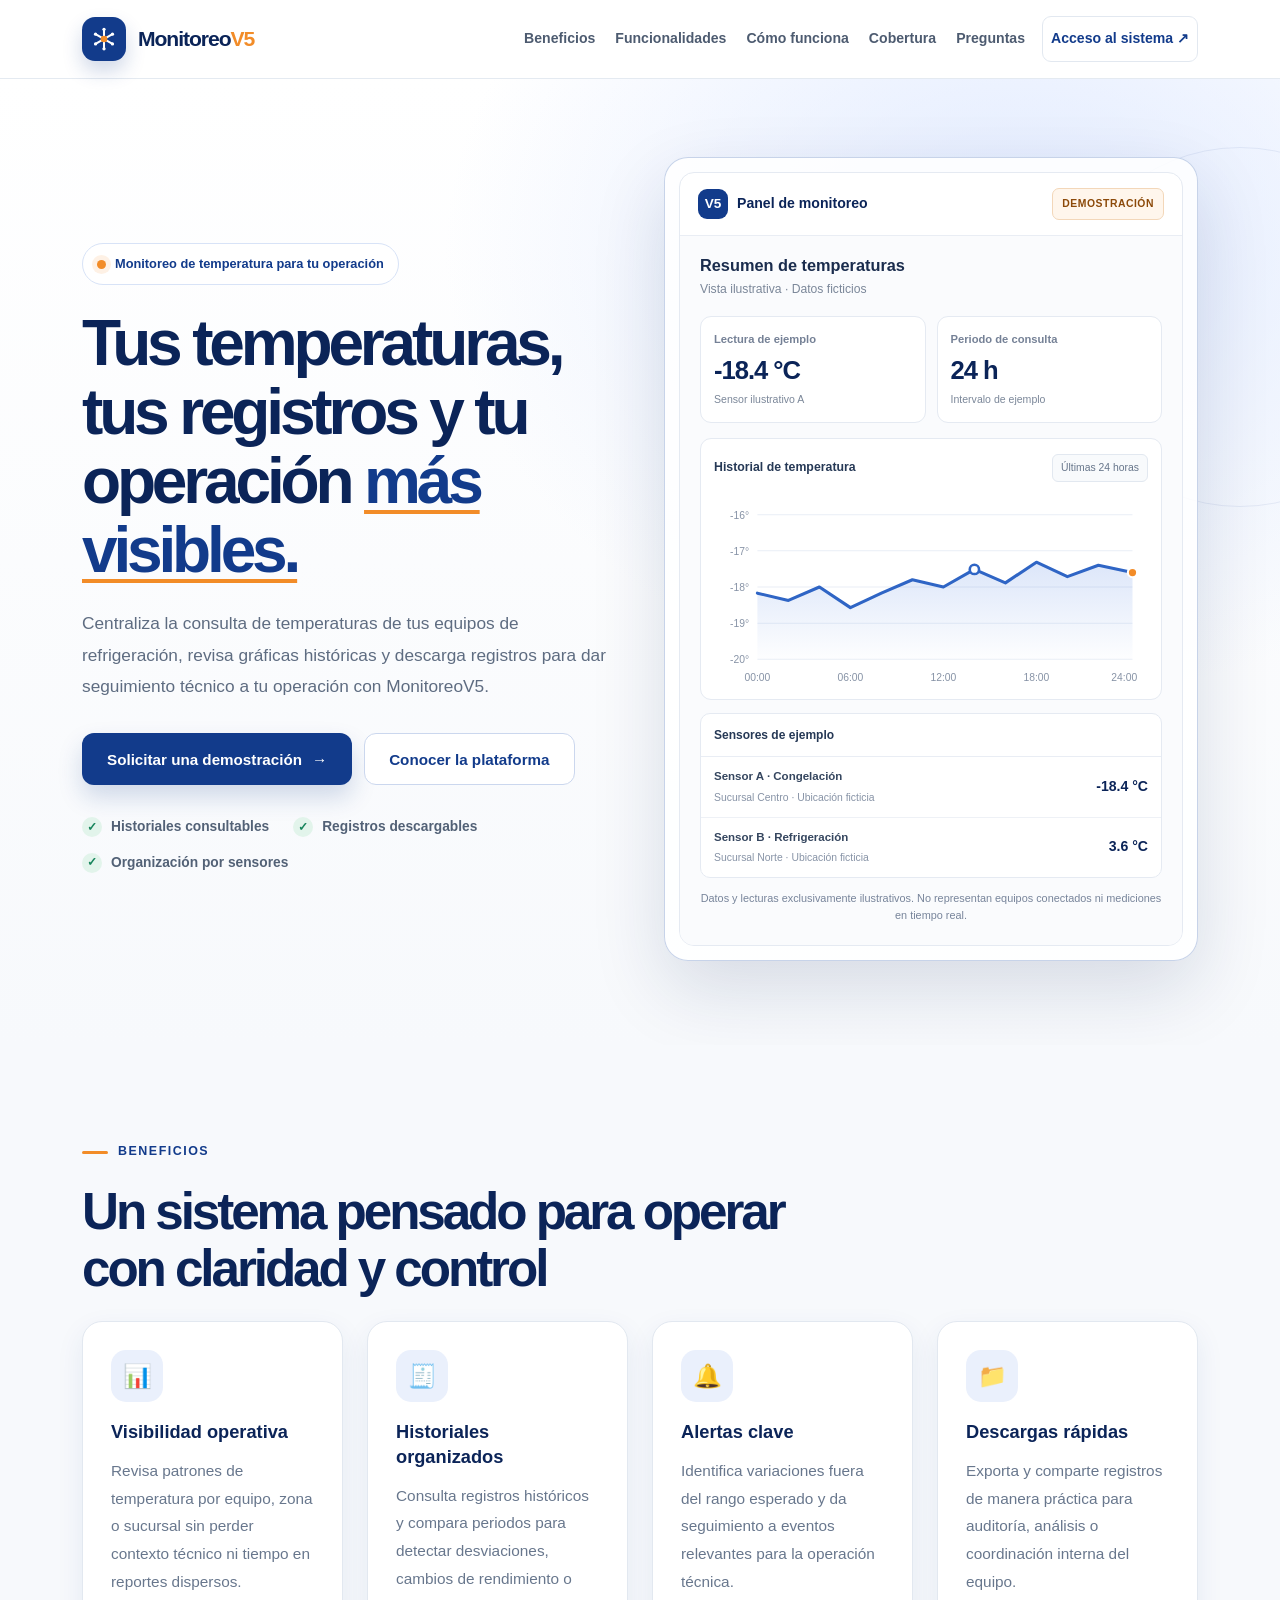
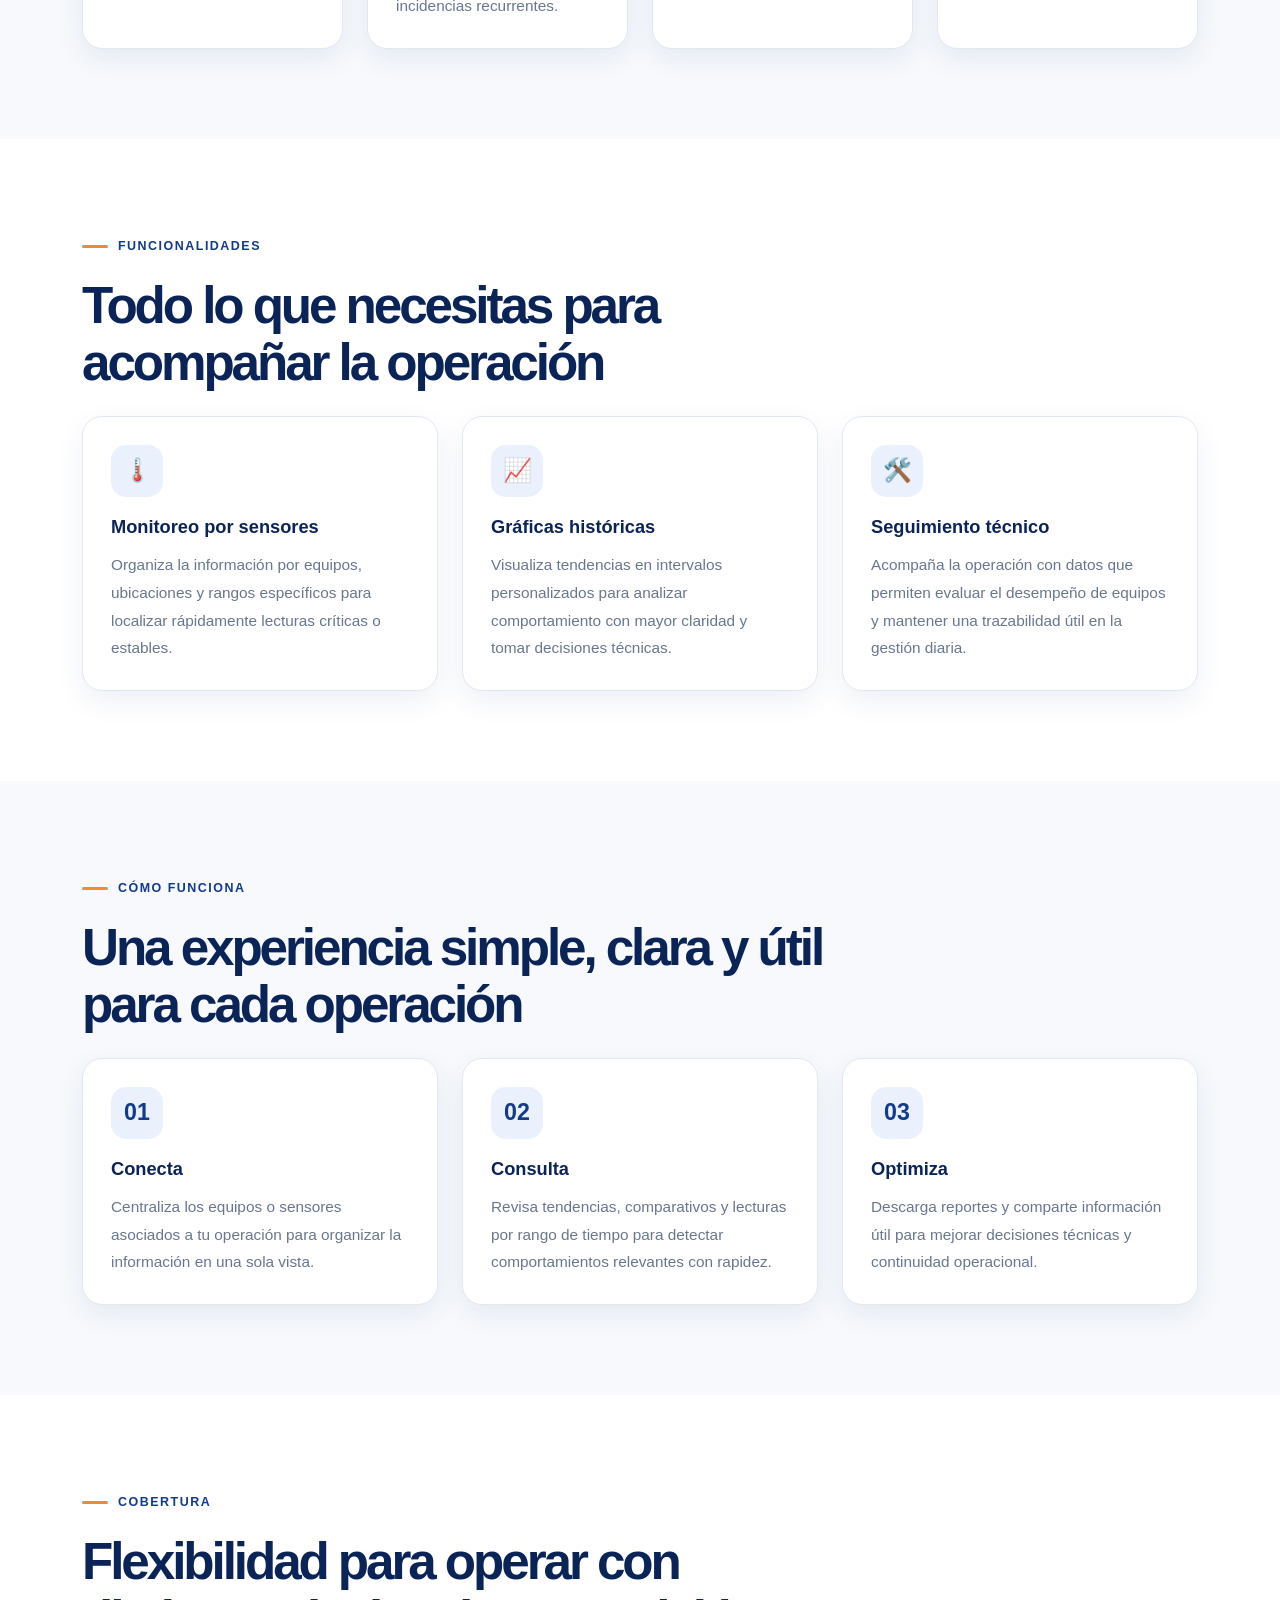
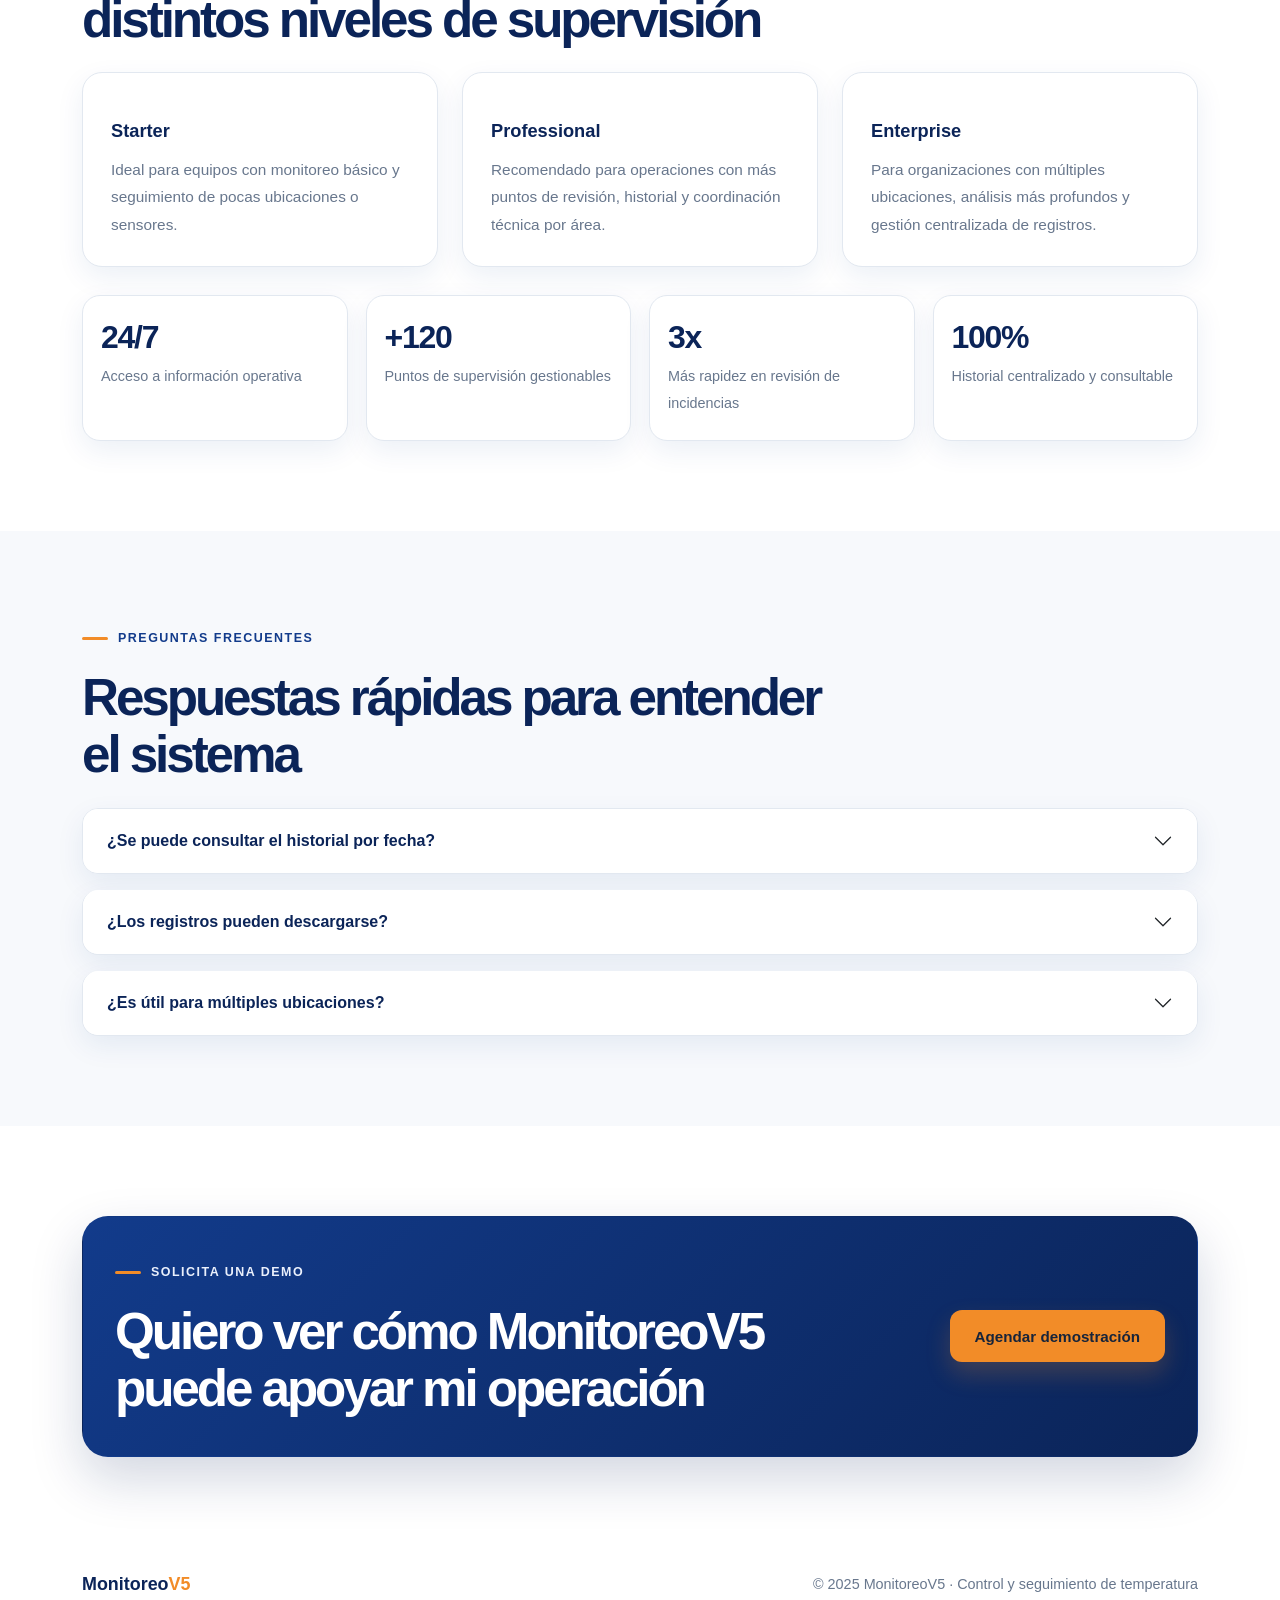
<file: index4.html>
<!DOCTYPE html>
<html lang="es">
<head>
  <meta charset="UTF-8" />
  <meta name="viewport" content="width=device-width, initial-scale=1" />
  <title>MonitoreoV5 | Control de temperatura industrial</title>
  <meta
    name="description"
    content="Centraliza lecturas de temperatura, revisa históricos y descarga reportes para mantener tu operación bajo control."
  />
  <meta name="robots" content="index, follow" />
  <meta name="theme-color" content="#123B8B" />
  <meta property="og:type" content="website" />
  <meta property="og:title" content="MonitoreoV5 | Control de temperatura industrial" />
  <meta
    property="og:description"
    content="Consulta temperaturas, organiza sensores y revisa gráficas históricas desde una sola plataforma."
  />
  <meta property="og:locale" content="es_MX" />

  <link
    href="https://cdn.jsdelivr.net/npm/bootstrap@5.3.3/dist/css/bootstrap.min.css"
    rel="stylesheet"
    integrity="sha384-QWTKZyjpPEjISv5WaRU9OFeRpok6YctnYmDr5pNlyT2bRjXh0JMhjY6hW+ALEwIH"
    crossorigin="anonymous"
  />

  <style>
    :root {
      --mv-primary: #123b8b;
      --mv-primary-dark: #0b2458;
      --mv-primary-light: #eaf0fc;
      --mv-primary-soft: #f3f7ff;
      --mv-accent: #f28c28;
      --mv-accent-soft: #fff4e8;
      --mv-bg: #f7f9fc;
      --mv-white: #ffffff;
      --mv-text: #243247;
      --mv-muted: #68778d;
      --mv-border: #e2e8f0;
      --mv-success: #16845b;
      --mv-radius: 20px;
      --mv-shadow: 0 18px 50px rgba(11, 36, 88, 0.10);
      --mv-shadow-soft: 0 10px 28px rgba(18, 59, 139, 0.08);
      --mv-transition: 180ms ease;
    }

    * {
      box-sizing: border-box;
    }

    html {
      scroll-behavior: smooth;
      scroll-padding-top: 90px;
    }

    body {
      margin: 0;
      background: var(--mv-white);
      color: var(--mv-text);
      font-family: -apple-system, BlinkMacSystemFont, "Segoe UI", Roboto, Arial, sans-serif;
      font-size: 16px;
      line-height: 1.7;
      -webkit-font-smoothing: antialiased;
      text-rendering: optimizeLegibility;
    }

    img, svg {
      max-width: 100%;
      display: block;
    }

    a {
      color: var(--mv-primary);
      text-decoration: none;
    }

    a:hover {
      color: var(--mv-primary-dark);
    }

    a:focus-visible,
    button:focus-visible,
    input:focus-visible,
    select:focus-visible,
    textarea:focus-visible {
      outline: 3px solid rgba(242, 140, 40, 0.8);
      outline-offset: 3px;
    }

    .mv-container {
      width: min(1160px, calc(100% - 40px));
      margin-inline: auto;
    }

    .mv-section {
      padding: 90px 0;
    }

    .mv-section-soft {
      background: var(--mv-bg);
    }

    .mv-section-label {
      display: inline-flex;
      align-items: center;
      gap: 10px;
      margin-bottom: 20px;
      color: var(--mv-primary);
      font-size: 0.78rem;
      font-weight: 800;
      letter-spacing: 0.12em;
      text-transform: uppercase;
    }

    .mv-section-label::before {
      width: 26px;
      height: 3px;
      border-radius: 99px;
      background: var(--mv-accent);
      content: "";
    }

    .mv-heading {
      max-width: 760px;
      margin-bottom: 18px;
      color: var(--mv-primary-dark);
      font-size: clamp(2.1rem, 4vw, 3.2rem);
      font-weight: 850;
      letter-spacing: -0.06em;
      line-height: 1.12;
    }

    .mv-subheading {
      max-width: 700px;
      margin-bottom: 0;
      color: var(--mv-muted);
      font-size: 1.05rem;
      line-height: 1.8;
    }

    .mv-btn {
      display: inline-flex;
      align-items: center;
      justify-content: center;
      gap: 10px;
      min-height: 52px;
      padding: 13px 24px;
      border: 1px solid transparent;
      border-radius: 12px;
      font-size: 0.95rem;
      font-weight: 750;
      line-height: 1.4;
      text-align: center;
      transition: all var(--mv-transition);
      white-space: nowrap;
    }

    .mv-btn:hover {
      transform: translateY(-2px);
    }

    .mv-btn-primary {
      background: var(--mv-primary);
      color: var(--mv-white);
      box-shadow: 0 12px 24px rgba(18, 59, 139, 0.18);
    }

    .mv-btn-primary:hover {
      background: var(--mv-primary-dark);
      color: var(--mv-white);
    }

    .mv-btn-accent {
      background: var(--mv-accent);
      color: #17243a;
      box-shadow: 0 12px 24px rgba(242, 140, 40, 0.22);
    }

    .mv-btn-accent:hover {
      background: #ff9d3f;
      color: #17243a;
    }

    .mv-btn-outline {
      border-color: #cbd7ee;
      background: var(--mv-white);
      color: var(--mv-primary);
    }

    .mv-btn-outline:hover {
      border-color: var(--mv-primary);
      background: var(--mv-primary-light);
      color: var(--mv-primary-dark);
    }

    .mv-icon {
      display: inline-flex;
      width: 52px;
      height: 52px;
      flex: 0 0 52px;
      align-items: center;
      justify-content: center;
      border-radius: 15px;
      background: var(--mv-primary-light);
      color: var(--mv-primary);
      font-size: 1.45rem;
      font-weight: 700;
    }

    .mv-card {
      height: 100%;
      padding: 28px;
      border: 1px solid var(--mv-border);
      border-radius: var(--mv-radius);
      background: var(--mv-white);
      box-shadow: var(--mv-shadow-soft);
      transition:
        transform var(--mv-transition),
        box-shadow var(--mv-transition),
        border-color var(--mv-transition);
    }

    .mv-card:hover {
      transform: translateY(-4px);
      border-color: #cbd7ed;
      box-shadow: var(--mv-shadow);
    }

    .mv-card h3 {
      margin: 18px 0 12px;
      color: var(--mv-primary-dark);
      font-size: 1.14rem;
      font-weight: 800;
      line-height: 1.35;
    }

    .mv-card p {
      margin-bottom: 0;
      color: var(--mv-muted);
      font-size: 0.96rem;
      line-height: 1.8;
    }

    .mv-header {
      position: sticky;
      top: 0;
      z-index: 1030;
      border-bottom: 1px solid rgba(226, 232, 240, 0.9);
      background: rgba(255, 255, 255, 0.96);
      backdrop-filter: blur(14px);
      -webkit-backdrop-filter: blur(14px);
    }

    .mv-navbar {
      min-height: 78px;
    }

    .mv-brand {
      display: inline-flex;
      align-items: center;
      gap: 12px;
      color: var(--mv-primary-dark);
      font-size: 1.32rem;
      font-weight: 850;
      letter-spacing: -0.05em;
    }

    .mv-brand:hover {
      color: var(--mv-primary);
    }

    .mv-brand-symbol {
      display: inline-flex;
      width: 44px;
      height: 44px;
      align-items: center;
      justify-content: center;
      border-radius: 13px;
      background: var(--mv-primary);
      color: var(--mv-white);
      box-shadow: 0 10px 20px rgba(18, 59, 139, 0.20);
    }

    .mv-brand-symbol svg {
      width: 26px;
      height: 26px;
    }

    .mv-brand-v {
      color: var(--mv-accent);
    }

    .mv-nav-links {
      align-items: center;
      gap: 4px;
    }

    .mv-nav-links .nav-link {
      padding: 10px 12px;
      border-radius: 9px;
      color: #4d5b70;
      font-size: 0.88rem;
      font-weight: 700;
      transition: background var(--mv-transition), color var(--mv-transition);
    }

    .mv-nav-links .nav-link:hover {
      background: var(--mv-primary-light);
      color: var(--mv-primary);
    }

    .mv-nav-system {
      margin-left: 5px;
      border: 1px solid var(--mv-border);
      border-radius: 10px;
      color: var(--mv-primary) !important;
      background: #fff;
    }

    .mv-navbar .navbar-toggler {
      padding: 9px 11px;
      border-color: var(--mv-border);
      border-radius: 10px;
    }

    .mv-navbar .navbar-toggler:focus {
      box-shadow: 0 0 0 3px rgba(242, 140, 40, 0.2);
    }

    .mv-hero {
      position: relative;
      overflow: hidden;
      padding: 78px 0 84px;
      background:
        radial-gradient(ellipse at 80% 18%, rgba(217, 229, 255, 0.8) 0%, rgba(217, 229, 255, 0) 40%),
        linear-gradient(180deg, #ffffff 0%, #f7f9fc 100%);
    }

    .mv-hero::before {
      position: absolute;
      top: 68px;
      right: -140px;
      width: 360px;
      height: 360px;
      border: 1px solid rgba(18, 59, 139, 0.08);
      border-radius: 50%;
      content: "";
      pointer-events: none;
    }

    .mv-hero-content {
      position: relative;
      z-index: 1;
    }

    .mv-hero-eyebrow {
      display: inline-flex;
      align-items: center;
      gap: 9px;
      margin-bottom: 24px;
      padding: 9px 14px;
      border: 1px solid #d8e3f7;
      border-radius: 999px;
      background: rgba(255, 255, 255, 0.9);
      color: var(--mv-primary);
      font-size: 0.8rem;
      font-weight: 800;
    }

    .mv-hero-eyebrow-dot {
      width: 9px;
      height: 9px;
      border-radius: 50%;
      background: var(--mv-accent);
      box-shadow: 0 0 0 5px rgba(242, 140, 40, 0.12);
    }

    .mv-hero h1 {
      max-width: 690px;
      margin: 0 0 22px;
      color: var(--mv-primary-dark);
      font-size: clamp(2.6rem, 5vw, 4.25rem);
      font-weight: 850;
      letter-spacing: -0.065em;
      line-height: 1.08;
    }

    .mv-hero h1 .mv-highlight {
      color: var(--mv-primary);
      text-decoration: underline;
      text-decoration-color: var(--mv-accent);
      text-decoration-thickness: 4px;
      text-underline-offset: 7px;
    }

    .mv-hero-description {
      max-width: 590px;
      margin-bottom: 30px;
      color: #5e6c81;
      font-size: 1.08rem;
      line-height: 1.85;
    }

    .mv-hero-actions {
      display: flex;
      flex-wrap: wrap;
      gap: 12px;
      margin-bottom: 30px;
    }

    .mv-hero-points {
      display: flex;
      flex-wrap: wrap;
      gap: 12px 24px;
      margin: 0;
      padding: 0;
      list-style: none;
    }

    .mv-hero-points li {
      display: flex;
      align-items: center;
      gap: 9px;
      color: #526176;
      font-size: 0.86rem;
      font-weight: 700;
    }

    .mv-check {
      display: inline-flex;
      width: 20px;
      height: 20px;
      flex: 0 0 20px;
      align-items: center;
      justify-content: center;
      border-radius: 50%;
      background: #e2f4eb;
      color: var(--mv-success);
      font-size: 0.78rem;
      font-weight: 900;
    }

    .mv-dashboard-wrap {
      position: relative;
      z-index: 1;
      padding: 14px;
      border: 1px solid rgba(190, 204, 229, 0.85);
      border-radius: 24px;
      background: rgba(255, 255, 255, 0.86);
      box-shadow: 0 28px 75px rgba(11, 36, 88, 0.14);
    }

    .mv-dashboard {
      overflow: hidden;
      border: 1px solid #e5eaf2;
      border-radius: 15px;
      background: #ffffff;
    }

    .mv-dashboard-topbar {
      display: flex;
      min-height: 63px;
      align-items: center;
      justify-content: space-between;
      gap: 12px;
      padding: 13px 18px;
      border-bottom: 1px solid #e9edf4;
    }

    .mv-dashboard-brand {
      display: flex;
      align-items: center;
      gap: 9px;
      color: var(--mv-primary-dark);
      font-size: 0.88rem;
      font-weight: 800;
    }

    .mv-dashboard-mini-logo {
      display: flex;
      width: 30px;
      height: 30px;
      align-items: center;
      justify-content: center;
      border-radius: 9px;
      background: var(--mv-primary);
      color: #ffffff;
      font-size: 0.85rem;
      font-weight: 800;
    }

    .mv-demo-badge {
      display: inline-flex;
      align-items: center;
      padding: 6px 9px;
      border: 1px solid #f3d7b9;
      border-radius: 7px;
      background: #fff6ec;
      color: #8c4a0a;
      font-size: 0.65rem;
      font-weight: 800;
      text-align: center;
      letter-spacing: 0.05em;
    }

    .mv-dashboard-body {
      padding: 20px;
      background: #fafbfd;
    }

    .mv-dashboard-heading {
      margin-bottom: 3px;
      color: #1a2c4d;
      font-size: 1.02rem;
      font-weight: 800;
    }

    .mv-dashboard-caption {
      margin-bottom: 17px;
      color: #7b8799;
      font-size: 0.76rem;
    }

    .mv-dashboard-metrics {
      display: grid;
      grid-template-columns: repeat(2, minmax(0, 1fr));
      gap: 11px;
      margin-bottom: 15px;
    }

    .mv-metric {
      min-width: 0;
      padding: 13px;
      border: 1px solid #e5eaf2;
      border-radius: 11px;
      background: #ffffff;
    }

    .mv-metric-label {
      display: block;
      margin-bottom: 6px;
      color: #758196;
      font-size: 0.7rem;
      font-weight: 700;
    }

    .mv-metric-value {
      display: block;
      color: var(--mv-primary-dark);
      font-size: clamp(1.25rem, 2vw, 1.8rem);
      font-weight: 850;
      letter-spacing: -0.04em;
      line-height: 1.2;
    }

    .mv-metric-detail {
      display: block;
      margin-top: 5px;
      color: #7b8799;
      font-size: 0.66rem;
    }

    .mv-dashboard-chart-card {
      margin-bottom: 13px;
      padding: 15px 13px 9px;
      border: 1px solid #e5eaf2;
      border-radius: 11px;
      background: #ffffff;
    }

    .mv-chart-header {
      display: flex;
      flex-wrap: wrap;
      align-items: center;
      justify-content: space-between;
      gap: 8px;
      margin-bottom: 12px;
    }

    .mv-chart-title {
      color: #263956;
      font-size: 0.77rem;
      font-weight: 800;
    }

    .mv-chart-period {
      padding: 4px 8px;
      border: 1px solid #e2e8f0;
      border-radius: 6px;
      color: #66758a;
      font-size: 0.65rem;
      background: #f8fafc;
    }

    .mv-chart {
      display: block;
      width: 100%;
      height: auto;
    }

    .mv-chart-label {
      fill: #8793a6;
      font-size: 10px;
      font-family: Arial, sans-serif;
    }

    .mv-dashboard-table {
      overflow: hidden;
      border: 1px solid #e5eaf2;
      border-radius: 10px;
      background: #ffffff;
    }

    .mv-dashboard-table-heading {
      padding: 11px 13px;
      border-bottom: 1px solid #e9edf4;
      color: #263956;
      font-size: 0.75rem;
      font-weight: 800;
    }

    .mv-sensor-row {
      display: grid;
      grid-template-columns: minmax(0, 1fr) auto;
      align-items: center;
      gap: 8px;
      padding: 10px 13px;
      border-bottom: 1px solid #eef1f6;
    }

    .mv-sensor-row:last-child {
      border-bottom: 0;
    }

    .mv-sensor-name {
      display: block;
      color: #35465f;
      font-size: 0.72rem;
      font-weight: 700;
      overflow-wrap: anywhere;
    }

    .mv-sensor-location {
      display: block;
      margin-top: 2px;
      color: #8793a6;
      font-size: 0.65rem;
    }

    .mv-sensor-reading {
      color: var(--mv-primary-dark);
      font-size: 0.88rem;
      font-weight: 850;
      white-space: nowrap;
    }

    .mv-dashboard-disclaimer {
      margin: 12px 0 0;
      color: #77849a;
      font-size: 0.68rem;
      line-height: 1.6;
      text-align: center;
    }

    .mv-stat-grid {
      display: grid;
      grid-template-columns: repeat(4, minmax(0, 1fr));
      gap: 18px;
      margin-top: 28px;
    }

    .mv-stat {
      padding: 24px 18px;
      border: 1px solid var(--mv-border);
      border-radius: 18px;
      background: var(--mv-white);
      box-shadow: var(--mv-shadow-soft);
    }

    .mv-stat strong {
      display: block;
      margin-bottom: 6px;
      color: var(--mv-primary-dark);
      font-size: clamp(1.4rem, 2.5vw, 2rem);
      font-weight: 850;
      letter-spacing: -0.04em;
      line-height: 1.1;
    }

    .mv-stat span {
      color: var(--mv-muted);
      font-size: 0.9rem;
      line-height: 1.7;
    }

    .accordion {
      --bs-accordion-border-width: 0;
    }

    .accordion-item {
      border: 1px solid var(--mv-border);
      border-radius: 16px !important;
      background: var(--mv-white);
      box-shadow: var(--mv-shadow-soft);
      overflow: hidden;
    }

    .accordion-button {
      padding: 22px 24px;
      background: var(--mv-white);
      color: var(--mv-primary-dark);
      font-size: 1rem;
      font-weight: 700;
    }

    .accordion-button:not(.collapsed) {
      background: var(--mv-primary-soft);
      color: var(--mv-primary-dark);
      box-shadow: none;
    }

    .accordion-button:focus {
      box-shadow: none;
      border-color: transparent;
    }

    .accordion-body {
      padding: 0 24px 22px;
      color: var(--mv-muted);
      font-size: 0.96rem;
      line-height: 1.8;
    }

    .mv-cta-card {
      padding: 38px 32px;
      border: 1px solid transparent;
      border-radius: 26px;
      background: linear-gradient(135deg, var(--mv-primary) 0%, var(--mv-primary-dark) 100%);
      box-shadow: 0 22px 52px rgba(11, 36, 88, 0.18);
    }

    .mv-cta-card .mv-section-label {
      color: #eaf0fc;
    }

    .mv-cta-card .mv-heading {
      max-width: 680px;
      margin-bottom: 0;
      color: #ffffff;
    }

    footer {
      padding: 22px 0 46px;
    }

    @media (max-width: 991.98px) {
      .mv-hero {
        padding-top: 62px;
      }

      .mv-stat-grid {
        grid-template-columns: repeat(2, minmax(0, 1fr));
      }
    }

    @media (max-width: 767.98px) {
      .mv-section {
        padding: 72px 0;
      }

      .mv-hero-actions {
        flex-direction: column;
        align-items: flex-start;
      }

      .mv-hero-cta,
      .mv-hero-secondary {
        width: 100%;
      }

      .mv-stat-grid {
        grid-template-columns: 1fr;
      }
    }

    @media (max-width: 575.98px) {
      .mv-container {
        width: min(100% - 24px, 1160px);
      }

      .mv-dashboard-wrap {
        padding: 8px;
        border-radius: 16px;
      }

      .mv-dashboard-topbar {
        padding: 11px;
      }

      .mv-dashboard-body {
        padding: 12px;
      }

      .mv-dashboard-metrics {
        gap: 8px;
      }

      .mv-metric {
        padding: 10px;
      }

      .mv-dashboard-chart-card {
        padding: 11px 8px 6px;
      }

      .mv-cta-card {
        padding: 26px 20px;
      }
    }
  </style>
</head>

<body>

  <header class="mv-header">
    <nav class="navbar navbar-expand-lg mv-navbar" aria-label="Navegación principal">
      <div class="container mv-container">
        <a class="mv-brand" href="#inicio" aria-label="MonitoreoV5, ir al inicio">
          <span class="mv-brand-symbol" aria-hidden="true">
            <svg viewBox="0 0 32 32" fill="none" xmlns="http://www.w3.org/2000/svg">
              <path
                d="M16 4V28M5.6 10L26.4 22M5.6 22L26.4 10"
                stroke="currentColor"
                stroke-width="2.5"
                stroke-linecap="round"
              />
              <circle cx="16" cy="16" r="4.1" fill="#F28C28" />
              <circle cx="16" cy="4" r="2" fill="currentColor" />
              <circle cx="16" cy="28" r="2" fill="currentColor" />
              <circle cx="5.6" cy="10" r="2" fill="currentColor" />
              <circle cx="26.4" cy="22" r="2" fill="currentColor" />
              <circle cx="5.6" cy="22" r="2" fill="currentColor" />
              <circle cx="26.4" cy="10" r="2" fill="currentColor" />
            </svg>
          </span>
          <span>Monitoreo<span class="mv-brand-v">V5</span></span>
        </a>

        <button
          class="navbar-toggler"
          type="button"
          data-bs-toggle="collapse"
          data-bs-target="#mvNavbar"
          aria-controls="mvNavbar"
          aria-expanded="false"
          aria-label="Abrir o cerrar menú"
        >
          <svg
            width="24"
            height="24"
            viewBox="0 0 24 24"
            fill="none"
            stroke="currentColor"
            stroke-width="2"
            stroke-linecap="round"
            aria-hidden="true"
          >
            <path d="M4 7h16M4 12h16M4 17h16" />
          </svg>
        </button>

        <div class="collapse navbar-collapse" id="mvNavbar">
          <ul class="navbar-nav ms-auto mv-nav-links">
            <li class="nav-item"><a class="nav-link" href="#beneficios">Beneficios</a></li>
            <li class="nav-item"><a class="nav-link" href="#funcionalidades">Funcionalidades</a></li>
            <li class="nav-item"><a class="nav-link" href="#como-funciona">Cómo funciona</a></li>
            <li class="nav-item"><a class="nav-link" href="#planes">Cobertura</a></li>
            <li class="nav-item"><a class="nav-link" href="#preguntas">Preguntas</a></li>
            <li class="nav-item">
              <a
                class="nav-link mv-nav-system"
                href=""
                target="_blank"
                rel="noopener noreferrer"
              >
                Acceso al sistema ↗
              </a>
            </li>
          </ul>
        </div>
      </div>
    </nav>
  </header>

  <main>
    <section class="mv-hero" id="inicio" aria-labelledby="mv-hero-title">
      <div class="container mv-container">
        <div class="row align-items-center g-5">
          <div class="col-lg-6 mv-hero-content">
            <div class="mv-hero-eyebrow">
              <span class="mv-hero-eyebrow-dot" aria-hidden="true"></span>
              Monitoreo de temperatura para tu operación
            </div>

            <h1 id="mv-hero-title">
              Tus temperaturas, tus registros y tu operación
              <span class="mv-highlight">más visibles.</span>
            </h1>

            <p class="mv-hero-description">
              Centraliza la consulta de temperaturas de tus equipos de refrigeración,
              revisa gráficas históricas y descarga registros para dar seguimiento técnico
              a tu operación con MonitoreoV5.
            </p>

            <div class="mv-hero-actions">
              <a class="mv-btn mv-btn-primary mv-hero-cta" href="#solicitar-demo">
                Solicitar una demostración <span aria-hidden="true">→</span>
              </a>
              <a class="mv-btn mv-btn-outline mv-hero-secondary" href="#funcionalidades">
                Conocer la plataforma
              </a>
            </div>

            <ul class="mv-hero-points" aria-label="Características principales">
              <li><span class="mv-check" aria-hidden="true">✓</span> Historiales consultables</li>
              <li><span class="mv-check" aria-hidden="true">✓</span> Registros descargables</li>
              <li><span class="mv-check" aria-hidden="true">✓</span> Organización por sensores</li>
            </ul>
          </div>

          <div class="col-lg-6 mv-hero-content">
            <div class="mv-dashboard-wrap">
              <div class="mv-dashboard">
                <div class="mv-dashboard-topbar">
                  <div class="mv-dashboard-brand">
                    <span class="mv-dashboard-mini-logo" aria-hidden="true">V5</span>
                    <span>Panel de monitoreo</span>
                  </div>
                  <span class="mv-demo-badge">DEMOSTRACIÓN</span>
                </div>

                <div class="mv-dashboard-body">
                  <h2 class="mv-dashboard-heading">Resumen de temperaturas</h2>
                  <p class="mv-dashboard-caption">Vista ilustrativa · Datos ficticios</p>

                  <div class="mv-dashboard-metrics">
                    <div class="mv-metric">
                      <span class="mv-metric-label">Lectura de ejemplo</span>
                      <span class="mv-metric-value">-18.4 °C</span>
                      <span class="mv-metric-detail">Sensor ilustrativo A</span>
                    </div>

                    <div class="mv-metric">
                      <span class="mv-metric-label">Periodo de consulta</span>
                      <span class="mv-metric-value">24 h</span>
                      <span class="mv-metric-detail">Intervalo de ejemplo</span>
                    </div>
                  </div>

                  <div class="mv-dashboard-chart-card">
                    <div class="mv-chart-header">
                      <span class="mv-chart-title">Historial de temperatura</span>
                      <span class="mv-chart-period">Últimas 24 horas</span>
                    </div>

                    <svg
                      class="mv-chart"
                      viewBox="0 0 420 190"
                      role="img"
                      aria-labelledby="mv-chart-title mv-chart-description"
                    >
                      <title id="mv-chart-title">
                        Ejemplo ilustrativo de una gráfica histórica de temperatura
                      </title>
                      <desc id="mv-chart-description">
                        Línea ficticia de temperatura durante 24 horas.
                        No representa mediciones reales.
                      </desc>

                      <defs>
                        <linearGradient id="mv-chart-fill" x1="0" y1="0" x2="0" y2="1">
                          <stop offset="0%" stop-color="#477BE0" stop-opacity="0.19" />
                          <stop offset="100%" stop-color="#477BE0" stop-opacity="0.01" />
                        </linearGradient>
                      </defs>

                      <g stroke="#E9EEF6" stroke-width="1">
                        <line x1="42" y1="20" x2="405" y2="20" />
                        <line x1="42" y1="55" x2="405" y2="55" />
                        <line x1="42" y1="90" x2="405" y2="90" />
                        <line x1="42" y1="125" x2="405" y2="125" />
                        <line x1="42" y1="160" x2="405" y2="160" />
                      </g>

                      <g class="mv-chart-label" text-anchor="end">
                        <text x="34" y="24">-16°</text>
                        <text x="34" y="59">-17°</text>
                        <text x="34" y="94">-18°</text>
                        <text x="34" y="129">-19°</text>
                        <text x="34" y="164">-20°</text>
                      </g>

                      <path
                        d="M42 96 L72 103 L102 90 L132 110 L162 96 L192 83 L222 90 L252 73 L282 86 L312 66 L342 80 L372 69 L405 76 L405 160 L42 160 Z"
                        fill="url(#mv-chart-fill)"
                      />

                      <path
                        d="M42 96 L72 103 L102 90 L132 110 L162 96 L192 83 L222 90 L252 73 L282 86 L312 66 L342 80 L372 69 L405 76"
                        fill="none"
                        stroke="#2F65C5"
                        stroke-width="3"
                        stroke-linecap="round"
                        stroke-linejoin="round"
                      />

                      <circle cx="252" cy="73" r="4.5" fill="#FFFFFF" stroke="#2F65C5" stroke-width="2.5" />
                      <circle cx="405" cy="76" r="4.5" fill="#F28C28" stroke="#FFFFFF" stroke-width="2" />

                      <g class="mv-chart-label" text-anchor="middle">
                        <text x="42" y="181">00:00</text>
                        <text x="132" y="181">06:00</text>
                        <text x="222" y="181">12:00</text>
                        <text x="312" y="181">18:00</text>
                        <text x="397" y="181">24:00</text>
                      </g>
                    </svg>
                  </div>

                  <div class="mv-dashboard-table">
                    <div class="mv-dashboard-table-heading">Sensores de ejemplo</div>

                    <div class="mv-sensor-row">
                      <div>
                        <span class="mv-sensor-name">Sensor A · Congelación</span>
                        <span class="mv-sensor-location">Sucursal Centro · Ubicación ficticia</span>
                      </div>
                      <span class="mv-sensor-reading">-18.4 °C</span>
                    </div>

                    <div class="mv-sensor-row">
                      <div>
                        <span class="mv-sensor-name">Sensor B · Refrigeración</span>
                        <span class="mv-sensor-location">Sucursal Norte · Ubicación ficticia</span>
                      </div>
                      <span class="mv-sensor-reading">3.6 °C</span>
                    </div>
                  </div>

                  <p class="mv-dashboard-disclaimer">
                    Datos y lecturas exclusivamente ilustrativos.
                    No representan equipos conectados ni mediciones en tiempo real.
                  </p>
                </div>
              </div>
            </div>
          </div>
        </div>
      </div>
    </section>

    <section class="mv-section mv-section-soft" id="beneficios" aria-labelledby="beneficios-title">
      <div class="container mv-container">
        <div class="mb-4">
          <span class="mv-section-label">Beneficios</span>
          <h2 class="mv-heading" id="beneficios-title">
            Un sistema pensado para operar con claridad y control
          </h2>
        </div>

        <div class="row g-4">
          <div class="col-md-6 col-xl-3">
            <div class="mv-card">
              <div class="mv-icon" aria-hidden="true">📊</div>
              <h3>Visibilidad operativa</h3>
              <p>
                Revisa patrones de temperatura por equipo, zona o sucursal sin perder contexto
                técnico ni tiempo en reportes dispersos.
              </p>
            </div>
          </div>

          <div class="col-md-6 col-xl-3">
            <div class="mv-card">
              <div class="mv-icon" aria-hidden="true">🧾</div>
              <h3>Historiales organizados</h3>
              <p>
                Consulta registros históricos y compara periodos para detectar desviaciones,
                cambios de rendimiento o incidencias recurrentes.
              </p>
            </div>
          </div>

          <div class="col-md-6 col-xl-3">
            <div class="mv-card">
              <div class="mv-icon" aria-hidden="true">🔔</div>
              <h3>Alertas clave</h3>
              <p>
                Identifica variaciones fuera del rango esperado y da seguimiento a eventos
                relevantes para la operación técnica.
              </p>
            </div>
          </div>

          <div class="col-md-6 col-xl-3">
            <div class="mv-card">
              <div class="mv-icon" aria-hidden="true">📁</div>
              <h3>Descargas rápidas</h3>
              <p>
                Exporta y comparte registros de manera práctica para auditoría, análisis o
                coordinación interna del equipo.
              </p>
            </div>
          </div>
        </div>
      </div>
    </section>

    <section class="mv-section" id="funcionalidades" aria-labelledby="funcionalidades-title">
      <div class="container mv-container">
        <div class="mb-4">
          <span class="mv-section-label">Funcionalidades</span>
          <h2 class="mv-heading" id="funcionalidades-title">
            Todo lo que necesitas para acompañar la operación
          </h2>
        </div>

        <div class="row g-4">
          <div class="col-lg-4">
            <div class="mv-card">
              <div class="mv-icon" aria-hidden="true">🌡️</div>
              <h3>Monitoreo por sensores</h3>
              <p>
                Organiza la información por equipos, ubicaciones y rangos específicos para
                localizar rápidamente lecturas críticas o estables.
              </p>
            </div>
          </div>

          <div class="col-lg-4">
            <div class="mv-card">
              <div class="mv-icon" aria-hidden="true">📈</div>
              <h3>Gráficas históricas</h3>
              <p>
                Visualiza tendencias en intervalos personalizados para analizar comportamiento
                con mayor claridad y tomar decisiones técnicas.
              </p>
            </div>
          </div>

          <div class="col-lg-4">
            <div class="mv-card">
              <div class="mv-icon" aria-hidden="true">🛠️</div>
              <h3>Seguimiento técnico</h3>
              <p>
                Acompaña la operación con datos que permiten evaluar el desempeño de equipos
                y mantener una trazabilidad útil en la gestión diaria.
              </p>
            </div>
          </div>
        </div>
      </div>
    </section>

    <section class="mv-section mv-section-soft" id="como-funciona" aria-labelledby="como-funciona-title">
      <div class="container mv-container">
        <div class="mb-4">
          <span class="mv-section-label">Cómo funciona</span>
          <h2 class="mv-heading" id="como-funciona-title">
            Una experiencia simple, clara y útil para cada operación
          </h2>
        </div>

        <div class="row g-4">
          <div class="col-md-4">
            <div class="mv-card">
              <div class="mv-icon" aria-hidden="true">01</div>
              <h3>Conecta</h3>
              <p>
                Centraliza los equipos o sensores asociados a tu operación para organizar la
                información en una sola vista.
              </p>
            </div>
          </div>

          <div class="col-md-4">
            <div class="mv-card">
              <div class="mv-icon" aria-hidden="true">02</div>
              <h3>Consulta</h3>
              <p>
                Revisa tendencias, comparativos y lecturas por rango de tiempo para detectar
                comportamientos relevantes con rapidez.
              </p>
            </div>
          </div>

          <div class="col-md-4">
            <div class="mv-card">
              <div class="mv-icon" aria-hidden="true">03</div>
              <h3>Optimiza</h3>
              <p>
                Descarga reportes y comparte información útil para mejorar decisiones técnicas
                y continuidad operacional.
              </p>
            </div>
          </div>
        </div>
      </div>
    </section>

    <section class="mv-section" id="planes" aria-labelledby="planes-title">
      <div class="container mv-container">
        <div class="mb-4">
          <span class="mv-section-label">Cobertura</span>
          <h2 class="mv-heading" id="planes-title">
            Flexibilidad para operar con distintos niveles de supervisión
          </h2>
        </div>

        <div class="row g-4">
          <div class="col-lg-4">
            <div class="mv-card">
              <h3>Starter</h3>
              <p>
                Ideal para equipos con monitoreo básico y seguimiento de pocas ubicaciones o
                sensores.
              </p>
            </div>
          </div>

          <div class="col-lg-4">
            <div class="mv-card">
              <h3>Professional</h3>
              <p>
                Recomendado para operaciones con más puntos de revisión, historial y coordinación
                técnica por área.
              </p>
            </div>
          </div>

          <div class="col-lg-4">
            <div class="mv-card">
              <h3>Enterprise</h3>
              <p>
                Para organizaciones con múltiples ubicaciones, análisis más profundos y gestión
                centralizada de registros.
              </p>
            </div>
          </div>
        </div>

        <div class="mv-stat-grid">
          <div class="mv-stat">
            <strong>24/7</strong>
            <span>Acceso a información operativa</span>
          </div>

          <div class="mv-stat">
            <strong>+120</strong>
            <span>Puntos de supervisión gestionables</span>
          </div>

          <div class="mv-stat">
            <strong>3x</strong>
            <span>Más rapidez en revisión de incidencias</span>
          </div>

          <div class="mv-stat">
            <strong>100%</strong>
            <span>Historial centralizado y consultable</span>
          </div>
        </div>
      </div>
    </section>

    <section class="mv-section mv-section-soft" id="preguntas" aria-labelledby="preguntas-title">
      <div class="container mv-container">
        <div class="mb-4">
          <span class="mv-section-label">Preguntas frecuentes</span>
          <h2 class="mv-heading" id="preguntas-title">
            Respuestas rápidas para entender el sistema
          </h2>
        </div>

        <div class="accordion" id="faqMonitoreoV5">
          <div class="accordion-item mb-3">
            <h3 class="accordion-header">
              <button
                class="accordion-button collapsed"
                type="button"
                data-bs-toggle="collapse"
                data-bs-target="#faq1"
                aria-expanded="false"
              >
                ¿Se puede consultar el historial por fecha?
              </button>
            </h3>
            <div id="faq1" class="accordion-collapse collapse" data-bs-parent="#faqMonitoreoV5">
              <div class="accordion-body">
                Sí. La plataforma está pensada para revisar historiales y compararlos por
                periodos para detectar evolución del comportamiento operativo.
              </div>
            </div>
          </div>

          <div class="accordion-item mb-3">
            <h3 class="accordion-header">
              <button
                class="accordion-button collapsed"
                type="button"
                data-bs-toggle="collapse"
                data-bs-target="#faq2"
                aria-expanded="false"
              >
                ¿Los registros pueden descargarse?
              </button>
            </h3>
            <div id="faq2" class="accordion-collapse collapse" data-bs-parent="#faqMonitoreoV5">
              <div class="accordion-body">
                Sí. Una de sus ventajas es permitir exportar y compartir la información para
                análisis técnico, coordinación o auditoría.
              </div>
            </div>
          </div>

          <div class="accordion-item">
            <h3 class="accordion-header">
              <button
                class="accordion-button collapsed"
                type="button"
                data-bs-toggle="collapse"
                data-bs-target="#faq3"
                aria-expanded="false"
              >
                ¿Es útil para múltiples ubicaciones?
              </button>
            </h3>
            <div id="faq3" class="accordion-collapse collapse" data-bs-parent="#faqMonitoreoV5">
              <div class="accordion-body">
                Sí. Está diseñado para facilitar la visión operativa en diferentes sucursales,
                áreas o equipos que requieren supervisión técnica.
              </div>
            </div>
          </div>
        </div>
      </div>
    </section>

    <section class="mv-section" id="solicitar-demo">
      <div class="container mv-container">
        <div class="mv-cta-card">
          <div class="row align-items-center g-4">
            <div class="col-lg-8">
              <span class="mv-section-label">Solicita una demo</span>
              <h2 class="mv-heading">
                Quiero ver cómo MonitoreoV5 puede apoyar mi operación
              </h2>
            </div>

            <div class="col-lg-4 text-lg-end">
              <a class="mv-btn mv-btn-accent" href="mailto:demo@monitoreov5.com">
                Agendar demostración
              </a>
            </div>
          </div>
        </div>
      </div>
    </section>
  </main>

  <footer>
    <div class="container mv-container">
      <div class="d-flex flex-column flex-md-row justify-content-between align-items-center gap-3">
        <div>
          <span style="font-size: 1.12rem; font-weight: 800; color: var(--mv-primary-dark);">
            Monitoreo<span style="color: var(--mv-accent);">V5</span>
          </span>
        </div>

        <div style="color: var(--mv-muted); font-size: 0.9rem;">
          © 2025 MonitoreoV5 · Control y seguimiento de temperatura
        </div>
      </div>
    </div>
  </footer>

  <script
    src="https://cdn.jsdelivr.net/npm/bootstrap@5.3.3/dist/js/bootstrap.bundle.min.js"
    integrity="sha384-YvpcrYf0tY3lHB60NNkmXc5s9fDVZLESaAA55NDzOxhy9GkcIdmekl7Xjv7d6I9B"
    crossorigin="anonymous"
  ></script>
</body>
</html>
</file>
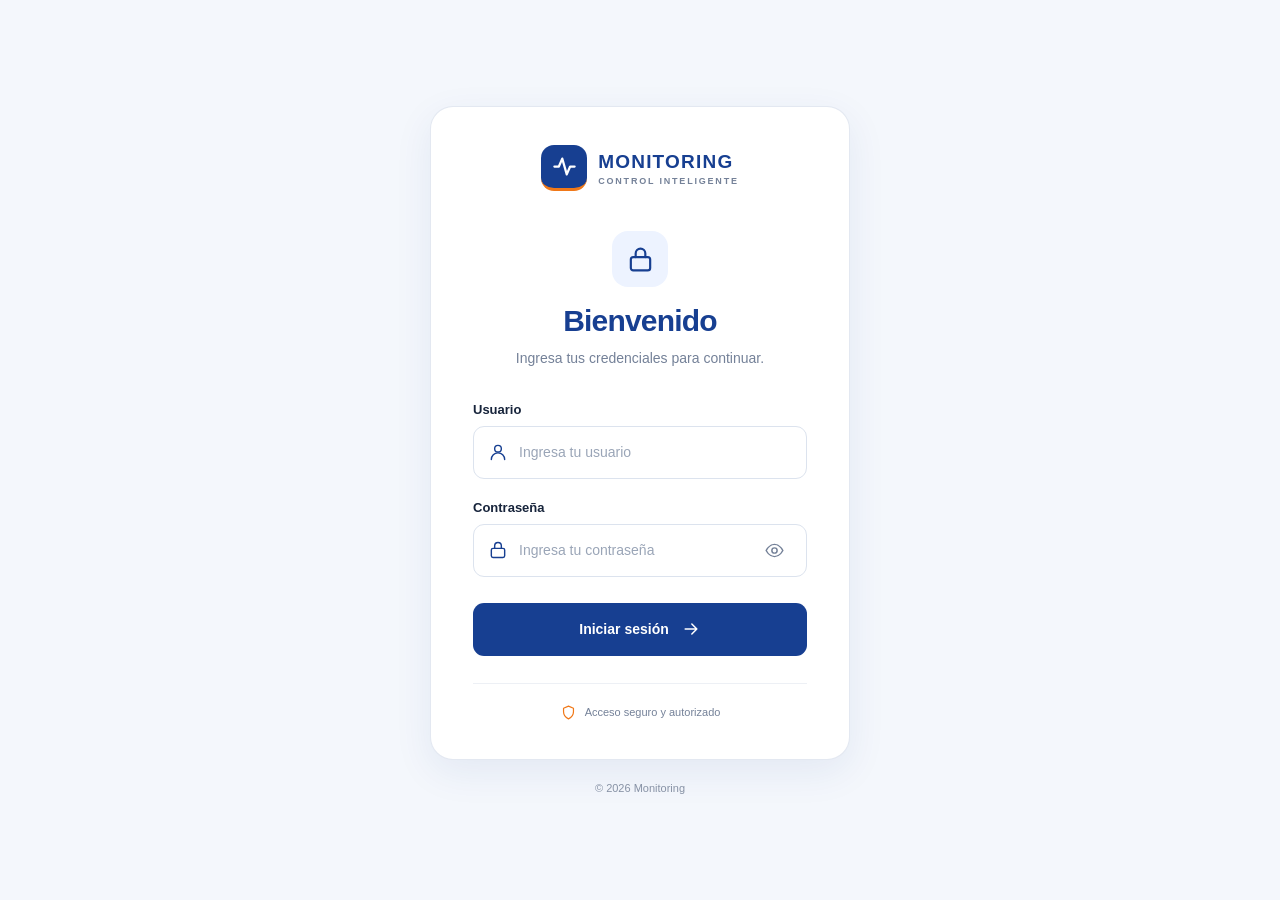
<file: login.html>
<!DOCTYPE html>
<html lang="es">
<head>
    <meta charset="UTF-8">
    <meta name="viewport" content="width=device-width, initial-scale=1">
    <meta name="theme-color" content="#173F91">
    <meta name="description" content="Acceso seguro a Monitoring">
    <title>Iniciar sesión | Monitoring</title>
    <link rel="stylesheet" href="login.css">
</head>
<body>

    <main class="login-page">
        <section class="login-card" aria-labelledby="login-title">

            <a class="brand" href="logi4.php" aria-label="Monitoring, inicio">
                <span class="brand-logo" aria-hidden="true">
                    <svg viewBox="0 0 24 24" fill="none">
                        <path d="M3 12h4l3-7 4 14 3-7h4"
                            stroke="currentColor"
                            stroke-width="2"
                            stroke-linecap="round"
                            stroke-linejoin="round"/>
                    </svg>
                </span>

                <span class="brand-text">
                    <strong>MONITORING</strong>
                    <small>CONTROL INTELIGENTE</small>
                </span>
            </a>

            <div class="login-heading">
                <span class="login-icon" aria-hidden="true">
                    <svg viewBox="0 0 24 24" fill="none">
                        <rect x="4" y="10" width="16" height="11" rx="2"
                            stroke="currentColor" stroke-width="1.8"/>
                        <path d="M8 10V7a4 4 0 0 1 8 0v3"
                            stroke="currentColor" stroke-width="1.8"
                            stroke-linecap="round"/>
                    </svg>
                </span>

                <h1 id="login-title">Bienvenido</h1>
                <p>Ingresa tus credenciales para continuar.</p>
            </div>

            <form method="post" action="logi4.php">

                <!-- Conserva aquí el token CSRF generado por PHP -->
                <input
                    type="hidden"
                    name="csrf"
                    value="<?= htmlspecialchars($_SESSION['csrf'] ?? '', ENT_QUOTES, 'UTF-8') ?>"
                >

                <div class="field">
                    <label for="usuario">Usuario</label>

                    <div class="input-box">
                        <svg viewBox="0 0 24 24" fill="none"
                            aria-hidden="true">
                            <circle cx="12" cy="8" r="4"
                                stroke="currentColor" stroke-width="1.7"/>
                            <path d="M4 21a8 8 0 0 1 16 0"
                                stroke="currentColor" stroke-width="1.7"
                                stroke-linecap="round"/>
                        </svg>

                        <input
                            id="usuario"
                            type="text"
                            name="usuario"
                            maxlength="7"
                            autocomplete="username"
                            placeholder="Ingresa tu usuario"
                            autocapitalize="none"
                            spellcheck="false"
                            required
                        >
                    </div>
                </div>

                <div class="field">
                    <label for="password">Contraseña</label>

                    <div class="input-box">
                        <svg viewBox="0 0 24 24" fill="none"
                            aria-hidden="true">
                            <rect x="4" y="10" width="16" height="11" rx="2"
                                stroke="currentColor" stroke-width="1.7"/>
                            <path d="M8 10V7a4 4 0 0 1 8 0v3"
                                stroke="currentColor" stroke-width="1.7"
                                stroke-linecap="round"/>
                        </svg>

                        <input
                            id="password"
                            type="password"
                            name="password"
                            maxlength="8"
                            autocomplete="current-password"
                            placeholder="Ingresa tu contraseña"
                            required
                        >

                        <button
                            type="button"
                            class="password-toggle"
                            id="togglePassword"
                            aria-label="Mostrar contraseña"
                            aria-pressed="false"
                        >
                            <svg viewBox="0 0 24 24" fill="none"
                                aria-hidden="true">
                                <path d="M2.5 12s3.5-7 9.5-7 9.5 7 9.5 7-3.5 7-9.5 7-9.5-7-9.5-7Z"
                                    stroke="currentColor" stroke-width="1.7"/>
                                <circle cx="12" cy="12" r="3"
                                    stroke="currentColor" stroke-width="1.7"/>
                            </svg>
                        </button>
                    </div>
                </div>

                <button class="submit-button" type="submit">
                    <span>Iniciar sesión</span>
                    <svg viewBox="0 0 24 24" fill="none"
                        aria-hidden="true">
                        <path d="M5 12h14m-6-6 6 6-6 6"
                            stroke="currentColor" stroke-width="1.8"
                            stroke-linecap="round"
                            stroke-linejoin="round"/>
                    </svg>
                </button>
            </form>

            <div class="security-note">
                <svg viewBox="0 0 24 24" fill="none" aria-hidden="true">
                    <path d="M12 3 5 6v5c0 4.6 2.9 8.1 7 10 4.1-1.9 7-5.4 7-10V6l-7-3Z"
                        stroke="currentColor" stroke-width="1.7"
                        stroke-linejoin="round"/>
                </svg>
                Acceso seguro y autorizado
            </div>

        </section>

        <footer class="footer">
            © 2026 Monitoring
        </footer>
    </main>

    <script src="login.js"></script>
</body>
</html>
</file>
<file: styles.css>
/* =========================================
   MonitoreoV5
   Diseño responsive | Mobile First
   Parte 1 de 3
   ========================================= */

:root {
  --blue: #123b8b;
  --blue-dark: #0b2458;
  --blue-light: #eaf1ff;
  --orange: #f28c28;
  --orange-dark: #d96f0b;
  --white: #ffffff;
  --background: #f7f9fc;
  --text: #18243a;
  --muted: #68768c;
  --border: #e4e9f1;
  --success: #21865b;
  --shadow: 0 16px 45px rgba(18, 59, 139, 0.09);
  --radius: 18px;
  --container: 1160px;
}

/* RESET */

* {
  box-sizing: border-box;
}

html {
  scroll-behavior: smooth;
  scroll-padding-top: 90px;
}

body {
  margin: 0;
  color: var(--text);
  background: var(--white);
  font-family: Inter, "Segoe UI", Roboto, Arial, sans-serif;
  font-size: 16px;
  line-height: 1.65;
  -webkit-font-smoothing: antialiased;
}

button,
input,
select {
  font: inherit;
}

a {
  color: inherit;
  text-decoration: none;
}

button,
a,
input,
select {
  -webkit-tap-highlight-color: transparent;
}

button:focus-visible,
a:focus-visible,
input:focus-visible,
select:focus-visible {
  outline: 3px solid rgba(242, 140, 40, 0.6);
  outline-offset: 3px;
}

svg {
  display: block;
  width: 100%;
  height: 100%;
}

h1,
h2,
h3,
p {
  margin-top: 0;
}

h1,
h2,
h3 {
  line-height: 1.2;
  letter-spacing: -0.035em;
}

h1 {
  font-size: clamp(2.5rem, 8vw, 4.6rem);
  font-weight: 800;
}

h2 {
  font-size: clamp(2rem, 5vw, 3.1rem);
  font-weight: 750;
}

h3 {
  font-size: 1.25rem;
  font-weight: 700;
}

p {
  color: var(--muted);
}

section[id] {
  scroll-margin-top: 90px;
}

/* CONTENEDOR Y SECCIONES */

.container {
  width: min(calc(100% - 36px), var(--container));
  margin-inline: auto;
}

.section {
  padding: 76px 0;
}

/* ENCABEZADO */

.header {
  position: sticky;
  top: 0;
  z-index: 100;
  background: rgba(255, 255, 255, 0.96);
  border-bottom: 1px solid rgba(228, 233, 241, 0.9);
  backdrop-filter: blur(14px);
}

.nav {
  min-height: 76px;
  display: flex;
  align-items: center;
  justify-content: space-between;
  gap: 20px;
}

.brand {
  display: inline-flex;
  align-items: center;
  gap: 10px;
  flex-shrink: 0;
}

.brand-logo {
  width: 43px;
  height: 43px;
  display: grid;
  place-items: center;
  padding: 8px;
  color: var(--blue);
  background: var(--blue-light);
  border-radius: 13px;
}

.brand-text {
  display: flex;
  flex-direction: column;
  line-height: 1.25;
}

.brand-text strong {
  color: var(--blue-dark);
  font-size: 1.12rem;
  letter-spacing: -0.035em;
}

.brand-text small {
  margin-top: 4px;
  color: var(--muted);
  font-size: 0.67rem;
}

/* BOTÓN DEL MENÚ MÓVIL */

.menu-toggle {
  display: flex;
  width: 44px;
  height: 44px;
  flex-direction: column;
  align-items: center;
  justify-content: center;
  gap: 5px;
  padding: 9px;
  border: 1px solid var(--border);
  border-radius: 12px;
  background: var(--white);
  cursor: pointer;
}

.menu-toggle span {
  width: 20px;
  height: 2px;
  border-radius: 3px;
  background: var(--blue);
  transition: transform 0.2s ease, opacity 0.2s ease;
}

.menu-toggle[aria-expanded="true"] span:first-child {
  transform: translateY(7px) rotate(45deg);
}

.menu-toggle[aria-expanded="true"] span:nth-child(2) {
  opacity: 0;
}

.menu-toggle[aria-expanded="true"] span:last-child {
  transform: translateY(-7px) rotate(-45deg);
}

/* NAVEGACIÓN */

.nav-links {
  display: none;
  position: absolute;
  top: calc(100% + 1px);
  left: 0;
  right: 0;
  padding: 18px;
  flex-direction: column;
  gap: 5px;
  background: var(--white);
  border-bottom: 1px solid var(--border);
  box-shadow: 0 14px 25px rgba(11, 36, 88, 0.08);
}

.nav-links.open {
  display: flex;
}

.nav-links > a:not(.login-link) {
  padding: 11px 12px;
  color: #48566d;
  border-radius: 8px;
  font-size: 0.94rem;
  font-weight: 600;
}

.nav-links > a:not(.login-link):hover {
  color: var(--blue);
  background: var(--background);
}

/* ACCESO AL LOGIN */

.login-link {
  display: inline-flex;
  align-items: center;
  justify-content: center;
  gap: 8px;
  margin-top: 5px;
  padding: 11px 15px;
  color: var(--blue);
  border: 1px solid #cbd8f1;
  border-radius: 10px;
  font-size: 0.92rem;
  font-weight: 700;
  transition: background 0.2s ease;
}

.login-link:hover {
  background: var(--blue-light);
}

.login-link svg {
  width: 19px;
  height: 19px;
  fill: none;
  stroke: currentColor;
  stroke-width: 1.7;
}

/* BOTONES GENERALES */

.btn {
  min-height: 48px;
  display: inline-flex;
  align-items: center;
  justify-content: center;
  gap: 10px;
  padding: 13px 20px;
  border: 1px solid transparent;
  border-radius: 10px;
  font-size: 0.94rem;
  font-weight: 700;
  line-height: 1.35;
  text-align: center;
  cursor: pointer;
  transition:
    transform 0.2s ease,
    box-shadow 0.2s ease,
    background 0.2s ease;
}

.btn:hover {
  transform: translateY(-2px);
}

.btn-primary {
  color: var(--white);
  background: var(--blue);
  box-shadow: 0 7px 18px rgba(18, 59, 139, 0.15);
}

.btn-primary:hover {
  background: var(--blue-dark);
  box-shadow: 0 10px 24px rgba(18, 59, 139, 0.2);
}

.btn-secondary {
  color: var(--blue);
  background: var(--white);
  border-color: var(--border);
}

.btn-secondary:hover,
.btn-outline:hover {
  background: var(--blue-light);
}

.btn-outline {
  color: var(--blue);
  background: var(--white);
  border-color: #cbd8f1;
}

.btn-full {
  width: 100%;
}


/* =========================================
   PORTADA / HERO
   ========================================= */

.hero {
  position: relative;
  overflow: hidden;
  padding: 56px 0 25px;
  background:
    radial-gradient(
      circle at 90% 15%,
      rgba(242, 140, 40, 0.09),
      transparent 32%
    ),
    linear-gradient(180deg, #f8faff 0%, #ffffff 100%);
}

.hero-grid {
  display: grid;
  grid-template-columns: minmax(0, 1fr);
  align-items: center;
  gap: 42px;
}

.hero-content {
  max-width: 650px;
}

.eyebrow {
  display: inline-flex;
  align-items: center;
  gap: 9px;
  color: var(--blue);
  font-size: 0.74rem;
  font-weight: 800;
  letter-spacing: 0.09em;
  line-height: 1.5;
}

.status-dot {
  width: 9px;
  height: 9px;
  flex-shrink: 0;
  border-radius: 50%;
  background: var(--orange);
  box-shadow: 0 0 0 4px rgba(242, 140, 40, 0.13);
}

.hero h1 {
  margin: 22px 0 20px;
  color: var(--blue-dark);
}

.hero h1 span,
.section-heading h2 span,
.features-content h2 span,
.contact-content h2 span {
  display: block;
  color: var(--blue);
}

.hero h1 span {
  margin-top: 5px;
}

.hero-description {
  max-width: 570px;
  margin-bottom: 26px;
  font-size: 1.02rem;
  line-height: 1.8;
}

.hero-actions {
  display: flex;
  flex-direction: column;
  align-items: stretch;
  gap: 12px;
}

.hero-trust {
  display: flex;
  align-items: flex-start;
  gap: 10px;
  margin-top: 25px;
}

.hero-trust p {
  margin: 0;
  font-size: 0.84rem;
  line-height: 1.6;
}

/* ICONO DE VERIFICACIÓN */

.check-icon {
  width: 23px;
  height: 23px;
  display: inline-grid;
  place-items: center;
  flex-shrink: 0;
  color: var(--success);
  background: #e8f7ef;
  border-radius: 50%;
  font-size: 0.8rem;
  font-weight: 800;
}

/* =========================================
   PANEL DE DEMOSTRACIÓN
   ========================================= */

.dashboard-wrap {
  min-width: 0;
  padding: 0;
}

.dashboard {
  padding: 17px;
  overflow: hidden;
  background: var(--white);
  border: 1px solid #e6ebf4;
  border-radius: 19px;
  box-shadow: 0 24px 65px rgba(18, 59, 139, 0.12);
}

.dashboard-header {
  display: flex;
  align-items: flex-start;
  justify-content: space-between;
  gap: 10px;
  padding-bottom: 17px;
  border-bottom: 1px solid var(--border);
}

.dashboard-label {
  color: var(--muted);
  font-size: 0.63rem;
  font-weight: 800;
  letter-spacing: 0.09em;
}

.dashboard-header h2 {
  margin: 5px 0 0;
  color: var(--blue-dark);
  font-size: 1.15rem;
  letter-spacing: -0.025em;
}

.demo-badge {
  padding: 5px 8px;
  color: #8a570f;
  background: #fff4df;
  border-radius: 6px;
  font-size: 0.57rem;
  font-weight: 800;
  white-space: nowrap;
}

.dashboard-toolbar {
  display: flex;
  align-items: center;
  justify-content: space-between;
  gap: 8px;
  padding: 14px 0;
  color: #53627a;
  font-size: 0.75rem;
  font-weight: 600;
}

.filter-label {
  padding: 6px 9px;
  color: var(--blue);
  background: var(--blue-light);
  border-radius: 7px;
}

.metrics-grid {
  display: grid;
  grid-template-columns: repeat(2, minmax(0, 1fr));
  gap: 10px;
  margin-bottom: 13px;
}

.metric-card {
  min-width: 0;
  padding: 14px 11px;
  background: #f8faff;
  border: 1px solid #edf1f8;
  border-radius: 12px;
}

.metric-card > span {
  display: block;
  margin-bottom: 7px;
  color: var(--muted);
  font-size: 0.69rem;
  line-height: 1.5;
}

.metric-card strong {
  display: block;
  color: var(--blue-dark);
  font-size: clamp(1.2rem, 5vw, 1.65rem);
  letter-spacing: -0.04em;
  line-height: 1.3;
}

.metric-card small {
  display: block;
  margin-top: 5px;
  color: #8490a2;
  font-size: 0.67rem;
}

.chart-card {
  min-width: 0;
  padding: 14px 10px 10px;
  border: 1px solid var(--border);
  border-radius: 12px;
}

.chart-header {
  display: flex;
  align-items: flex-start;
  justify-content: space-between;
  gap: 8px;
}

.chart-header h3 {
  margin-bottom: 5px;
  color: var(--blue-dark);
  font-size: 0.92rem;
  letter-spacing: -0.02em;
}

.chart-header p {
  margin-bottom: 0;
  font-size: 0.7rem;
  line-height: 1.5;
}

.temperature-value {
  color: var(--orange-dark);
  font-size: 0.8rem;
}

.chart-legend {
  display: flex;
  align-items: center;
  gap: 7px;
  margin-top: 15px;
  color: var(--muted);
  font-size: 0.66rem;
}

.chart-legend span {
  width: 17px;
  height: 3px;
  flex-shrink: 0;
  background: var(--orange);
  border-radius: 4px;
}

.chart-container {
  width: 100%;
  height: 180px;
  margin-top: 10px;
}

#temperatureChart {
  display: block;
  width: 100%;
  height: 100%;
}

.chart-periods {
  display: flex;
  gap: 6px;
  margin-top: 12px;
  padding-top: 10px;
  border-top: 1px solid #edf1f7;
}

.chart-periods button {
  min-width: 48px;
  padding: 7px 12px;
  color: #64728a;
  background: transparent;
  border: 0;
  border-radius: 7px;
  font-size: 0.75rem;
  font-weight: 700;
  cursor: pointer;
  transition: background 0.2s ease, color 0.2s ease;
}

.chart-periods button:hover {
  background: var(--blue-light);
}

.chart-periods button.active {
  color: var(--white);
  background: var(--blue);
}

.dashboard-footer {
  display: flex;
  flex-direction: column;
  gap: 4px;
  padding-top: 13px;
  color: #8490a2;
  font-size: 0.64rem;
}

/* FRANJA INFORMATIVA */

.hero-strip {
  display: flex;
  flex-wrap: wrap;
  align-items: center;
  justify-content: center;
  gap: 10px 14px;
  margin-top: 38px;
  padding: 20px 0 5px;
  color: #64728a;
  border-top: 1px solid var(--border);
  font-size: 0.66rem;
  font-weight: 800;
  letter-spacing: 0.04em;
  text-align: center;
}

.strip-divider {
  width: 4px;
  height: 4px;
  flex-shrink: 0;
  background: var(--orange);
  border-radius: 50%;
}

/* =========================================
   TÍTULOS Y ENCABEZADOS DE SECCIÓN
   ========================================= */

.section-heading {
  max-width: 700px;
  margin: 0 auto 38px;
  text-align: center;
}

.section-heading h2 {
  margin: 15px 0;
  color: var(--blue-dark);
}

.section-heading > p {
  max-width: 620px;
  margin: 0 auto;
  line-height: 1.8;
}

.section-note {
  max-width: 850px;
  margin: 30px auto 0;
  font-size: 0.82rem;
  line-height: 1.8;
  text-align: center;
}

/* =========================================
   TARJETAS DE BENEFICIOS
   ========================================= */

.benefits-grid {
  display: grid;
  grid-template-columns: minmax(0, 1fr);
  gap: 16px;
}

.benefit-card {
  padding: 24px 21px;
  background: var(--white);
  border: 1px solid var(--border);
  border-radius: var(--radius);
  transition:
    transform 0.25s ease,
    box-shadow 0.25s ease,
    border-color 0.25s ease;
}

.benefit-card:hover {
  transform: translateY(-4px);
  border-color: #cad7f0;
  box-shadow: var(--shadow);
}

.benefit-icon {
  width: 49px;
  height: 49px;
  display: grid;
  place-items: center;
  margin-bottom: 19px;
  border-radius: 14px;
  font-size: 1.7rem;
  font-weight: 700;
}

.blue-icon {
  color: var(--blue);
  background: var(--blue-light);
}

.orange-icon {
  color: var(--orange-dark);
  background: #fff1e3;
}

.benefit-card h3 {
  margin-bottom: 11px;
  color: var(--blue-dark);
  font-size: 1.1rem;
}

.benefit-card p {
  margin-bottom: 0;
  font-size: 0.91rem;
  line-height: 1.8;
}

/* =========================================
   FUNCIONALIDADES Y PERFILES
   ========================================= */

.features-section {
  overflow: hidden;
  background: var(--background);
}

.features-grid {
  display: grid;
  grid-template-columns: minmax(0, 1fr);
  align-items: center;
  gap: 40px;
}

.features-content h2 {
  margin: 15px 0;
  color: var(--blue-dark);
}

.features-content > p {
  line-height: 1.8;
}

.feature-list {
  display: grid;
  gap: 21px;
  margin: 28px 0;
  padding: 0;
  list-style: none;
}

.feature-list li {
  display: flex;
  align-items: flex-start;
  gap: 12px;
}

.feature-list li > div {
  min-width: 0;
}

.feature-list strong {
  display: block;
  margin-bottom: 4px;
  color: var(--blue-dark);
  font-size: 0.96rem;
}

.feature-list p {
  margin-bottom: 0;
  font-size: 0.86rem;
  line-height: 1.7;
}

.roles-panel {
  min-width: 0;
  padding: 19px;
  background: var(--white);
  border: 1px solid var(--border);
  border-radius: 20px;
  box-shadow: var(--shadow);
}

.roles-heading {
  display: flex;
  align-items: center;
  gap: 12px;
  margin-bottom: 20px;
  padding-bottom: 19px;
  border-bottom: 1px solid var(--border);
}

.roles-logo {
  width: 43px;
  height: 43px;
  display: grid;
  place-items: center;
  flex-shrink: 0;
  color: var(--blue);
  background: var(--blue-light);
  border-radius: 12px;
  font-size: 1.5rem;
}

.roles-heading strong {
  color: var(--blue-dark);
  font-size: 1rem;
}

.roles-heading p {
  margin: 3px 0 0;
  font-size: 0.76rem;
}

.role-card {
  display: flex;
  align-items: center;
  gap: 13px;
  margin-bottom: 11px;
  padding: 16px 13px;
  border: 1px solid #edf1f7;
  border-radius: 12px;
  transition: border-color 0.2s ease, transform 0.2s ease;
}

.role-card:hover {
  transform: translateX(3px);
  border-color: #cad7f0;
}

.role-icon {
  width: 41px;
  height: 41px;
  display: grid;
  place-items: center;
  flex-shrink: 0;
  color: var(--blue);
  background: var(--blue-light);
  border-radius: 10px;
  font-size: 1.3rem;
}

.role-card strong {
  display: block;
  color: var(--blue-dark);
  font-size: 0.92rem;
}

.role-card p {
  margin: 4px 0 0;
  font-size: 0.77rem;
  line-height: 1.6;
}

.roles-note {
  display: flex;
  align-items: flex-start;
  gap: 9px;
  margin-top: 16px;
  padding: 13px;
  color: #42634f;
  background: #f0faf4;
  border-radius: 10px;
  font-size: 0.76rem;
  line-height: 1.6;
}




/* =========================================
   CÓMO FUNCIONA
   ========================================= */

.process-grid {
  display: grid;
  grid-template-columns: minmax(0, 1fr);
  gap: 16px;
}

.process-card {
  position: relative;
  padding: 25px 22px;
  background: var(--white);
  border: 1px solid var(--border);
  border-radius: var(--radius);
  transition: transform 0.25s ease, box-shadow 0.25s ease;
}

.process-card:hover {
  transform: translateY(-4px);
  box-shadow: var(--shadow);
}

.process-card > span {
  display: inline-grid;
  width: 43px;
  height: 43px;
  place-items: center;
  margin-bottom: 20px;
  color: var(--orange-dark);
  background: #fff1e3;
  border-radius: 12px;
  font-size: 0.9rem;
  font-weight: 800;
}

.process-card h3 {
  margin-bottom: 10px;
  color: var(--blue-dark);
}

.process-card p {
  margin-bottom: 0;
  font-size: 0.88rem;
  line-height: 1.8;
}

/* =========================================
   PLANES
   ========================================= */

.plans-section {
  background: var(--background);
}

.plans-grid {
  display: grid;
  grid-template-columns: minmax(0, 1fr);
  align-items: stretch;
  gap: 19px;
}

.plan-card {
  display: flex;
  flex-direction: column;
  padding: 27px 22px;
  background: var(--white);
  border: 1px solid var(--border);
  border-radius: 18px;
  transition: transform 0.25s ease, box-shadow 0.25s ease;
}

.plan-card:hover {
  transform: translateY(-4px);
  box-shadow: var(--shadow);
}

.plan-label {
  align-self: flex-start;
  margin-bottom: 16px;
  padding: 6px 9px;
  color: var(--blue);
  background: var(--blue-light);
  border-radius: 6px;
  font-size: 0.65rem;
  font-weight: 800;
  letter-spacing: 0.055em;
}

.plan-card h3 {
  margin-bottom: 12px;
  color: var(--blue-dark);
  font-size: 1.5rem;
}

.plan-card > p {
  min-height: 75px;
  margin-bottom: 20px;
  font-size: 0.88rem;
  line-height: 1.8;
}

.plan-card ul {
  display: grid;
  gap: 13px;
  margin: 0 0 27px;
  padding: 0;
  list-style: none;
}

.plan-card li {
  position: relative;
  padding-left: 25px;
  color: #526078;
  font-size: 0.86rem;
  line-height: 1.6;
}

.plan-card li::before {
  position: absolute;
  top: 0;
  left: 0;
  color: var(--success);
  content: "✓";
  font-weight: 800;
}

.plan-card .btn {
  width: 100%;
  margin-top: auto;
}

.plan-featured {
  position: relative;
  border: 2px solid var(--blue);
  box-shadow: 0 12px 35px rgba(18, 59, 139, 0.08);
}

.plan-featured .plan-label {
  color: #8c4b06;
  background: #fff0df;
}

/* =========================================
   CONTACTO
   ========================================= */

.contact-section {
  position: relative;
  overflow: hidden;
  background:
    radial-gradient(
      circle at 5% 20%,
      rgba(18, 59, 139, 0.055),
      transparent 32%
    ),
    var(--white);
}

.contact-grid {
  display: grid;
  grid-template-columns: minmax(0, 1fr);
  align-items: start;
  gap: 38px;
}

.contact-content h2 {
  margin: 16px 0;
  color: var(--blue-dark);
}

.contact-content > p {
  line-height: 1.85;
}

.contact-points {
  display: grid;
  gap: 14px;
  margin: 26px 0;
}

.contact-points p {
  display: flex;
  align-items: flex-start;
  gap: 10px;
  margin: 0;
  color: #43516a;
  font-size: 0.9rem;
}

.contact-points p > span {
  color: var(--success);
  font-weight: 800;
}

.whatsapp-link {
  display: inline-flex;
  align-items: center;
  justify-content: center;
  gap: 10px;
  min-height: 48px;
  padding: 12px 17px;
  color: #176c46;
  background: #eaf8f0;
  border: 1px solid #ccebd9;
  border-radius: 10px;
  font-size: 0.9rem;
  font-weight: 750;
  transition: background 0.2s ease, transform 0.2s ease;
}

.whatsapp-link:hover {
  transform: translateY(-2px);
  background: #d9f3e4;
}

.whatsapp-link svg {
  width: 23px;
  height: 23px;
  fill: none;
  stroke: currentColor;
  stroke-width: 1.5;
  stroke-linecap: round;
  stroke-linejoin: round;
}

.contact-note {
  margin: 10px 0 0;
  font-size: 0.75rem;
  line-height: 1.6;
}

.contact-note[hidden] {
  display: none;
}

/* =========================================
   FORMULARIO COMERCIAL
   ========================================= */

.lead-form {
  min-width: 0;
  padding: 23px 18px;
  background: var(--white);
  border: 1px solid var(--border);
  border-radius: 19px;
  box-shadow: var(--shadow);
}

.form-heading {
  margin-bottom: 24px;
}

.form-heading .eyebrow {
  font-size: 0.68rem;
}

.form-heading h3 {
  margin: 10px 0;
  color: var(--blue-dark);
  font-size: 1.5rem;
}

.form-heading p {
  margin-bottom: 0;
  font-size: 0.86rem;
  line-height: 1.7;
}

.form-field {
  display: grid;
  gap: 7px;
  margin-bottom: 17px;
}

.form-field label {
  color: #293952;
  font-size: 0.84rem;
  font-weight: 700;
}

.form-field input,
.form-field select {
  width: 100%;
  min-height: 48px;
  padding: 12px 13px;
  color: var(--text);
  background: #fbfcff;
  border: 1px solid #dce3ee;
  border-radius: 9px;
  font-size: 0.88rem;
  transition: border-color 0.2s ease, box-shadow 0.2s ease;
}

.form-field input::placeholder {
  color: #9aa5b5;
}

.form-field input:focus,
.form-field select:focus {
  border-color: var(--blue);
  outline: none;
  box-shadow: 0 0 0 3px rgba(18, 59, 139, 0.09);
}

.consent {
  display: flex;
  align-items: flex-start;
  gap: 10px;
  margin: 21px 0;
}

.consent input {
  width: 17px;
  height: 17px;
  flex-shrink: 0;
  margin-top: 3px;
  accent-color: var(--blue);
  cursor: pointer;
}

.consent label {
  color: var(--muted);
  font-size: 0.76rem;
  line-height: 1.7;
  cursor: pointer;
}

.form-message {
  margin: 12px 0 0;
  color: var(--blue);
  font-size: 0.83rem;
  line-height: 1.7;
}

.form-disclaimer {
  margin: 12px 0 0;
  font-size: 0.7rem;
  line-height: 1.7;
  text-align: center;
}

/* =========================================
   PIE DE PÁGINA
   ========================================= */

.footer {
  padding: 35px 0 20px;
  color: var(--white);
  background: var(--blue-dark);
}

.footer-main {
  display: flex;
  flex-direction: column;
  align-items: flex-start;
  gap: 17px;
  padding-bottom: 25px;
}

.footer-brand .brand-logo {
  color: var(--white);
  background: rgba(255, 255, 255, 0.12);
}

.footer-brand .brand-text strong {
  color: var(--white);
}

.footer-brand .brand-text small {
  color: #c3d1ee;
}

.footer-main > p {
  max-width: 490px;
  margin: 0;
  color: #c3d1ee;
  font-size: 0.84rem;
  line-height: 1.8;
}

.footer-login {
  display: inline-flex;
  align-items: center;
  gap: 8px;
  color: var(--white);
  font-size: 0.87rem;
  font-weight: 650;
}

.footer-login:hover {
  color: #ffc27e;
}

.footer-bottom {
  display: flex;
  flex-direction: column;
  gap: 10px;
  padding-top: 19px;
  border-top: 1px solid rgba(255, 255, 255, 0.16);
  color: #c3d1ee;
  font-size: 0.74rem;
}

.footer-bottom a {
  align-self: flex-start;
}

.footer-bottom a:hover {
  color: #ffc27e;
}

/* =========================================
   BOTÓN FLOTANTE DE WHATSAPP
   ========================================= */

.whatsapp-float {
  position: fixed;
  right: 18px;
  bottom: 18px;
  z-index: 90;
  width: 56px;
  height: 56px;
  display: grid;
  place-items: center;
  padding: 14px;
  color: var(--white);
  background: #20b86a;
  border: 2px solid rgba(255, 255, 255, 0.9);
  border-radius: 50%;
  box-shadow: 0 7px 24px rgba(20, 120, 73, 0.3);
  transition: transform 0.2s ease, background 0.2s ease;
}

.whatsapp-float:hover {
  transform: translateY(-3px) scale(1.04);
  background: #159957;
}

.whatsapp-float svg {
  fill: none;
  stroke: currentColor;
  stroke-width: 1.5;
  stroke-linecap: round;
  stroke-linejoin: round;
}

/* =========================================
   ANIMACIONES
   ========================================= */

.reveal {
  opacity: 1;
  transform: none;
}

.js .reveal {
  opacity: 0;
  transform: translateY(18px);
  transition:
    opacity 0.65s ease,
    transform 0.65s ease;
}

.js .reveal.visible {
  opacity: 1;
  transform: translateY(0);
}

/* =========================================
   RESPONSIVE: TABLET
   ========================================= */

@media (min-width: 600px) {

  .container {
    width: min(calc(100% - 56px), var(--container));
  }

  .section {
    padding: 92px 0;
  }

  .hero {
    padding-top: 75px;
  }

  .hero-actions {
    flex-direction: row;
    align-items: center;
    flex-wrap: wrap;
  }

  .dashboard {
    padding: 23px;
  }

  .chart-container {
    height: 220px;
  }

  .dashboard-footer {
    flex-direction: row;
    justify-content: space-between;
  }

  .benefits-grid {
    grid-template-columns: repeat(2, minmax(0, 1fr));
    gap: 18px;
  }

  .process-grid {
    grid-template-columns: repeat(2, minmax(0, 1fr));
  }

  .plans-grid {
    grid-template-columns: repeat(2, minmax(0, 1fr));
  }

  .plan-card {
    padding: 27px 23px;
  }

  .lead-form {
    padding: 30px;
  }

  .footer-bottom {
    flex-direction: row;
    align-items: center;
    justify-content: space-between;
  }

  .footer-bottom a {
    align-self: auto;
  }
}

/* =========================================
   RESPONSIVE: ESCRITORIO
   ========================================= */

@media (min-width: 900px) {

  .menu-toggle {
    display: none;
  }

  .nav-links {
    position: static;
    display: flex;
    flex-direction: row;
    align-items: center;
    gap: 4px;
    padding: 0;
    background: transparent;
    border: 0;
    box-shadow: none;
  }

  .nav-links > a:not(.login-link) {
    padding: 10px 11px;
    font-size: 0.84rem;
  }

  .login-link {
    margin-top: 0;
    margin-left: 8px;
    padding: 10px 12px;
    font-size: 0.84rem;
  }

  .hero {
    padding-top: 80px;
  }

  .hero-grid {
    grid-template-columns:
      minmax(0, 1.05fr)
      minmax(0, 0.95fr);
    gap: 45px;
  }

  .hero-actions {
    flex-wrap: nowrap;
  }

  .dashboard-wrap {
    padding: 0 0 10px 4px;
  }

  .dashboard {
    padding: 20px;
  }

  .chart-container {
    height: 190px;
  }

  .benefits-grid {
    grid-template-columns: repeat(3, minmax(0, 1fr));
    gap: 20px;
  }

  .features-grid {
    grid-template-columns:
      minmax(0, 1.05fr)
      minmax(0, 0.95fr);
    gap: 70px;
  }

  .roles-panel {
    padding: 25px;
  }

  .process-grid {
    grid-template-columns: repeat(4, minmax(0, 1fr));
  }

  .plans-grid {
    grid-template-columns: repeat(3, minmax(0, 1fr));
  }

  .plan-featured {
    transform: translateY(-8px);
  }

  .plan-featured:hover {
    transform: translateY(-12px);
  }

  .contact-grid {
    grid-template-columns:
      minmax(0, 0.9fr)
      minmax(0, 1.1fr);
    gap: 70px;
  }

  .contact-content {
    padding-top: 22px;
  }

  .lead-form {
    padding: 35px;
  }

  .footer-main {
    flex-direction: row;
    align-items: center;
    justify-content: space-between;
    gap: 30px;
  }

  .footer-main > p {
    max-width: 420px;
  }
}

/* =========================================
   RESPONSIVE: PANTALLAS GRANDES
   ========================================= */

@media (min-width: 1200px) {

  .hero-grid {
    gap: 65px;
  }

  .dashboard {
    padding: 25px;
  }

  .chart-container {
    height: 220px;
  }

  .benefit-card {
    padding: 28px 25px;
  }

  .plans-grid {
    gap: 22px;
  }
}

/* =========================================
   ACCESIBILIDAD Y MOVIMIENTO REDUCIDO
   ========================================= */

@media (prefers-reduced-motion: reduce) {

  *,
  *::before,
  *::after {
    scroll-behavior: auto !important;
    animation-duration: 0.01ms !important;
    animation-iteration-count: 1 !important;
    transition-duration: 0.01ms !important;
  }

  .js .reveal {
    opacity: 1;
    transform: none;
  }
}

/* Evita desbordamientos en teléfonos pequeños */

@media (max-width: 360px) {

  .container {
    width: calc(100% - 26px);
  }

  .brand-text strong {
    font-size: 1rem;
  }

  .brand-logo {
    width: 38px;
    height: 38px;
  }

  .dashboard {
    padding: 12px;
  }

  .demo-badge {
    font-size: 0.49rem;
  }

  .metric-card {
    padding: 11px 8px;
  }

  .chart-card {
    padding-inline: 7px;
  }

  .hero-strip {
    font-size: 0.6rem;
  }

  .lead-form {
    padding: 19px 14px;
  }
}




/* =========================================
   WHATSAPP - BOTONES INDEPENDIENTES
   Compatible con MonitoreoV5
   ========================================= */

:root {
  --whatsapp-green: #25D366;
  --whatsapp-green-hover: #1DA851;
  --whatsapp-dark-green: #075E54;
}

/* Botón comercial dentro de la sección de contacto */
.whatsapp-link,
a[data-whatsapp]:not(.whatsapp-float) {
  display: inline-flex;
  align-items: center;
  justify-content: center;
  gap: 10px;

  min-height: 48px;
  padding: 12px 20px;

  color: #ffffff;
  background: var(--whatsapp-green);
  border: 0;
  border-radius: 8px;

  font-family: Arial, Helvetica, sans-serif;
  font-size: 15px;
  font-weight: 600;
  line-height: 1.3;
  text-align: center;
  text-decoration: none;

  box-shadow: 0 2px 5px rgba(0, 0, 0, 0.12);
  cursor: pointer;

  transition:
    background-color 180ms ease,
    box-shadow 180ms ease,
    transform 180ms ease;
}

.whatsapp-link:hover,
a[data-whatsapp]:not(.whatsapp-float):hover {
  color: #ffffff;
  background: var(--whatsapp-green-hover);
  box-shadow: 0 4px 10px rgba(0, 0, 0, 0.16);
  transform: translateY(-1px);
}

.whatsapp-link svg,
a[data-whatsapp]:not(.whatsapp-float) svg {
  display: block;
  width: 22px;
  height: 22px;
  flex: 0 0 22px;
  fill: none;
  stroke: currentColor;
  stroke-width: 1.8;
  stroke-linecap: round;
  stroke-linejoin: round;
}

/* Botón flotante: conserva su forma circular */
a.whatsapp-float,
a[data-whatsapp].whatsapp-float {
  position: fixed;
  right: 18px;
  bottom: 18px;
  z-index: 90;

  width: 58px;
  height: 58px;
  min-height: 58px;
  padding: 0;

  display: grid;
  place-items: center;

  color: #ffffff;
  background: var(--whatsapp-green);
  border: 2px solid #ffffff;
  border-radius: 50%;

  box-shadow: 0 4px 12px rgba(0, 0, 0, 0.22);
  text-decoration: none;
  cursor: pointer;

  transition:
    background-color 180ms ease,
    box-shadow 180ms ease,
    transform 180ms ease;
}

a.whatsapp-float:hover,
a[data-whatsapp].whatsapp-float:hover {
  color: #ffffff;
  background: var(--whatsapp-green-hover);
  box-shadow: 0 6px 16px rgba(0, 0, 0, 0.25);
  transform: translateY(-2px);
}

.whatsapp-float svg {
  display: block;
  width: 30px;
  height: 30px;
  fill: none;
  stroke: currentColor;
  stroke-width: 1.8;
  stroke-linecap: round;
  stroke-linejoin: round;
}

/* Estados accesibles */
.whatsapp-link:focus-visible,
.whatsapp-float:focus-visible,
a[data-whatsapp]:focus-visible {
  outline: 3px solid var(--whatsapp-dark-green);
  outline-offset: 4px;
}

.whatsapp-link[aria-disabled="true"],
a[data-whatsapp][aria-disabled="true"] {
  opacity: 0.65;
  cursor: not-allowed;
  box-shadow: none;
  transform: none;
}

/* Teléfonos */
@media (max-width: 480px) {
  .whatsapp-float,
  a[data-whatsapp].whatsapp-float {
    right: 16px;
    bottom: 16px;
    width: 54px;
    height: 54px;
    min-height: 54px;
  }

  .whatsapp-float svg {
    width: 28px;
    height: 28px;
  }
}

/* Movimiento reducido */
@media (prefers-reduced-motion: reduce) {
  .whatsapp-link,
  .whatsapp-float,
  a[data-whatsapp] {
    transition: none;
  }
}
</file>
<file: login.css>
/* ===== Configuración general ===== */
:root {
    --blue: #173F91;
    --blue-dark: #102E6B;
    --orange: #F07818;
    --orange-hover: #D9630B;
    --white: #FFFFFF;
    --background: #F4F7FC;
    --text: #17243B;
    --muted: #748198;
    --border: #DCE3EE;
    --focus: rgba(23, 63, 145, 0.15);
}

* {
    box-sizing: border-box;
    margin: 0;
    padding: 0;
}

html {
    min-height: 100%;
    -webkit-text-size-adjust: 100%;
}

body {
    min-height: 100vh;
    min-height: 100dvh;
    font-family: Inter, -apple-system, BlinkMacSystemFont,
        "Segoe UI", sans-serif;
    color: var(--text);
    background: var(--background);
    -webkit-font-smoothing: antialiased;
}

/* ===== Pantalla principal: Mobile First ===== */
.login-page {
    min-height: 100vh;
    min-height: 100dvh;
    display: flex;
    flex-direction: column;
    justify-content: center;
    align-items: center;
    padding: 24px 18px 16px;
}

/* ===== Tarjeta de acceso ===== */
.login-card {
    width: 100%;
    max-width: 420px;
    padding: 30px 23px;
    background: var(--white);
    border: 1px solid rgba(220, 227, 238, 0.8);
    border-radius: 20px;
    box-shadow: 0 12px 38px rgba(23, 63, 145, 0.08);
}

/* ===== Marca ===== */
.brand {
    display: flex;
    align-items: center;
    justify-content: center;
    gap: 11px;
    margin-bottom: 34px;
    color: var(--blue);
    text-decoration: none;
}

.brand-logo {
    display: grid;
    place-items: center;
    width: 46px;
    height: 46px;
    flex-shrink: 0;
    color: var(--white);
    background: var(--blue);
    border-radius: 13px;
    border-bottom: 3px solid var(--orange);
}

.brand-logo svg {
    width: 27px;
    height: 27px;
}

.brand-text {
    display: flex;
    flex-direction: column;
    gap: 3px;
}

.brand-text strong {
    font-size: 19px;
    font-weight: 800;
    letter-spacing: 1.2px;
}

.brand-text small {
    color: var(--muted);
    font-size: 9px;
    font-weight: 700;
    letter-spacing: 1.8px;
}

/* ===== Encabezado del login ===== */
.login-heading {
    text-align: center;
    margin-bottom: 28px;
}

.login-icon {
    display: grid;
    place-items: center;
    width: 56px;
    height: 56px;
    margin: 0 auto 17px;
    color: var(--blue);
    background: #EDF3FF;
    border-radius: 16px;
}

.login-icon svg {
    width: 29px;
    height: 29px;
}

.login-heading h1 {
    margin-bottom: 9px;
    color: var(--blue);
    font-size: clamp(25px, 7vw, 30px);
    font-weight: 750;
    letter-spacing: -0.8px;
}

.login-heading p {
    color: var(--muted);
    font-size: 14px;
    line-height: 1.6;
}

/* ===== Campos del formulario ===== */
form {
    display: flex;
    flex-direction: column;
    gap: 21px;
}

.field {
    display: flex;
    flex-direction: column;
    gap: 9px;
}

.field label {
    color: var(--text);
    font-size: 13px;
    font-weight: 700;
}

.input-box {
    display: flex;
    align-items: center;
    gap: 11px;
    min-height: 53px;
    padding: 0 14px;
    border: 1px solid var(--border);
    border-radius: 11px;
    background: var(--white);
    transition: border-color 0.2s, box-shadow 0.2s;
}

.input-box:focus-within {
    border-color: var(--blue);
    box-shadow: 0 0 0 4px var(--focus);
}

.input-box > svg {
    width: 20px;
    height: 20px;
    flex-shrink: 0;
    color: var(--blue);
}

.input-box input {
    width: 100%;
    min-width: 0;
    height: 49px;
    border: 0;
    outline: 0;
    background: transparent;
    color: var(--text);
    font: inherit;
    font-size: 14px;
}

.input-box input::placeholder {
    color: #9AA5B7;
}

.password-toggle {
    display: grid;
    place-items: center;
    width: 36px;
    height: 40px;
    flex-shrink: 0;
    border: 0;
    background: transparent;
    color: var(--muted);
    cursor: pointer;
    border-radius: 7px;
}

.password-toggle:hover {
    color: var(--blue);
    background: #F1F5FC;
}

.password-toggle:focus-visible,
.submit-button:focus-visible {
    outline: 3px solid rgba(240, 120, 24, 0.45);
    outline-offset: 3px;
}

.password-toggle svg {
    width: 21px;
    height: 21px;
}

/* ===== Botón de acceso ===== */
.submit-button {
    display: flex;
    align-items: center;
    justify-content: center;
    gap: 12px;
    width: 100%;
    min-height: 53px;
    margin-top: 5px;
    padding: 13px 18px;
    border: 0;
    border-radius: 11px;
    background: var(--blue);
    color: var(--white);
    font-size: 14px;
    font-weight: 700;
    cursor: pointer;
    transition: background 0.2s, transform 0.2s;
}

.submit-button:hover {
    background: var(--blue-dark);
}

.submit-button:active {
    transform: scale(0.99);
}

.submit-button svg {
    width: 20px;
    height: 20px;
}

/* ===== Nota de seguridad ===== */
.security-note {
    display: flex;
    justify-content: center;
    align-items: center;
    gap: 8px;
    margin-top: 27px;
    padding-top: 20px;
    border-top: 1px solid #EDF0F5;
    color: var(--muted);
    font-size: 11px;
    text-align: center;
}

.security-note svg {
    width: 17px;
    height: 17px;
    flex-shrink: 0;
    color: var(--orange);
}

/* ===== Pie discreto ===== */
.footer {
    padding-top: 22px;
    color: #8792A5;
    font-size: 11px;
    text-align: center;
}

/* ===== Tabletas y computadoras ===== */
@media (min-width: 600px) {
    .login-page {
        padding: 35px 24px;
    }

    .login-card {
        padding: 38px 42px;
        border-radius: 23px;
    }

    .brand {
        margin-bottom: 40px;
    }

    .login-heading {
        margin-bottom: 32px;
    }
}

/* ===== Pantallas pequeñas ===== */
@media (max-width: 360px) {
    .login-page {
        padding: 16px 12px;
    }

    .login-card {
        padding: 25px 17px;
        border-radius: 16px;
    }

    .brand {
        margin-bottom: 27px;
    }
}

/* ===== Accesibilidad ===== */
@media (prefers-reduced-motion: reduce) {
    *,
    *::before,
    *::after {
        scroll-behavior: auto !important;
        transition-duration: 0.01ms !important;
    }
}
</file>
